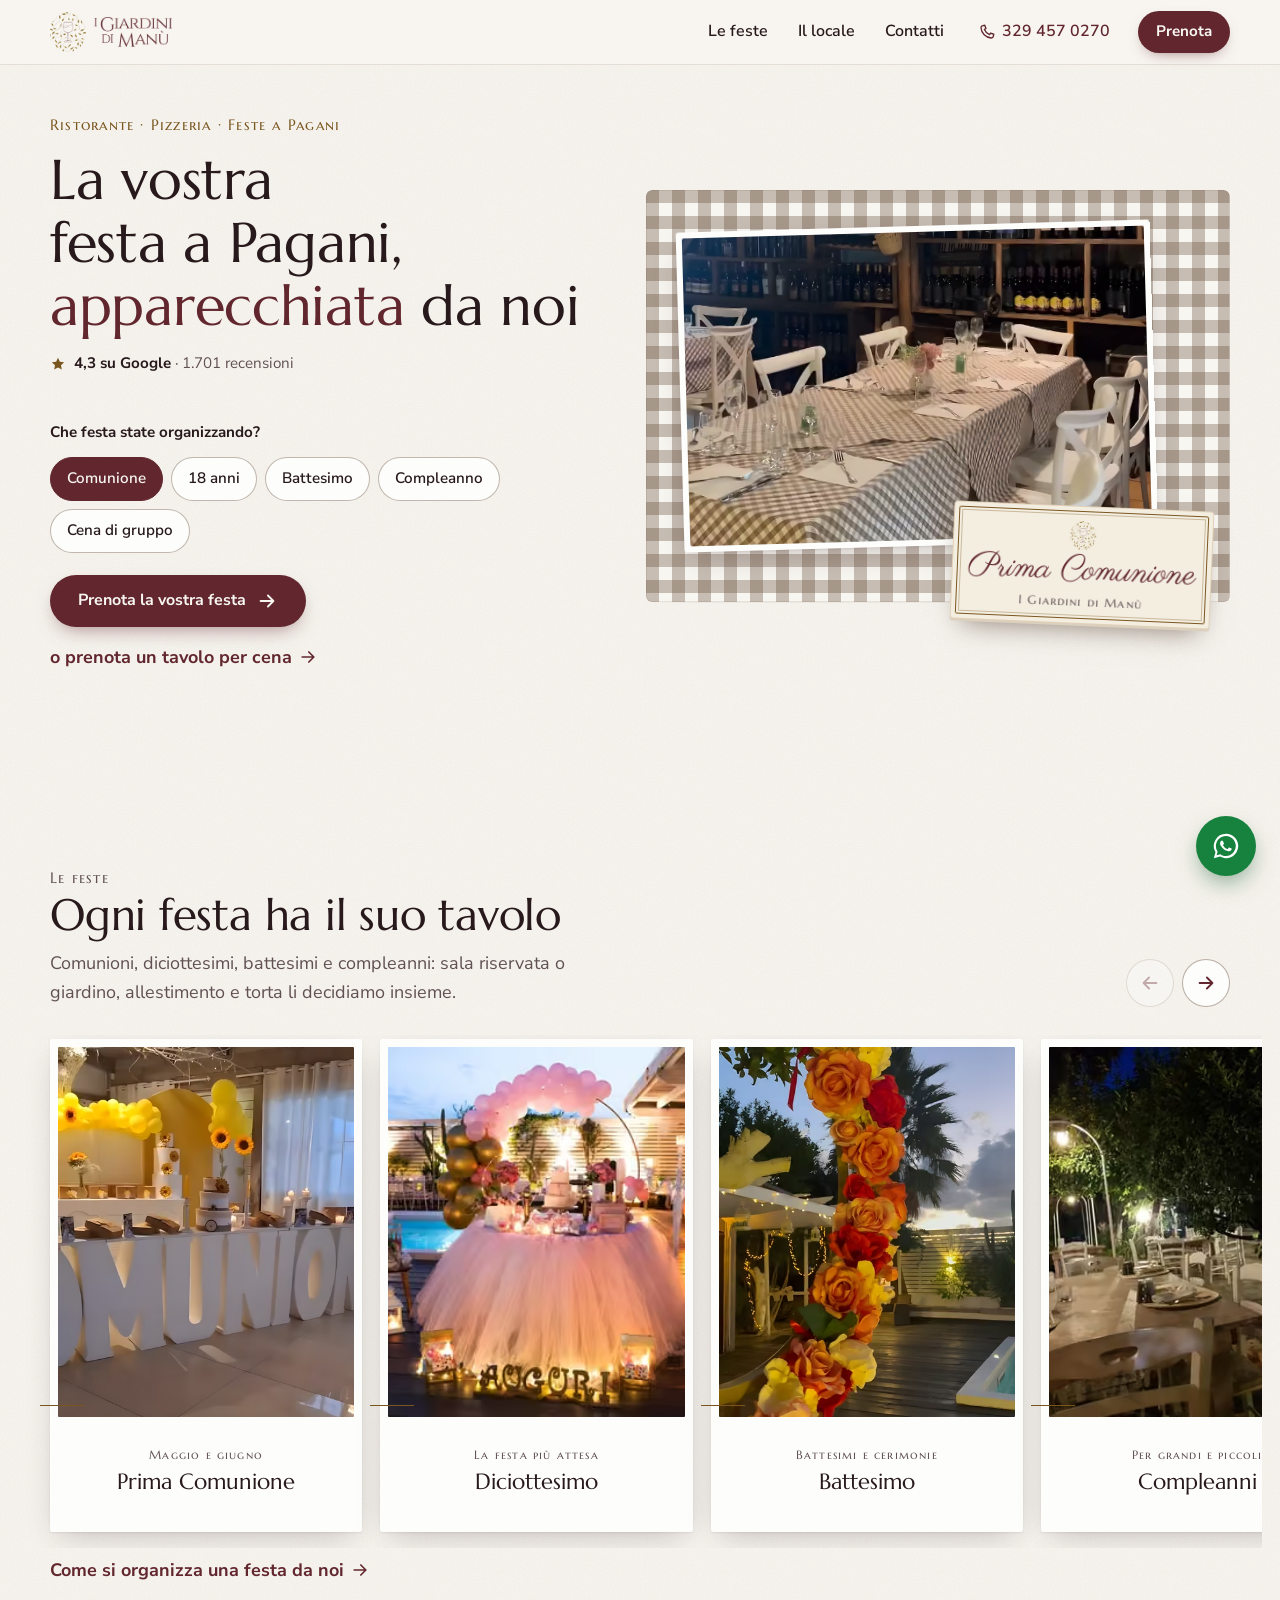
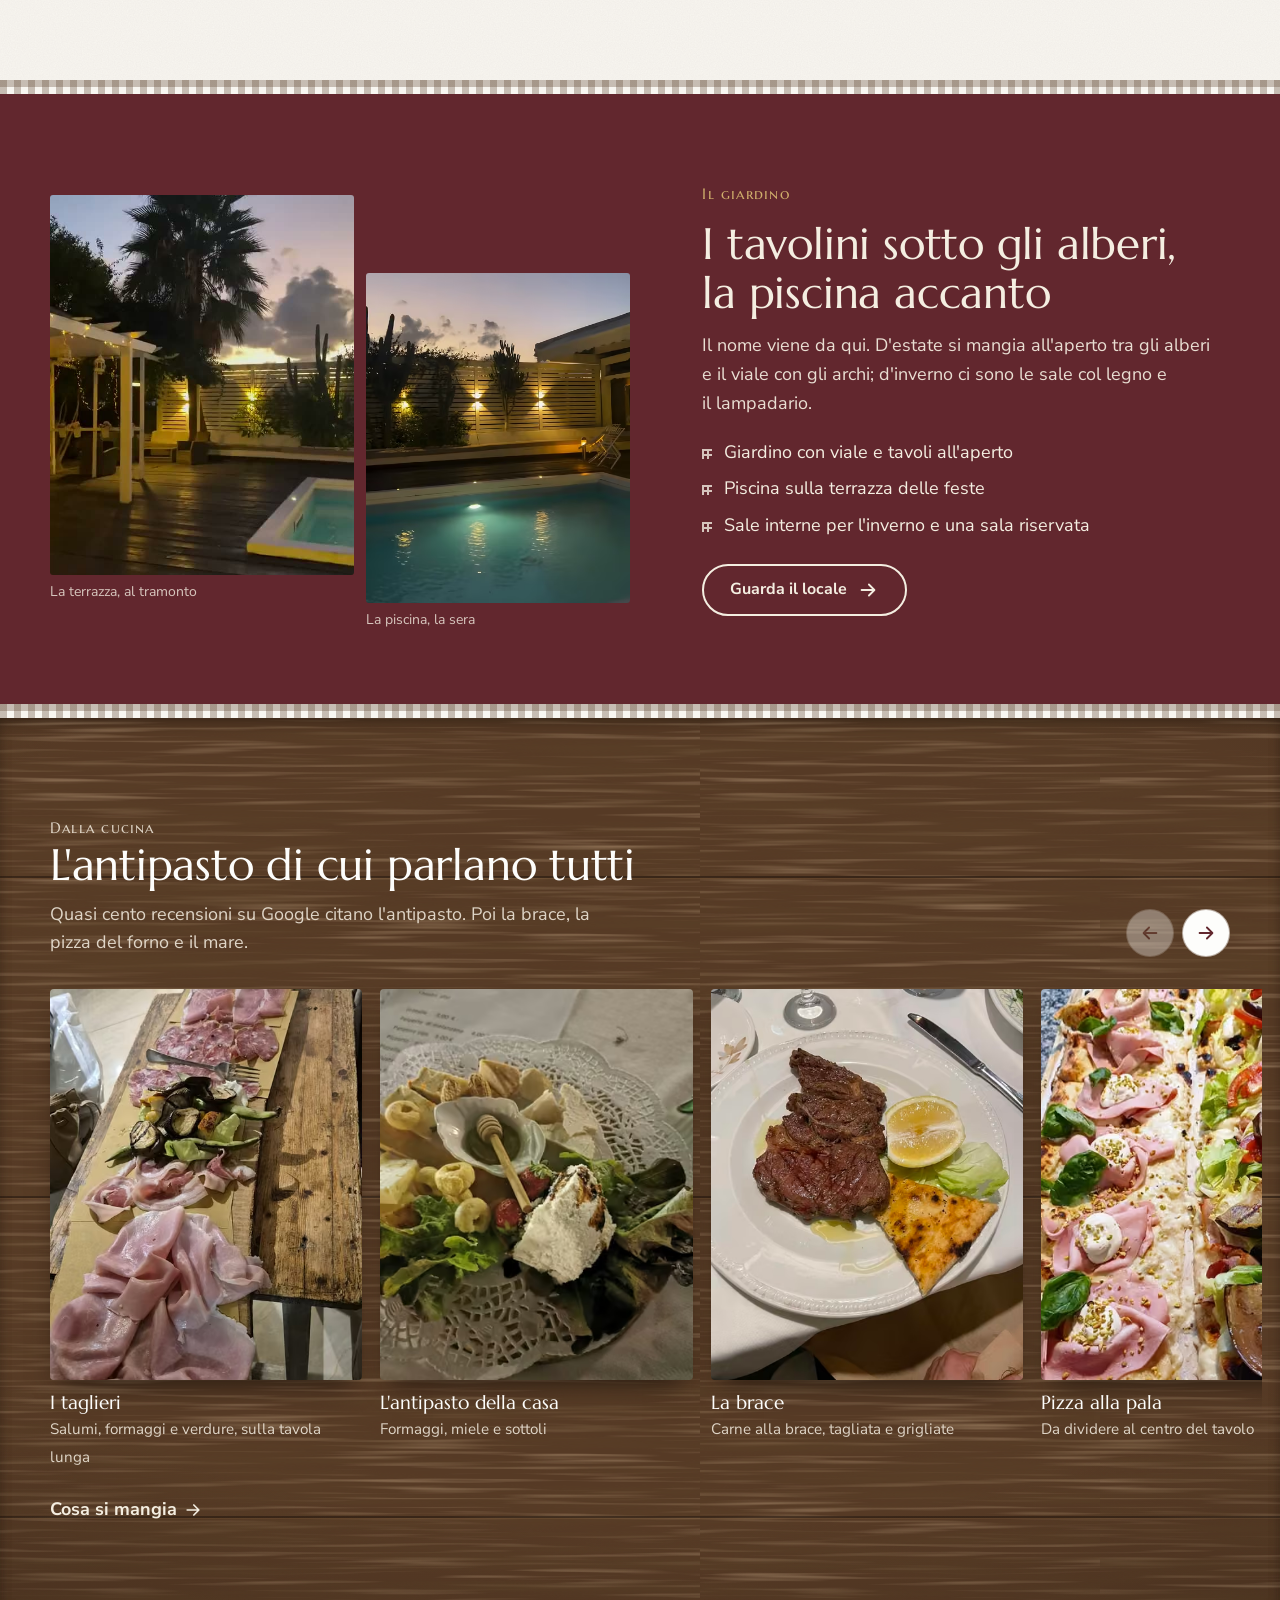
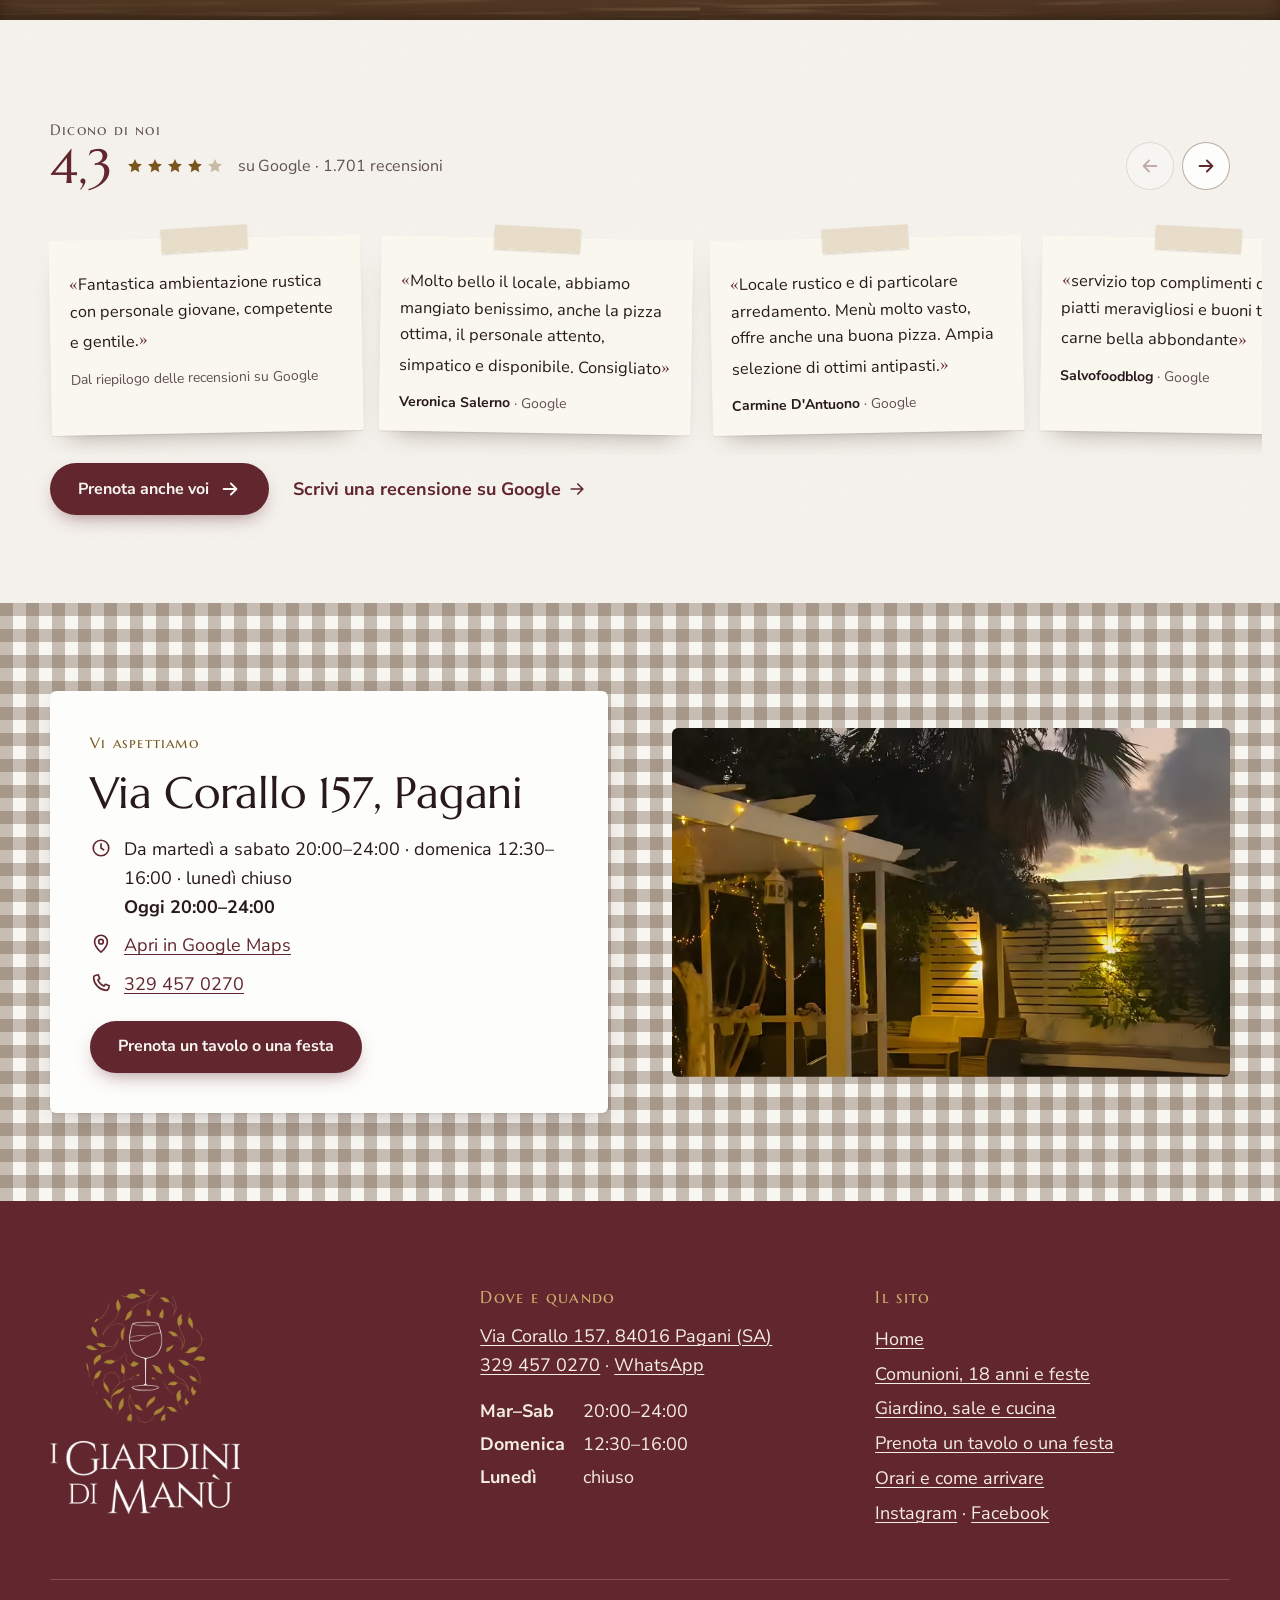
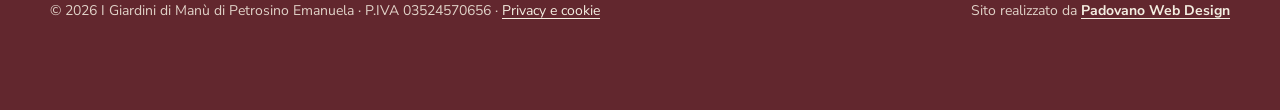
<file: index.html>
<!doctype html>
<html lang="it">
<head>
<meta charset="utf-8">
<meta name="viewport" content="width=device-width, initial-scale=1, viewport-fit=cover">
<title>I Giardini di Manù | Ristorante e feste con giardino a Pagani</title>
<meta name="description" content="Ristorante, pizzeria e braceria con giardino a Pagani. Comunioni, 18 anni, battesimi e feste private: chiedi il preventivo su WhatsApp.">
<meta name="robots" content="noindex, nofollow">
<link rel="canonical" href="https://chripav09-del.github.io/GiardiniDiManu/">
<meta name="theme-color" content="#f7f3ec">
<meta property="og:type" content="website">
<meta property="og:locale" content="it_IT">
<meta property="og:site_name" content="I Giardini di Manù">
<meta property="og:title" content="I Giardini di Manù | Ristorante e feste con giardino a Pagani">
<meta property="og:description" content="Ristorante, pizzeria e braceria con giardino a Pagani. Comunioni, 18 anni, battesimi e feste private: chiedi il preventivo su WhatsApp.">
<meta property="og:url" content="https://chripav09-del.github.io/GiardiniDiManu/">
<meta property="og:image" content="https://chripav09-del.github.io/GiardiniDiManu/og-image.jpg">
<meta property="og:image:width" content="1200">
<meta property="og:image:height" content="630">
<meta name="twitter:card" content="summary_large_image">
<link rel="icon" href="favicon.ico" sizes="any">
<link rel="icon" type="image/png" sizes="32x32" href="favicon-32.png">
<link rel="apple-touch-icon" href="apple-touch-icon.png">
<link rel="manifest" href="site.webmanifest">
<link rel="preload" href="fonts/marcellus.woff2" as="font" type="font/woff2" crossorigin>
<link rel="preload" href="fonts/nunito-sans.woff2" as="font" type="font/woff2" crossorigin>
<link rel="stylesheet" href="css/base.css">
<link rel="stylesheet" href="css/pagine.css">
<script>document.documentElement.classList.add("js")</script>
<script type="application/ld+json">{"@context":"https://schema.org","@type":"Restaurant","@id":"https://chripav09-del.github.io/GiardiniDiManu/#ristorante","name":"I Giardini di Manù","url":"https://chripav09-del.github.io/GiardiniDiManu/","image":["https://chripav09-del.github.io/GiardiniDiManu/img/sala-vini-tavoli-1200.jpg","https://chripav09-del.github.io/GiardiniDiManu/img/terrazza-tramonto-1200.jpg"],"logo":"https://chripav09-del.github.io/GiardiniDiManu/icon-512.png","telephone":"+39 329 457 0270","address":{"@type":"PostalAddress","streetAddress":"Via Corallo 157","postalCode":"84016","addressLocality":"Pagani","addressRegion":"SA","addressCountry":"IT"},"geo":{"@type":"GeoCoordinates","latitude":40.75588,"longitude":14.61530},"servesCuisine":["Cucina tipica campana","Pizza napoletana","Carne alla brace"],"acceptsReservations":"True","hasMap":"https://www.google.com/maps/place/I+Giardini+Di+Man%C3%B9/@40.755879,14.6153001,17z","openingHoursSpecification":[{"@type":"OpeningHoursSpecification","dayOfWeek":["Tuesday","Wednesday","Thursday","Friday","Saturday"],"opens":"20:00","closes":"23:59"},{"@type":"OpeningHoursSpecification","dayOfWeek":"Sunday","opens":"12:30","closes":"16:00"}],"sameAs":["https://www.instagram.com/igiardinidimanu/","https://www.facebook.com/igiardinidimanu/"]}</script>
</head>
<body>
<svg width="0" height="0" style="position:absolute" aria-hidden="true" focusable="false">
<symbol id="i-freccia" viewBox="0 0 24 24"><path d="M5 12h13m-5-6 6 6-6 6" fill="none" stroke="currentColor" stroke-width="2" stroke-linecap="round" stroke-linejoin="round"/></symbol>
<symbol id="i-freccia-sx" viewBox="0 0 24 24"><path d="M19 12H6m5-6-6 6 6 6" fill="none" stroke="currentColor" stroke-width="2" stroke-linecap="round" stroke-linejoin="round"/></symbol>
<symbol id="i-stella" viewBox="0 0 24 24"><path d="m12 2.8 2.8 5.9 6.4.8-4.7 4.4 1.2 6.4L12 17.1l-5.7 3.2 1.2-6.4-4.7-4.4 6.4-.8z" fill="currentColor"/></symbol>
<symbol id="i-tel" viewBox="0 0 24 24"><path d="M6.6 3.5 9 3l1.6 4.2-2 1.4a12 12 0 0 0 6.8 6.8l1.4-2L21 15l-.5 2.4A3 3 0 0 1 17.6 20 14.6 14.6 0 0 1 4 6.4a3 3 0 0 1 2.6-2.9Z" fill="none" stroke="currentColor" stroke-width="1.8" stroke-linejoin="round"/></symbol>
<symbol id="i-pin" viewBox="0 0 24 24"><path d="M12 21s7-6.2 7-11.5a7 7 0 1 0-14 0C5 14.8 12 21 12 21Z" fill="none" stroke="currentColor" stroke-width="1.8"/><circle cx="12" cy="9.5" r="2.5" fill="none" stroke="currentColor" stroke-width="1.8"/></symbol>
<symbol id="i-orologio" viewBox="0 0 24 24"><circle cx="12" cy="12" r="8.5" fill="none" stroke="currentColor" stroke-width="1.8"/><path d="M12 7.5V12l3 2" fill="none" stroke="currentColor" stroke-width="1.8" stroke-linecap="round"/></symbol>
<symbol id="i-wa" viewBox="0 0 32 32"><path fill="currentColor" d="M16 3a13 13 0 0 0-11.2 19.6L3 29l6.6-1.7A13 13 0 1 0 16 3Zm0 23.6c-2 0-4-.5-5.7-1.6l-.4-.2-3.9 1 1-3.8-.2-.4A10.6 10.6 0 1 1 16 26.6Zm5.8-7.9c-.3-.2-1.9-.9-2.2-1-.3-.1-.5-.2-.7.2l-1 1.2c-.2.2-.4.2-.7.1a8.7 8.7 0 0 1-4.3-3.8c-.3-.6.3-.5.9-1.7.1-.2 0-.4 0-.5l-1-2.4c-.3-.6-.5-.5-.7-.5h-.6c-.2 0-.5.1-.8.4-.3.3-1 1-1 2.5s1.1 2.9 1.2 3.1c.2.2 2.1 3.3 5.2 4.6 1.9.8 2.7.9 3.6.7.6-.1 1.9-.8 2.1-1.5.3-.7.3-1.4.2-1.5 0-.1-.3-.2-.5-.3Z"/></symbol>
<symbol id="i-ig" viewBox="0 0 24 24"><rect x="3.5" y="3.5" width="17" height="17" rx="5" fill="none" stroke="currentColor" stroke-width="1.8"/><circle cx="12" cy="12" r="4" fill="none" stroke="currentColor" stroke-width="1.8"/><circle cx="17.3" cy="6.7" r="1.1" fill="currentColor"/></symbol>
<symbol id="i-fb" viewBox="0 0 24 24"><path d="M14 8.5V6.8c0-.8.2-1.3 1.4-1.3H17V2.6A21 21 0 0 0 14.6 2.5C12.2 2.5 10.6 4 10.6 6.6v1.9H8v3.2h2.6V21.5H14v-9.8h2.6l.4-3.2Z" fill="currentColor"/></symbol>
</svg>
<a class="salta" href="#contenuto">Vai al contenuto</a>
<header class="testata">
 <div class="cont">
  <a class="marchio" href="./" aria-label="I Giardini di Manù, torna alla home">
   <img src="img/emblema-chiaro-96.png" width="96" height="108" alt="">
   <img class="wm" src="img/wordmark-chiaro-360.png" width="360" height="138" alt="">
  </a>
  <nav class="nav" aria-label="Principale"><ul><li><a href="feste.html">Le feste</a></li><li><a href="locale.html">Il locale</a></li><li><a href="contatti.html">Contatti</a></li><li><a class="tel" href="tel:+393294570270"><svg aria-hidden="true"><use href="#i-tel"/></svg>329 457 0270</a></li></ul></nav>
  <div class="testata-az">
   <a class="btn-prenota" href="prenota.html">Prenota</a>
   <button class="btn-menu" type="button" aria-expanded="false" aria-controls="menu-carta" data-menu><span class="bm-ico" aria-hidden="true"><i></i><i></i></span>Menù</button>
  </div>
 </div>
 <div class="menu-carta" id="menu-carta" hidden>
  <div class="mc-in cont">
   <p class="mc-titolo" aria-hidden="true">Menù</p>
   <nav aria-label="Menù del sito"><ul class="mc-lista"><li><a href="./" aria-current="page"><span class="mc-t">Home</span><span class="mc-p" aria-hidden="true"></span><span class="mc-d">La tavola apparecchiata</span></a></li><li><a href="feste.html"><span class="mc-t">Le feste</span><span class="mc-p" aria-hidden="true"></span><span class="mc-d">Comunioni, 18 anni, battesimi</span></a></li><li><a href="locale.html"><span class="mc-t">Il locale</span><span class="mc-p" aria-hidden="true"></span><span class="mc-d">Giardino, sale e cucina</span></a></li><li><a href="prenota.html"><span class="mc-t">Prenota</span><span class="mc-p" aria-hidden="true"></span><span class="mc-d">Un tavolo o la vostra festa</span></a></li><li><a href="contatti.html"><span class="mc-t">Contatti</span><span class="mc-p" aria-hidden="true"></span><span class="mc-d">Orari e come arrivare</span></a></li></ul></nav>
   <p class="mc-piede"><a href="tel:+393294570270"><svg aria-hidden="true"><use href="#i-tel"/></svg>329 457 0270</a><a href="https://wa.me/393294570270?text=Buongiorno%21%20Vi%20scrivo%20dal%20sito." target="_blank" rel="noopener"><svg aria-hidden="true"><use href="#i-wa"/></svg>WhatsApp</a></p>
  </div>
 </div>
</header>
<main id="contenuto">

<section class="tavola" aria-labelledby="h1">
 <div class="cont tavola-g">
  <div class="tavola-testo">
   <p class="sopra">Ristorante · Pizzeria · Feste a Pagani</p>
   <h1 id="h1">La vostra festa a Pagani, <em>apparecchiata</em> da noi</h1>
   <a class="fiducia" href="https://www.google.com/maps/place/I+Giardini+Di+Man%C3%B9/@40.755879,14.6153001,17z" target="_blank" rel="noopener"><svg aria-hidden="true"><use href="#i-stella"/></svg><span><strong>4,3 su Google</strong> · 1.701 recensioni</span></a>
  </div>

  <div class="piano" data-tavolo>
   <div class="tovaglia vichy" aria-hidden="true"></div>
   <div class="foto-appoggiata"><picture><source type="image/avif" srcset="img/sala-vini-tavoli-480.avif 480w, img/sala-vini-tavoli-800.avif 800w, img/sala-vini-tavoli-1200.avif 1200w" sizes="(min-width: 960px) 560px, 88vw"><source type="image/webp" srcset="img/sala-vini-tavoli-480.webp 480w, img/sala-vini-tavoli-800.webp 800w, img/sala-vini-tavoli-1200.webp 1200w" sizes="(min-width: 960px) 560px, 88vw"><img src="img/sala-vini-tavoli-800.jpg" srcset="img/sala-vini-tavoli-480.jpg 480w, img/sala-vini-tavoli-800.jpg 800w, img/sala-vini-tavoli-1200.jpg 1200w" sizes="(min-width: 960px) 560px, 88vw" width="1200" height="800" alt="La sala dei vini dei Giardini di Manù con i tavoli apparecchiati, le tovaglie a quadretti e le sedie bianche" fetchpriority="high" decoding="async"></picture></div>
   <div class="segnaposto" aria-hidden="true">
    <div class="sp-carta">
     <div class="sp-faccia sp-fronte"><img class="sp-emblema" src="img/emblema-chiaro-96.png" width="96" height="108" alt=""><span class="sp-nome">Prima Comunione</span><span class="sp-sotto">I Giardini di Manù</span></div>
     <div class="sp-faccia sp-retro"><img class="sp-emblema" src="img/emblema-chiaro-96.png" width="96" height="108" alt=""><span class="sp-nome">I miei 18 anni</span><span class="sp-sotto">I Giardini di Manù</span></div>
    </div>
   </div>
   <p class="vis-nascosto" aria-live="polite" data-annuncio></p>
  </div>

  <div class="tavola-scelta">
   <div class="scegli">
    <p class="scegli-t" id="scegli-t">Che festa state organizzando?</p>
    <ul class="feste-chip" aria-labelledby="scegli-t">
     <li><button class="chip" type="button" aria-pressed="true" data-festa="comunione" data-nome="Prima Comunione">Comunione</button></li>
     <li><button class="chip" type="button" aria-pressed="false" data-festa="diciottesimo" data-nome="I miei 18 anni">18 anni</button></li>
     <li><button class="chip" type="button" aria-pressed="false" data-festa="battesimo" data-nome="Battesimo">Battesimo</button></li>
     <li><button class="chip" type="button" aria-pressed="false" data-festa="compleanno" data-nome="Buon compleanno">Compleanno</button></li>
     <li><button class="chip" type="button" aria-pressed="false" data-festa="cena" data-nome="Cena tra amici">Cena di gruppo</button></li>
    </ul>
   </div>
   <div class="tavola-azioni">
    <a class="btn btn-p" data-cta-festa href="prenota.html?tipo=festa&amp;festa=comunione">Prenota la vostra festa<svg aria-hidden="true"><use href="#i-freccia"/></svg></a>
    <a class="link-f" href="prenota.html?tipo=tavolo">o prenota un tavolo per cena <svg aria-hidden="true"><use href="#i-freccia"/></svg></a>
   </div>
  </div>
 </div>
</section>

<section class="sez" aria-labelledby="h-feste">
 <div class="cont caro" data-caro>
  <div class="sez-testa">
   <div><p class="sopra">Le feste</p><h2 id="h-feste">Ogni festa ha il suo tavolo</h2>
   <p>Comunioni, diciottesimi, battesimi e compleanni: sala riservata o giardino, allestimento e torta li decidiamo insieme.</p></div>
   <div class="caro-frecce"><button class="freccia" type="button" aria-label="Feste precedenti"><svg aria-hidden="true"><use href="#i-freccia-sx"/></svg></button><button class="freccia" type="button" aria-label="Feste successive"><svg aria-hidden="true"><use href="#i-freccia"/></svg></button></div>
  </div>
  <div class="caro-pista">
   <a class="invito" href="feste.html#comunione" data-entra><picture><source type="image/avif" srcset="img/festa-comunione-480.avif 480w, img/festa-comunione-800.avif 800w" sizes="(min-width: 1024px) 320px, 78vw"><source type="image/webp" srcset="img/festa-comunione-480.webp 480w, img/festa-comunione-800.webp 800w" sizes="(min-width: 1024px) 320px, 78vw"><img src="img/festa-comunione-800.jpg" srcset="img/festa-comunione-480.jpg 480w, img/festa-comunione-800.jpg 800w" sizes="(min-width: 1024px) 320px, 78vw" width="800" height="1422" alt="Sala allestita per una Prima Comunione con la grande scritta luminosa COMUNIONE e i palloncini" loading="lazy" decoding="async"></picture><span class="invito-t"><span>Maggio e giugno</span><strong>Prima Comunione</strong></span></a>
   <a class="invito" href="feste.html#diciottesimo" data-entra><picture><source type="image/avif" srcset="img/festa-diciottesimo-480.avif 480w, img/festa-diciottesimo-800.avif 800w, img/festa-diciottesimo-1200.avif 1200w" sizes="(min-width: 1024px) 320px, 78vw"><source type="image/webp" srcset="img/festa-diciottesimo-480.webp 480w, img/festa-diciottesimo-800.webp 800w, img/festa-diciottesimo-1200.webp 1200w" sizes="(min-width: 1024px) 320px, 78vw"><img src="img/festa-diciottesimo-800.jpg" srcset="img/festa-diciottesimo-480.jpg 480w, img/festa-diciottesimo-800.jpg 800w, img/festa-diciottesimo-1200.jpg 1200w" sizes="(min-width: 1024px) 320px, 78vw" width="1200" height="799" alt="Tavolo della torta per una festa a bordo piscina con arco di palloncini e lanterne" loading="lazy" decoding="async"></picture><span class="invito-t"><span>La festa più attesa</span><strong>Diciottesimo</strong></span></a>
   <a class="invito" href="feste.html#battesimo" data-entra><picture><source type="image/avif" srcset="img/festa-arco-fiori-480.avif 480w, img/festa-arco-fiori-800.avif 800w" sizes="(min-width: 1024px) 320px, 78vw"><source type="image/webp" srcset="img/festa-arco-fiori-480.webp 480w, img/festa-arco-fiori-800.webp 800w" sizes="(min-width: 1024px) 320px, 78vw"><img src="img/festa-arco-fiori-800.jpg" srcset="img/festa-arco-fiori-480.jpg 480w, img/festa-arco-fiori-800.jpg 800w" sizes="(min-width: 1024px) 320px, 78vw" width="800" height="1422" alt="Arco di fiori arancioni e gialli sulla terrazza vicino alla piscina" loading="lazy" decoding="async"></picture><span class="invito-t"><span>Battesimi e cerimonie</span><strong>Battesimo</strong></span></a>
   <a class="invito" href="feste.html#compleanni" data-entra><picture><source type="image/avif" srcset="img/giardino-sera-480.avif 480w, img/giardino-sera-800.avif 800w, img/giardino-sera-1200.avif 1200w" sizes="(min-width: 1024px) 320px, 78vw"><source type="image/webp" srcset="img/giardino-sera-480.webp 480w, img/giardino-sera-800.webp 800w, img/giardino-sera-1200.webp 1200w" sizes="(min-width: 1024px) 320px, 78vw"><img src="img/giardino-sera-800.jpg" srcset="img/giardino-sera-480.jpg 480w, img/giardino-sera-800.jpg 800w, img/giardino-sera-1200.jpg 1200w" sizes="(min-width: 1024px) 320px, 78vw" width="1200" height="900" alt="Tavoli apparecchiati sotto gli alberi del giardino, la sera" loading="lazy" decoding="async"></picture><span class="invito-t"><span>Per grandi e piccoli</span><strong>Compleanni</strong></span></a>
   <a class="invito" href="feste.html#cene" data-entra><picture><source type="image/avif" srcset="img/sala-lampadario-480.avif 480w, img/sala-lampadario-800.avif 800w, img/sala-lampadario-1200.avif 1200w" sizes="(min-width: 1024px) 320px, 78vw"><source type="image/webp" srcset="img/sala-lampadario-480.webp 480w, img/sala-lampadario-800.webp 800w, img/sala-lampadario-1200.webp 1200w" sizes="(min-width: 1024px) 320px, 78vw"><img src="img/sala-lampadario-800.jpg" srcset="img/sala-lampadario-480.jpg 480w, img/sala-lampadario-800.jpg 800w, img/sala-lampadario-1200.jpg 1200w" sizes="(min-width: 1024px) 320px, 78vw" width="1200" height="900" alt="Sala interna rustica con travi in legno, lampadario in ferro battuto e tovaglie a quadri" loading="lazy" decoding="async"></picture><span class="invito-t"><span>Gruppi e aziende</span><strong>Cene di gruppo</strong></span></a>
  </div>
  <a class="link-f" href="feste.html">Come si organizza una festa da noi <svg aria-hidden="true"><use href="#i-freccia"/></svg></a>
 </div>
</section>

<div class="orlo" aria-hidden="true"></div>
<section class="sez su-vino" aria-labelledby="h-giardino">
 <div class="cont giardino-g">
  <div class="giardino-foto">
   <figure class="f1" data-scopri><div class="vid"><video data-auto muted loop playsinline preload="none" poster="img/giardino-tramonto-poster.jpg" width="540" height="676" aria-label="La terrazza della piscina al tramonto: il gazebo con le lucine, la palma e il deck di legno"><source src="video/giardino-tramonto.mp4" type="video/mp4"></video></div><figcaption>La terrazza, al tramonto</figcaption></figure>
   <figure class="f2" data-scopri><picture><source type="image/avif" srcset="img/piscina-sera-480.avif 480w, img/piscina-sera-800.avif 800w, img/piscina-sera-1200.avif 1200w" sizes="(min-width: 960px) 300px, 44vw"><source type="image/webp" srcset="img/piscina-sera-480.webp 480w, img/piscina-sera-800.webp 800w, img/piscina-sera-1200.webp 1200w" sizes="(min-width: 960px) 300px, 44vw"><img src="img/piscina-sera-800.jpg" srcset="img/piscina-sera-480.jpg 480w, img/piscina-sera-800.jpg 800w, img/piscina-sera-1200.jpg 1200w" sizes="(min-width: 960px) 300px, 44vw" width="1200" height="1500" alt="La piscina illuminata la sera, con le luci sul muro bianco e le piante grasse" loading="lazy" decoding="async"></picture><figcaption>La piscina, la sera</figcaption></figure>
  </div>
  <div class="giardino-testo">
   <p class="sopra">Il giardino</p>
   <h2 id="h-giardino">I tavolini sotto gli alberi, la piscina accanto</h2>
   <p>Il nome viene da qui. D'estate si mangia all'aperto tra gli alberi e il viale con gli archi; d'inverno ci sono le sale col legno e il lampadario.</p>
   <ul class="punti">
    <li>Giardino con viale e tavoli all'aperto</li>
    <li>Piscina sulla terrazza delle feste</li>
    <li>Sale interne per l'inverno e una sala riservata</li>
   </ul>
   <a class="btn btn-c" href="locale.html">Guarda il locale <svg aria-hidden="true"><use href="#i-freccia"/></svg></a>
  </div>
 </div>
</section>
<div class="orlo" aria-hidden="true"></div>

<section class="sez legno" aria-labelledby="h-cucina">
 <div class="cont caro" data-caro>
  <div class="sez-testa">
   <div><p class="sopra">Dalla cucina</p><h2 id="h-cucina">L'antipasto di cui parlano tutti</h2>
   <p>Quasi cento recensioni su Google citano l'antipasto. Poi la brace, la pizza del forno e il mare.</p></div>
   <div class="caro-frecce"><button class="freccia" type="button" aria-label="Piatti precedenti"><svg aria-hidden="true"><use href="#i-freccia-sx"/></svg></button><button class="freccia" type="button" aria-label="Piatti successivi"><svg aria-hidden="true"><use href="#i-freccia"/></svg></button></div>
  </div>
  <div class="caro-pista">
   <figure class="piatto" data-entra><picture><source type="image/avif" srcset="img/tagliere-lungo-480.avif 480w, img/tagliere-lungo-800.avif 800w" sizes="(min-width: 1024px) 320px, 78vw"><source type="image/webp" srcset="img/tagliere-lungo-480.webp 480w, img/tagliere-lungo-800.webp 800w" sizes="(min-width: 1024px) 320px, 78vw"><img src="img/tagliere-lungo-800.jpg" srcset="img/tagliere-lungo-480.jpg 480w, img/tagliere-lungo-800.jpg 800w" sizes="(min-width: 1024px) 320px, 78vw" width="800" height="1732" alt="Tagliere lungo di legno con salumi, prosciutto e verdure grigliate" loading="lazy" decoding="async"></picture><figcaption><strong>I taglieri</strong><span>Salumi, formaggi e verdure, sulla tavola lunga</span></figcaption></figure>
   <figure class="piatto" data-entra><picture><source type="image/avif" srcset="img/antipasto-480.avif 480w, img/antipasto-800.avif 800w, img/antipasto-1200.avif 1200w" sizes="(min-width: 1024px) 320px, 78vw"><source type="image/webp" srcset="img/antipasto-480.webp 480w, img/antipasto-800.webp 800w, img/antipasto-1200.webp 1200w" sizes="(min-width: 1024px) 320px, 78vw"><img src="img/antipasto-800.jpg" srcset="img/antipasto-480.jpg 480w, img/antipasto-800.jpg 800w, img/antipasto-1200.jpg 1200w" sizes="(min-width: 1024px) 320px, 78vw" width="1200" height="1200" alt="Antipasto con formaggi, ricotta, miele, salumi e insalata su centrino" loading="lazy" decoding="async"></picture><figcaption><strong>L'antipasto della casa</strong><span>Formaggi, miele e sottoli</span></figcaption></figure>
   <figure class="piatto" data-entra><picture><source type="image/avif" srcset="img/tagliata-480.avif 480w, img/tagliata-800.avif 800w, img/tagliata-1200.avif 1200w" sizes="(min-width: 1024px) 320px, 78vw"><source type="image/webp" srcset="img/tagliata-480.webp 480w, img/tagliata-800.webp 800w, img/tagliata-1200.webp 1200w" sizes="(min-width: 1024px) 320px, 78vw"><img src="img/tagliata-800.jpg" srcset="img/tagliata-480.jpg 480w, img/tagliata-800.jpg 800w, img/tagliata-1200.jpg 1200w" sizes="(min-width: 1024px) 320px, 78vw" width="1200" height="1600" alt="Tagliata di carne alla brace con limone e un triangolo di pizza" loading="lazy" decoding="async"></picture><figcaption><strong>La brace</strong><span>Carne alla brace, tagliata e grigliate</span></figcaption></figure>
   <figure class="piatto" data-entra><picture><source type="image/avif" srcset="img/pala-pizza-480.avif 480w, img/pala-pizza-800.avif 800w, img/pala-pizza-1200.avif 1200w" sizes="(min-width: 1024px) 320px, 78vw"><source type="image/webp" srcset="img/pala-pizza-480.webp 480w, img/pala-pizza-800.webp 800w, img/pala-pizza-1200.webp 1200w" sizes="(min-width: 1024px) 320px, 78vw"><img src="img/pala-pizza-800.jpg" srcset="img/pala-pizza-480.jpg 480w, img/pala-pizza-800.jpg 800w, img/pala-pizza-1200.jpg 1200w" sizes="(min-width: 1024px) 320px, 78vw" width="1200" height="1200" alt="Pizza alla pala con mortadella, burrata, melanzane e pistacchio" loading="lazy" decoding="async"></picture><figcaption><strong>Pizza alla pala</strong><span>Da dividere al centro del tavolo</span></figcaption></figure>
   <figure class="piatto" data-entra><picture><source type="image/avif" srcset="img/margherita-vichy-480.avif 480w, img/margherita-vichy-800.avif 800w" sizes="(min-width: 1024px) 320px, 78vw"><source type="image/webp" srcset="img/margherita-vichy-480.webp 480w, img/margherita-vichy-800.webp 800w" sizes="(min-width: 1024px) 320px, 78vw"><img src="img/margherita-vichy-800.jpg" srcset="img/margherita-vichy-480.jpg 480w, img/margherita-vichy-800.jpg 800w" sizes="(min-width: 1024px) 320px, 78vw" width="800" height="1422" alt="Pizza margherita con mozzarella e basilico sulla tovaglia a quadretti" loading="lazy" decoding="async"></picture><figcaption><strong>La margherita</strong><span>Pizza napoletana dal forno</span></figcaption></figure>
   <figure class="piatto" data-entra><picture><source type="image/avif" srcset="img/cozze-480.avif 480w, img/cozze-800.avif 800w, img/cozze-1200.avif 1200w" sizes="(min-width: 1024px) 320px, 78vw"><source type="image/webp" srcset="img/cozze-480.webp 480w, img/cozze-800.webp 800w, img/cozze-1200.webp 1200w" sizes="(min-width: 1024px) 320px, 78vw"><img src="img/cozze-800.jpg" srcset="img/cozze-480.jpg 480w, img/cozze-800.jpg 800w, img/cozze-1200.jpg 1200w" sizes="(min-width: 1024px) 320px, 78vw" width="1200" height="1200" alt="Spaghetti con cozze, vongole e gamberi" loading="lazy" decoding="async"></picture><figcaption><strong>Il mare</strong><span>Cozze, vongole e gamberi</span></figcaption></figure>
  </div>
  <a class="link-f" href="locale.html#cucina">Cosa si mangia <svg aria-hidden="true"><use href="#i-freccia"/></svg></a>
 </div>
</section>

<section class="sez rec-sez" aria-labelledby="h-rec">
 <div class="cont caro" data-caro>
  <div class="sez-testa">
   <div><p class="sopra">Dicono di noi</p>
   <h2 id="h-rec" class="voti"><span class="num">4,3</span><span class="stelle" aria-hidden="true"><svg><use href="#i-stella"/></svg><svg><use href="#i-stella"/></svg><svg><use href="#i-stella"/></svg><svg><use href="#i-stella"/></svg><svg style="opacity:.35"><use href="#i-stella"/></svg></span><span class="voti-s">su Google · 1.701 recensioni</span></h2></div>
   <div class="caro-frecce"><button class="freccia" type="button" aria-label="Recensioni precedenti"><svg aria-hidden="true"><use href="#i-freccia-sx"/></svg></button><button class="freccia" type="button" aria-label="Recensioni successive"><svg aria-hidden="true"><use href="#i-freccia"/></svg></button></div>
  </div>
  <ul class="caro-pista bigliettini">
   <li class="bigliettino" data-entra><figure class="rec"><blockquote><p>Fantastica ambientazione rustica con personale giovane, competente e gentile.</p></blockquote><figcaption>Dal riepilogo delle recensioni su Google</figcaption></figure></li>
   <li class="bigliettino" data-entra><figure class="rec"><blockquote><p>Molto bello il locale, abbiamo mangiato benissimo, anche la pizza ottima, il personale attento, simpatico e disponibile. Consigliato</p></blockquote><figcaption><b>Veronica Salerno</b> · Google</figcaption></figure></li>
   <li class="bigliettino" data-entra><figure class="rec"><blockquote><p>Locale rustico e di particolare arredamento. Menù molto vasto, offre anche una buona pizza. Ampia selezione di ottimi antipasti.</p></blockquote><figcaption><b>Carmine D'Antuono</b> · Google</figcaption></figure></li>
   <li class="bigliettino" data-entra><figure class="rec"><blockquote><p>servizio top complimenti davvero piatti meravigliosi e buoni tagliata di carne bella abbondante</p></blockquote><figcaption><b>Salvofoodblog</b> · Google</figcaption></figure></li>
  </ul>
  <div class="rec-azioni">
   <a class="btn btn-p" href="prenota.html">Prenota anche voi<svg aria-hidden="true"><use href="#i-freccia"/></svg></a>
   <a class="link-f" href="https://www.google.com/maps/place//data=!4m3!3m2!1s0x133bb8d70531a0bd:0x79409ad8cdff25ac!12e1" target="_blank" rel="noopener">Scrivi una recensione su Google <svg aria-hidden="true"><use href="#i-freccia"/></svg></a>
  </div>
 </div>
</section>

<section class="chiusura vichy" aria-labelledby="h-chiudi">
 <div class="cont chiusura-g">
  <div class="chiusura-card" data-entra>
   <p class="sopra">Vi aspettiamo</p>
   <h2 id="h-chiudi">Via Corallo 157, Pagani</h2>
   <ul class="info-r">
    <li><svg aria-hidden="true"><use href="#i-orologio"/></svg><span>Da martedì a sabato 20:00–24:00 · domenica 12:30–16:00 · lunedì chiuso<br><strong data-oggi></strong></span></li>
    <li><svg aria-hidden="true"><use href="#i-pin"/></svg><a href="https://www.google.com/maps/search/?api=1&query=I+Giardini+Di+Man%C3%B9+Via+Corallo+157+Pagani" target="_blank" rel="noopener">Apri in Google Maps</a></li>
    <li><svg aria-hidden="true"><use href="#i-tel"/></svg><a href="tel:+393294570270">329 457 0270</a></li>
   </ul>
   <a class="btn btn-p" href="prenota.html">Prenota un tavolo o una festa</a>
  </div>
  <div class="chiusura-foto" data-scopri><picture><source type="image/avif" srcset="img/terrazza-tramonto-480.avif 480w, img/terrazza-tramonto-800.avif 800w, img/terrazza-tramonto-1200.avif 1200w" sizes="(min-width: 960px) 520px, 92vw"><source type="image/webp" srcset="img/terrazza-tramonto-480.webp 480w, img/terrazza-tramonto-800.webp 800w, img/terrazza-tramonto-1200.webp 1200w" sizes="(min-width: 960px) 520px, 92vw"><img src="img/terrazza-tramonto-800.jpg" srcset="img/terrazza-tramonto-480.jpg 480w, img/terrazza-tramonto-800.jpg 800w, img/terrazza-tramonto-1200.jpg 1200w" sizes="(min-width: 960px) 520px, 92vw" width="1200" height="1500" alt="La terrazza della piscina al tramonto, con il gazebo e le lucine" loading="lazy" decoding="async"></picture></div>
 </div>
</section>
</main>
<footer class="piede su-vino">
 <div class="cont">
  <div class="piede-g">
   <div>
    <img class="logo-p" src="img/logo-per-fondo-scuro-480.png" width="480" height="568" alt="I Giardini di Manù" loading="lazy">
   </div>
   <div>
    <h2>Dove e quando</h2>
    <p><a href="https://www.google.com/maps/search/?api=1&query=I+Giardini+Di+Man%C3%B9+Via+Corallo+157+Pagani" target="_blank" rel="noopener">Via Corallo 157, 84016 Pagani (SA)</a><br>
    <a href="tel:+393294570270">329 457 0270</a> · <a href="https://wa.me/393294570270?text=Buongiorno%21%20Vi%20scrivo%20dal%20sito." target="_blank" rel="noopener">WhatsApp</a></p>
    <dl class="orari-p"><dt>Mar–Sab</dt><dd>20:00–24:00</dd><dt>Domenica</dt><dd>12:30–16:00</dd><dt>Lunedì</dt><dd>chiuso</dd></dl>
   </div>
   <div>
    <h2>Il sito</h2>
    <ul>
     <li><a href="./">Home</a></li>
     <li><a href="feste.html">Comunioni, 18 anni e feste</a></li>
     <li><a href="locale.html">Giardino, sale e cucina</a></li>
     <li><a href="prenota.html">Prenota un tavolo o una festa</a></li>
     <li><a href="contatti.html">Orari e come arrivare</a></li>
     <li><a href="https://www.instagram.com/igiardinidimanu/" target="_blank" rel="noopener">Instagram</a> · <a href="https://www.facebook.com/igiardinidimanu/" target="_blank" rel="noopener">Facebook</a></li>
    </ul>
   </div>
  </div>
  <div class="piede-legale">
   <span>© 2026 I Giardini di Manù di Petrosino Emanuela · P.IVA 03524570656 · <a href="privacy.html">Privacy e cookie</a></span>
   <span class="firma">Sito realizzato da <a href="https://padovanowebdesign.it" rel="noopener" target="_blank">Padovano Web Design</a></span>
  </div>
 </div>
</footer>
<a class="wa-flu" href="https://wa.me/393294570270?text=Buongiorno%21%20Vorrei%20informazioni%20per%20una%20festa%20ai%20Giardini%20di%20Man%C3%B9." target="_blank" rel="noopener" aria-label="Scrivici su WhatsApp"><svg aria-hidden="true"><use href="#i-wa"/></svg></a>
<script type="module" src="js/main.js"></script>
</body>
</html>
</file>
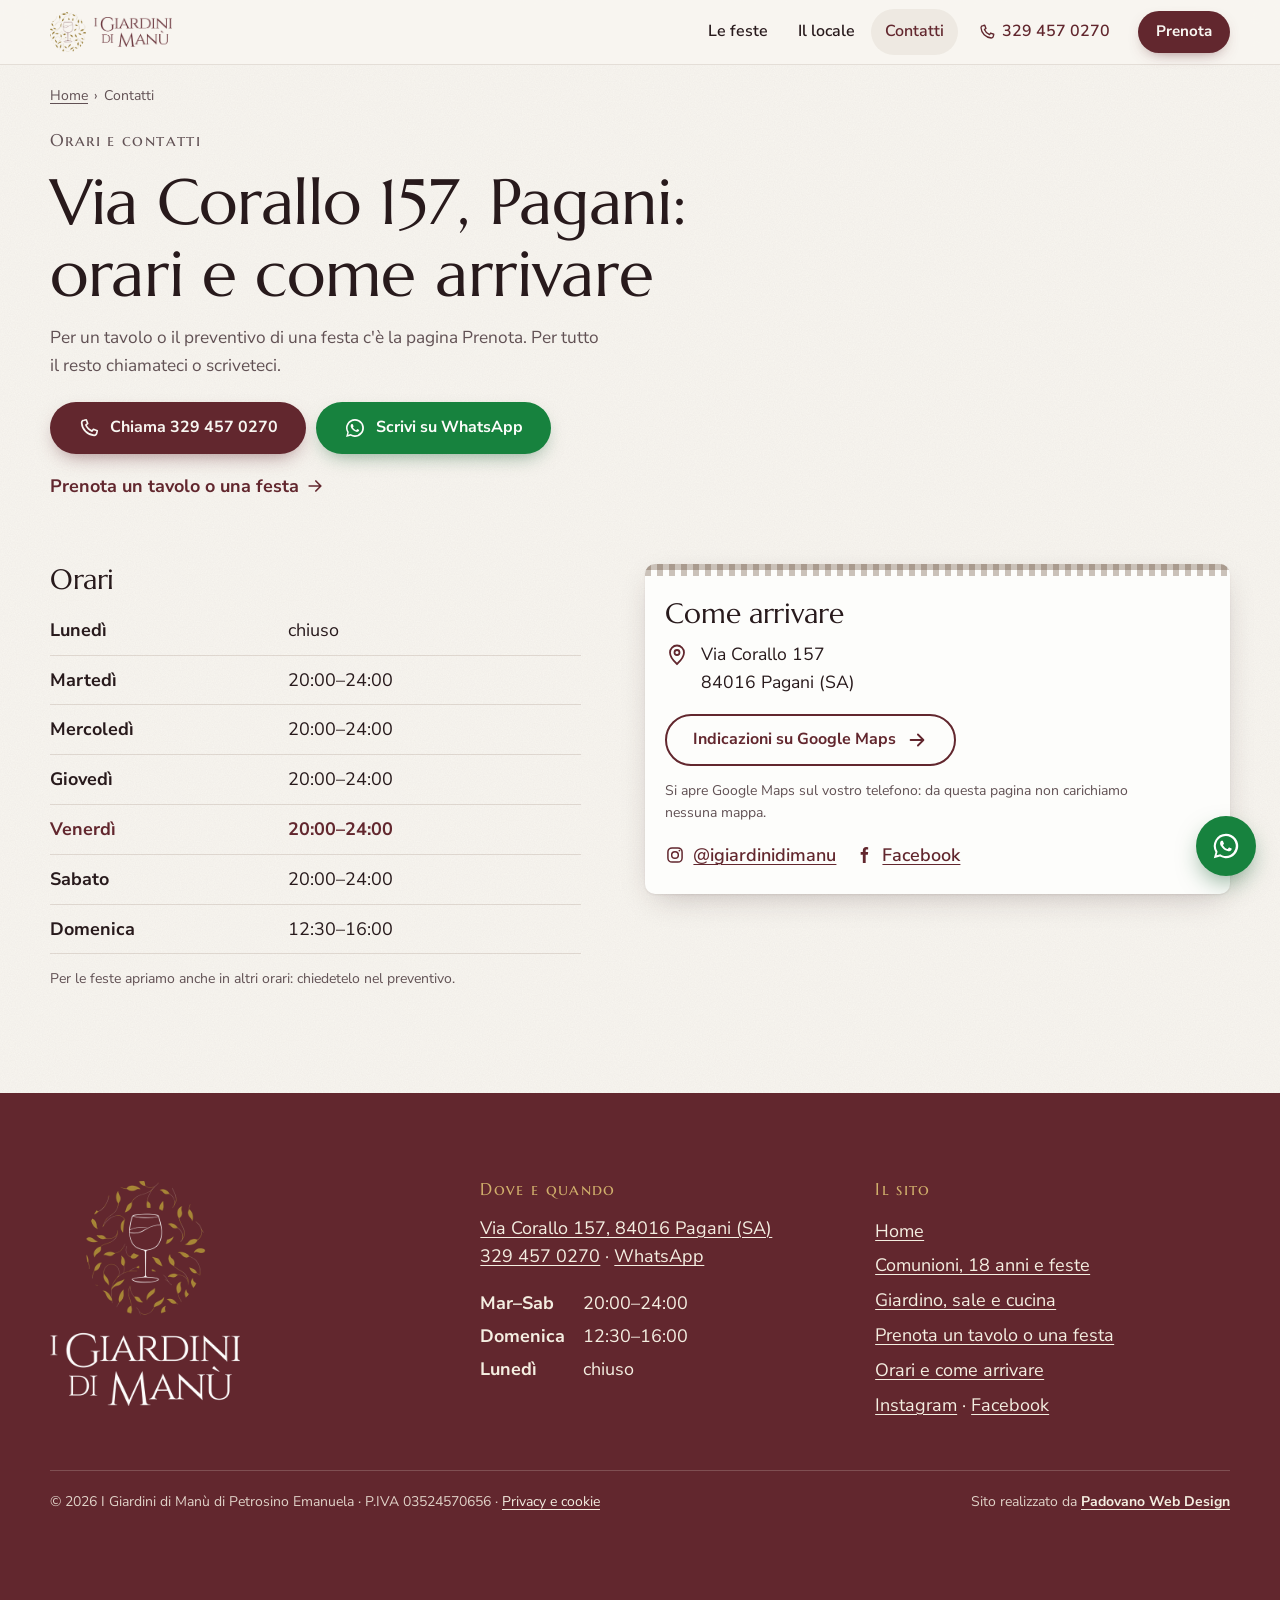
<file: contatti.html>
<!doctype html>
<html lang="it">
<head>
<meta charset="utf-8">
<meta name="viewport" content="width=device-width, initial-scale=1, viewport-fit=cover">
<title>Orari e contatti | I Giardini di Manù, Pagani</title>
<meta name="description" content="I Giardini di Manù, Via Corallo 157, Pagani: orari di apertura, telefono e WhatsApp 329 457 0270, indicazioni per arrivare.">
<meta name="robots" content="noindex, nofollow">
<link rel="canonical" href="https://chripav09-del.github.io/GiardiniDiManu/contatti.html">
<meta name="theme-color" content="#f7f3ec">
<meta property="og:type" content="website">
<meta property="og:locale" content="it_IT">
<meta property="og:site_name" content="I Giardini di Manù">
<meta property="og:title" content="Orari e contatti | I Giardini di Manù, Pagani">
<meta property="og:description" content="I Giardini di Manù, Via Corallo 157, Pagani: orari di apertura, telefono e WhatsApp 329 457 0270, indicazioni per arrivare.">
<meta property="og:url" content="https://chripav09-del.github.io/GiardiniDiManu/contatti.html">
<meta property="og:image" content="https://chripav09-del.github.io/GiardiniDiManu/og-image.jpg">
<meta property="og:image:width" content="1200">
<meta property="og:image:height" content="630">
<meta name="twitter:card" content="summary_large_image">
<link rel="icon" href="favicon.ico" sizes="any">
<link rel="icon" type="image/png" sizes="32x32" href="favicon-32.png">
<link rel="apple-touch-icon" href="apple-touch-icon.png">
<link rel="manifest" href="site.webmanifest">
<link rel="preload" href="fonts/marcellus.woff2" as="font" type="font/woff2" crossorigin>
<link rel="preload" href="fonts/nunito-sans.woff2" as="font" type="font/woff2" crossorigin>
<link rel="stylesheet" href="css/base.css">
<link rel="stylesheet" href="css/pagine.css">
<script>document.documentElement.classList.add("js")</script>
</head>
<body>
<svg width="0" height="0" style="position:absolute" aria-hidden="true" focusable="false">
<symbol id="i-freccia" viewBox="0 0 24 24"><path d="M5 12h13m-5-6 6 6-6 6" fill="none" stroke="currentColor" stroke-width="2" stroke-linecap="round" stroke-linejoin="round"/></symbol>
<symbol id="i-freccia-sx" viewBox="0 0 24 24"><path d="M19 12H6m5-6-6 6 6 6" fill="none" stroke="currentColor" stroke-width="2" stroke-linecap="round" stroke-linejoin="round"/></symbol>
<symbol id="i-stella" viewBox="0 0 24 24"><path d="m12 2.8 2.8 5.9 6.4.8-4.7 4.4 1.2 6.4L12 17.1l-5.7 3.2 1.2-6.4-4.7-4.4 6.4-.8z" fill="currentColor"/></symbol>
<symbol id="i-tel" viewBox="0 0 24 24"><path d="M6.6 3.5 9 3l1.6 4.2-2 1.4a12 12 0 0 0 6.8 6.8l1.4-2L21 15l-.5 2.4A3 3 0 0 1 17.6 20 14.6 14.6 0 0 1 4 6.4a3 3 0 0 1 2.6-2.9Z" fill="none" stroke="currentColor" stroke-width="1.8" stroke-linejoin="round"/></symbol>
<symbol id="i-pin" viewBox="0 0 24 24"><path d="M12 21s7-6.2 7-11.5a7 7 0 1 0-14 0C5 14.8 12 21 12 21Z" fill="none" stroke="currentColor" stroke-width="1.8"/><circle cx="12" cy="9.5" r="2.5" fill="none" stroke="currentColor" stroke-width="1.8"/></symbol>
<symbol id="i-orologio" viewBox="0 0 24 24"><circle cx="12" cy="12" r="8.5" fill="none" stroke="currentColor" stroke-width="1.8"/><path d="M12 7.5V12l3 2" fill="none" stroke="currentColor" stroke-width="1.8" stroke-linecap="round"/></symbol>
<symbol id="i-wa" viewBox="0 0 32 32"><path fill="currentColor" d="M16 3a13 13 0 0 0-11.2 19.6L3 29l6.6-1.7A13 13 0 1 0 16 3Zm0 23.6c-2 0-4-.5-5.7-1.6l-.4-.2-3.9 1 1-3.8-.2-.4A10.6 10.6 0 1 1 16 26.6Zm5.8-7.9c-.3-.2-1.9-.9-2.2-1-.3-.1-.5-.2-.7.2l-1 1.2c-.2.2-.4.2-.7.1a8.7 8.7 0 0 1-4.3-3.8c-.3-.6.3-.5.9-1.7.1-.2 0-.4 0-.5l-1-2.4c-.3-.6-.5-.5-.7-.5h-.6c-.2 0-.5.1-.8.4-.3.3-1 1-1 2.5s1.1 2.9 1.2 3.1c.2.2 2.1 3.3 5.2 4.6 1.9.8 2.7.9 3.6.7.6-.1 1.9-.8 2.1-1.5.3-.7.3-1.4.2-1.5 0-.1-.3-.2-.5-.3Z"/></symbol>
<symbol id="i-ig" viewBox="0 0 24 24"><rect x="3.5" y="3.5" width="17" height="17" rx="5" fill="none" stroke="currentColor" stroke-width="1.8"/><circle cx="12" cy="12" r="4" fill="none" stroke="currentColor" stroke-width="1.8"/><circle cx="17.3" cy="6.7" r="1.1" fill="currentColor"/></symbol>
<symbol id="i-fb" viewBox="0 0 24 24"><path d="M14 8.5V6.8c0-.8.2-1.3 1.4-1.3H17V2.6A21 21 0 0 0 14.6 2.5C12.2 2.5 10.6 4 10.6 6.6v1.9H8v3.2h2.6V21.5H14v-9.8h2.6l.4-3.2Z" fill="currentColor"/></symbol>
</svg>
<a class="salta" href="#contenuto">Vai al contenuto</a>
<header class="testata">
 <div class="cont">
  <a class="marchio" href="./" aria-label="I Giardini di Manù, torna alla home">
   <img src="img/emblema-chiaro-96.png" width="96" height="108" alt="">
   <img class="wm" src="img/wordmark-chiaro-360.png" width="360" height="138" alt="">
  </a>
  <nav class="nav" aria-label="Principale"><ul><li><a href="feste.html">Le feste</a></li><li><a href="locale.html">Il locale</a></li><li><a href="contatti.html" aria-current="page">Contatti</a></li><li><a class="tel" href="tel:+393294570270"><svg aria-hidden="true"><use href="#i-tel"/></svg>329 457 0270</a></li></ul></nav>
  <div class="testata-az">
   <a class="btn-prenota" href="prenota.html">Prenota</a>
   <button class="btn-menu" type="button" aria-expanded="false" aria-controls="menu-carta" data-menu><span class="bm-ico" aria-hidden="true"><i></i><i></i></span>Menù</button>
  </div>
 </div>
 <div class="menu-carta" id="menu-carta" hidden>
  <div class="mc-in cont">
   <p class="mc-titolo" aria-hidden="true">Menù</p>
   <nav aria-label="Menù del sito"><ul class="mc-lista"><li><a href="./"><span class="mc-t">Home</span><span class="mc-p" aria-hidden="true"></span><span class="mc-d">La tavola apparecchiata</span></a></li><li><a href="feste.html"><span class="mc-t">Le feste</span><span class="mc-p" aria-hidden="true"></span><span class="mc-d">Comunioni, 18 anni, battesimi</span></a></li><li><a href="locale.html"><span class="mc-t">Il locale</span><span class="mc-p" aria-hidden="true"></span><span class="mc-d">Giardino, sale e cucina</span></a></li><li><a href="prenota.html"><span class="mc-t">Prenota</span><span class="mc-p" aria-hidden="true"></span><span class="mc-d">Un tavolo o la vostra festa</span></a></li><li><a href="contatti.html" aria-current="page"><span class="mc-t">Contatti</span><span class="mc-p" aria-hidden="true"></span><span class="mc-d">Orari e come arrivare</span></a></li></ul></nav>
   <p class="mc-piede"><a href="tel:+393294570270"><svg aria-hidden="true"><use href="#i-tel"/></svg>329 457 0270</a><a href="https://wa.me/393294570270?text=Buongiorno%21%20Vi%20scrivo%20dal%20sito." target="_blank" rel="noopener"><svg aria-hidden="true"><use href="#i-wa"/></svg>WhatsApp</a></p>
  </div>
 </div>
</header>
<main id="contenuto">
<nav class="briciole cont" aria-label="Sei qui"><ol><li><a href="./">Home</a></li><li aria-current="page">Contatti</li></ol></nav><script type="application/ld+json">{"@context": "https://schema.org", "@type": "BreadcrumbList", "itemListElement": [{"@type": "ListItem", "position": 1, "name": "Home", "item": "https://chripav09-del.github.io/GiardiniDiManu/"}, {"@type": "ListItem", "position": 2, "name": "Contatti", "item": "https://chripav09-del.github.io/GiardiniDiManu/contatti.html"}]}</script>
<header class="testa-p cont">
 <p class="sopra">Orari e contatti</p>
 <h1>Via Corallo 157, Pagani: orari e come arrivare</h1>
 <p>Per un tavolo o il preventivo di una festa c'è la pagina Prenota. Per tutto il resto chiamateci o scriveteci.</p>
 <div class="azioni-c">
  <a class="btn btn-p" href="tel:+393294570270"><svg aria-hidden="true"><use href="#i-tel"/></svg>Chiama 329 457 0270</a>
  <a class="btn btn-wa" href="https://wa.me/393294570270?text=Buongiorno%21%20Vi%20scrivo%20dal%20sito%20dei%20Giardini%20di%20Man%C3%B9." target="_blank" rel="noopener"><svg aria-hidden="true"><use href="#i-wa"/></svg>Scrivi su WhatsApp</a>
  <a class="link-f" href="prenota.html">Prenota un tavolo o una festa <svg aria-hidden="true"><use href="#i-freccia"/></svg></a>
 </div>
</header>

<div class="cont contatti-g">
 <section aria-labelledby="h-orari">
  <h2 id="h-orari">Orari</h2>
  <table class="orari-t">
   <caption class="vis-nascosto">Orari di apertura</caption>
   <tbody>
    <tr data-giorno="0"><th scope="row">Lunedì</th><td>chiuso</td></tr>
    <tr data-giorno="1"><th scope="row">Martedì</th><td>20:00–24:00</td></tr>
    <tr data-giorno="2"><th scope="row">Mercoledì</th><td>20:00–24:00</td></tr>
    <tr data-giorno="3"><th scope="row">Giovedì</th><td>20:00–24:00</td></tr>
    <tr data-giorno="4"><th scope="row">Venerdì</th><td>20:00–24:00</td></tr>
    <tr data-giorno="5"><th scope="row">Sabato</th><td>20:00–24:00</td></tr>
    <tr data-giorno="6"><th scope="row">Domenica</th><td>12:30–16:00</td></tr>
   </tbody>
  </table>
  <p class="nota">Per le feste apriamo anche in altri orari: chiedetelo nel preventivo.</p>
 </section>

 <section class="arrivare" aria-labelledby="h-arr">
  <div class="arrivare-t">
   <h2 id="h-arr">Come arrivare</h2>
   <p class="indirizzo"><svg aria-hidden="true"><use href="#i-pin"/></svg><span>Via Corallo 157<br>84016 Pagani (SA)</span></p>
   <a class="btn btn-c" href="https://www.google.com/maps/search/?api=1&query=I+Giardini+Di+Man%C3%B9+Via+Corallo+157+Pagani" target="_blank" rel="noopener">Indicazioni su Google Maps<svg aria-hidden="true"><use href="#i-freccia"/></svg></a>
   <p class="nota">Si apre Google Maps sul vostro telefono: da questa pagina non carichiamo nessuna mappa.</p>
   <p class="social"><a href="https://www.instagram.com/igiardinidimanu/" target="_blank" rel="noopener"><svg aria-hidden="true"><use href="#i-ig"/></svg>@igiardinidimanu</a><a href="https://www.facebook.com/igiardinidimanu/" target="_blank" rel="noopener"><svg aria-hidden="true"><use href="#i-fb"/></svg>Facebook</a></p>
  </div>
 </section>
</div>
</main>
<footer class="piede su-vino">
 <div class="cont">
  <div class="piede-g">
   <div>
    <img class="logo-p" src="img/logo-per-fondo-scuro-480.png" width="480" height="568" alt="I Giardini di Manù" loading="lazy">
   </div>
   <div>
    <h2>Dove e quando</h2>
    <p><a href="https://www.google.com/maps/search/?api=1&query=I+Giardini+Di+Man%C3%B9+Via+Corallo+157+Pagani" target="_blank" rel="noopener">Via Corallo 157, 84016 Pagani (SA)</a><br>
    <a href="tel:+393294570270">329 457 0270</a> · <a href="https://wa.me/393294570270?text=Buongiorno%21%20Vi%20scrivo%20dal%20sito." target="_blank" rel="noopener">WhatsApp</a></p>
    <dl class="orari-p"><dt>Mar–Sab</dt><dd>20:00–24:00</dd><dt>Domenica</dt><dd>12:30–16:00</dd><dt>Lunedì</dt><dd>chiuso</dd></dl>
   </div>
   <div>
    <h2>Il sito</h2>
    <ul>
     <li><a href="./">Home</a></li>
     <li><a href="feste.html">Comunioni, 18 anni e feste</a></li>
     <li><a href="locale.html">Giardino, sale e cucina</a></li>
     <li><a href="prenota.html">Prenota un tavolo o una festa</a></li>
     <li><a href="contatti.html">Orari e come arrivare</a></li>
     <li><a href="https://www.instagram.com/igiardinidimanu/" target="_blank" rel="noopener">Instagram</a> · <a href="https://www.facebook.com/igiardinidimanu/" target="_blank" rel="noopener">Facebook</a></li>
    </ul>
   </div>
  </div>
  <div class="piede-legale">
   <span>© 2026 I Giardini di Manù di Petrosino Emanuela · P.IVA 03524570656 · <a href="privacy.html">Privacy e cookie</a></span>
   <span class="firma">Sito realizzato da <a href="https://padovanowebdesign.it" rel="noopener" target="_blank">Padovano Web Design</a></span>
  </div>
 </div>
</footer>
<a class="wa-flu" href="https://wa.me/393294570270?text=Buongiorno%21%20Vorrei%20informazioni%20per%20una%20festa%20ai%20Giardini%20di%20Man%C3%B9." target="_blank" rel="noopener" aria-label="Scrivici su WhatsApp"><svg aria-hidden="true"><use href="#i-wa"/></svg></a>
<script type="module" src="js/main.js"></script>
</body>
</html>
</file>
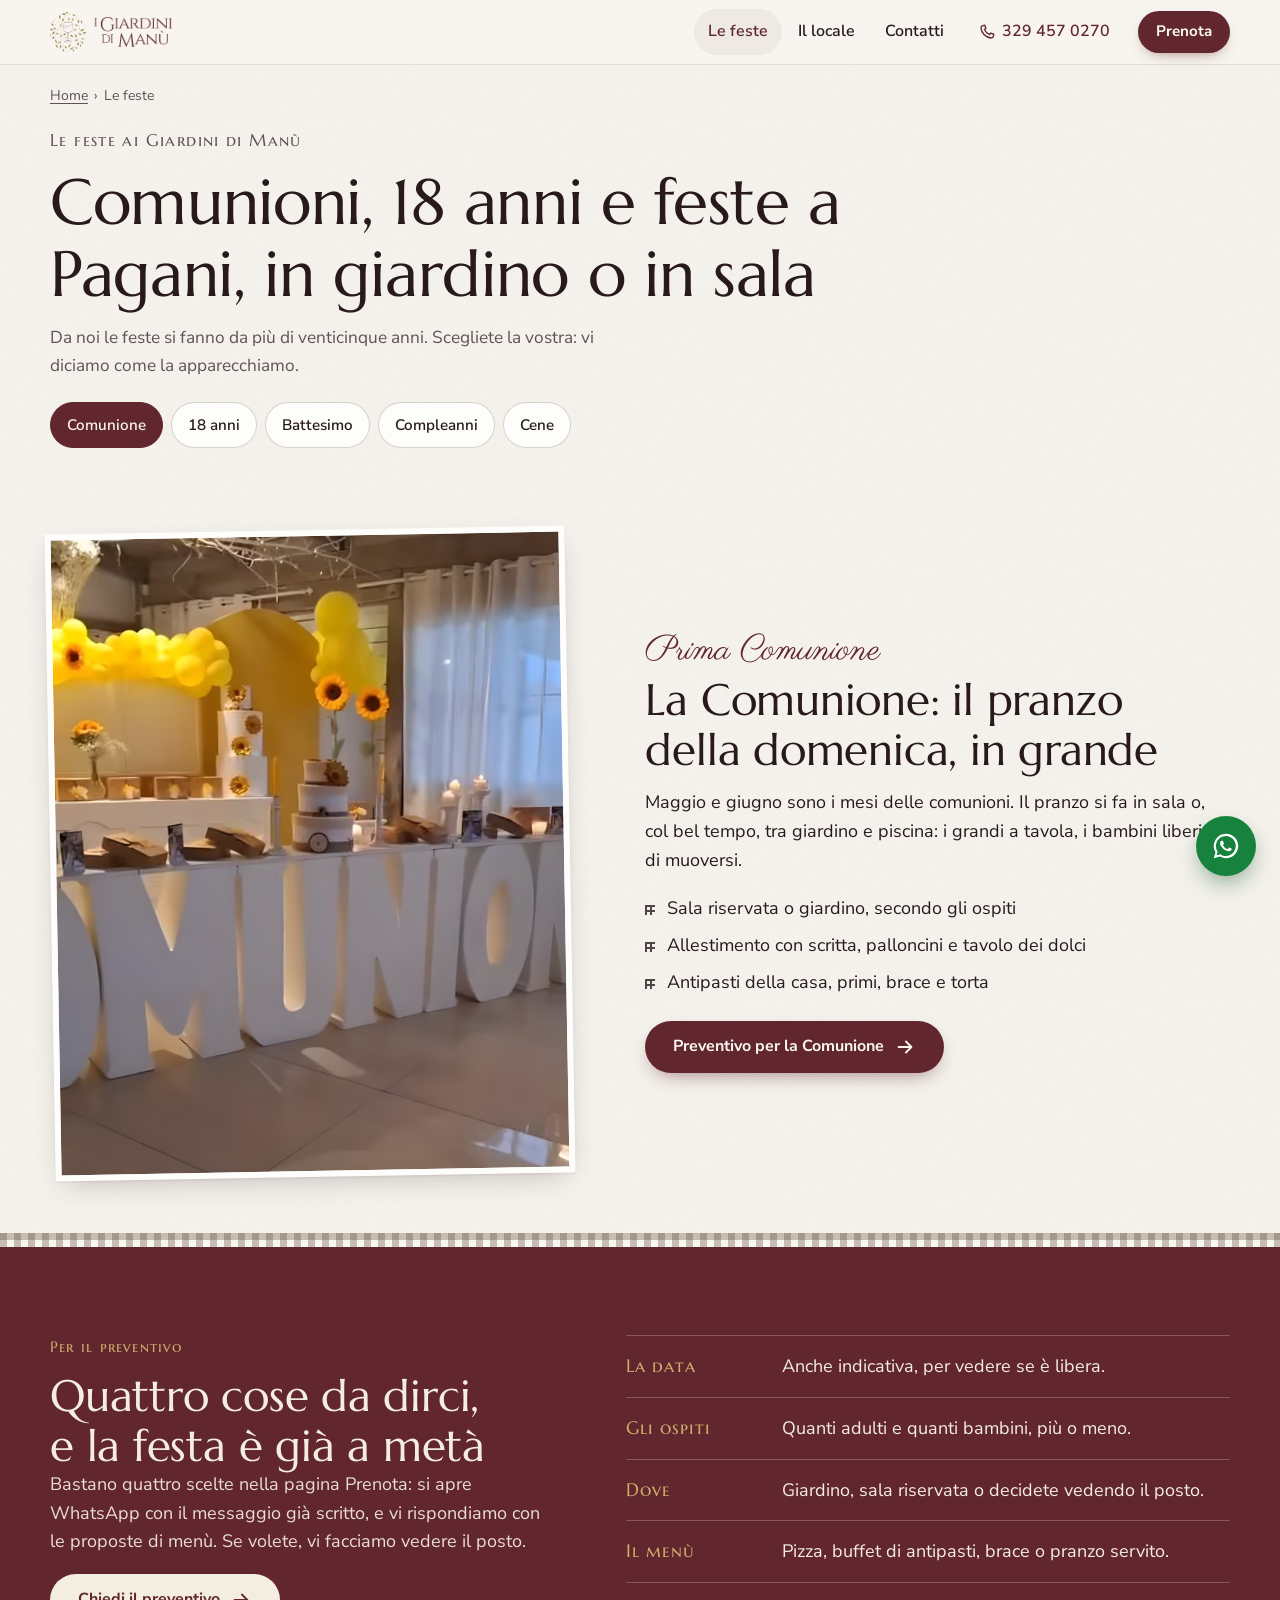
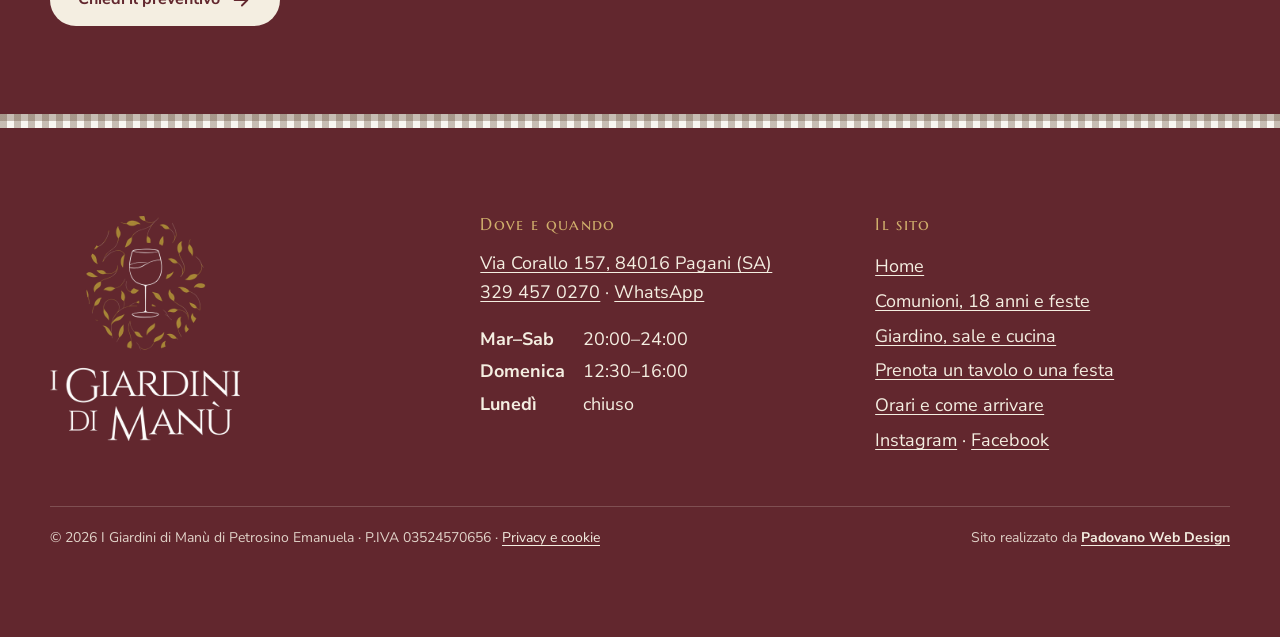
<file: feste.html>
<!doctype html>
<html lang="it">
<head>
<meta charset="utf-8">
<meta name="viewport" content="width=device-width, initial-scale=1, viewport-fit=cover">
<title>Comunioni, 18 anni e feste a Pagani | I Giardini di Manù</title>
<meta name="description" content="Location per Prima Comunione, diciottesimo, battesimo e compleanni a Pagani: giardino, piscina e sala riservata. Preventivo su WhatsApp.">
<meta name="robots" content="noindex, nofollow">
<link rel="canonical" href="https://chripav09-del.github.io/GiardiniDiManu/feste.html">
<meta name="theme-color" content="#f7f3ec">
<meta property="og:type" content="website">
<meta property="og:locale" content="it_IT">
<meta property="og:site_name" content="I Giardini di Manù">
<meta property="og:title" content="Comunioni, 18 anni e feste a Pagani | I Giardini di Manù">
<meta property="og:description" content="Location per Prima Comunione, diciottesimo, battesimo e compleanni a Pagani: giardino, piscina e sala riservata. Preventivo su WhatsApp.">
<meta property="og:url" content="https://chripav09-del.github.io/GiardiniDiManu/feste.html">
<meta property="og:image" content="https://chripav09-del.github.io/GiardiniDiManu/og-image.jpg">
<meta property="og:image:width" content="1200">
<meta property="og:image:height" content="630">
<meta name="twitter:card" content="summary_large_image">
<link rel="icon" href="favicon.ico" sizes="any">
<link rel="icon" type="image/png" sizes="32x32" href="favicon-32.png">
<link rel="apple-touch-icon" href="apple-touch-icon.png">
<link rel="manifest" href="site.webmanifest">
<link rel="preload" href="fonts/marcellus.woff2" as="font" type="font/woff2" crossorigin>
<link rel="preload" href="fonts/nunito-sans.woff2" as="font" type="font/woff2" crossorigin>
<link rel="stylesheet" href="css/base.css">
<link rel="stylesheet" href="css/pagine.css">
<script>document.documentElement.classList.add("js")</script>
<script type="application/ld+json">{"@context":"https://schema.org","@type":"EventVenue","name":"I Giardini di Manù: giardino e sale per feste","url":"https://chripav09-del.github.io/GiardiniDiManu/feste.html","telephone":"+39 329 457 0270","address":{"@type":"PostalAddress","streetAddress":"Via Corallo 157","postalCode":"84016","addressLocality":"Pagani","addressRegion":"SA","addressCountry":"IT"},"geo":{"@type":"GeoCoordinates","latitude":40.75588,"longitude":14.61530},"containedInPlace":{"@id":"https://chripav09-del.github.io/GiardiniDiManu/#ristorante"}}</script>
</head>
<body>
<svg width="0" height="0" style="position:absolute" aria-hidden="true" focusable="false">
<symbol id="i-freccia" viewBox="0 0 24 24"><path d="M5 12h13m-5-6 6 6-6 6" fill="none" stroke="currentColor" stroke-width="2" stroke-linecap="round" stroke-linejoin="round"/></symbol>
<symbol id="i-freccia-sx" viewBox="0 0 24 24"><path d="M19 12H6m5-6-6 6 6 6" fill="none" stroke="currentColor" stroke-width="2" stroke-linecap="round" stroke-linejoin="round"/></symbol>
<symbol id="i-stella" viewBox="0 0 24 24"><path d="m12 2.8 2.8 5.9 6.4.8-4.7 4.4 1.2 6.4L12 17.1l-5.7 3.2 1.2-6.4-4.7-4.4 6.4-.8z" fill="currentColor"/></symbol>
<symbol id="i-tel" viewBox="0 0 24 24"><path d="M6.6 3.5 9 3l1.6 4.2-2 1.4a12 12 0 0 0 6.8 6.8l1.4-2L21 15l-.5 2.4A3 3 0 0 1 17.6 20 14.6 14.6 0 0 1 4 6.4a3 3 0 0 1 2.6-2.9Z" fill="none" stroke="currentColor" stroke-width="1.8" stroke-linejoin="round"/></symbol>
<symbol id="i-pin" viewBox="0 0 24 24"><path d="M12 21s7-6.2 7-11.5a7 7 0 1 0-14 0C5 14.8 12 21 12 21Z" fill="none" stroke="currentColor" stroke-width="1.8"/><circle cx="12" cy="9.5" r="2.5" fill="none" stroke="currentColor" stroke-width="1.8"/></symbol>
<symbol id="i-orologio" viewBox="0 0 24 24"><circle cx="12" cy="12" r="8.5" fill="none" stroke="currentColor" stroke-width="1.8"/><path d="M12 7.5V12l3 2" fill="none" stroke="currentColor" stroke-width="1.8" stroke-linecap="round"/></symbol>
<symbol id="i-wa" viewBox="0 0 32 32"><path fill="currentColor" d="M16 3a13 13 0 0 0-11.2 19.6L3 29l6.6-1.7A13 13 0 1 0 16 3Zm0 23.6c-2 0-4-.5-5.7-1.6l-.4-.2-3.9 1 1-3.8-.2-.4A10.6 10.6 0 1 1 16 26.6Zm5.8-7.9c-.3-.2-1.9-.9-2.2-1-.3-.1-.5-.2-.7.2l-1 1.2c-.2.2-.4.2-.7.1a8.7 8.7 0 0 1-4.3-3.8c-.3-.6.3-.5.9-1.7.1-.2 0-.4 0-.5l-1-2.4c-.3-.6-.5-.5-.7-.5h-.6c-.2 0-.5.1-.8.4-.3.3-1 1-1 2.5s1.1 2.9 1.2 3.1c.2.2 2.1 3.3 5.2 4.6 1.9.8 2.7.9 3.6.7.6-.1 1.9-.8 2.1-1.5.3-.7.3-1.4.2-1.5 0-.1-.3-.2-.5-.3Z"/></symbol>
<symbol id="i-ig" viewBox="0 0 24 24"><rect x="3.5" y="3.5" width="17" height="17" rx="5" fill="none" stroke="currentColor" stroke-width="1.8"/><circle cx="12" cy="12" r="4" fill="none" stroke="currentColor" stroke-width="1.8"/><circle cx="17.3" cy="6.7" r="1.1" fill="currentColor"/></symbol>
<symbol id="i-fb" viewBox="0 0 24 24"><path d="M14 8.5V6.8c0-.8.2-1.3 1.4-1.3H17V2.6A21 21 0 0 0 14.6 2.5C12.2 2.5 10.6 4 10.6 6.6v1.9H8v3.2h2.6V21.5H14v-9.8h2.6l.4-3.2Z" fill="currentColor"/></symbol>
</svg>
<a class="salta" href="#contenuto">Vai al contenuto</a>
<header class="testata">
 <div class="cont">
  <a class="marchio" href="./" aria-label="I Giardini di Manù, torna alla home">
   <img src="img/emblema-chiaro-96.png" width="96" height="108" alt="">
   <img class="wm" src="img/wordmark-chiaro-360.png" width="360" height="138" alt="">
  </a>
  <nav class="nav" aria-label="Principale"><ul><li><a href="feste.html" aria-current="page">Le feste</a></li><li><a href="locale.html">Il locale</a></li><li><a href="contatti.html">Contatti</a></li><li><a class="tel" href="tel:+393294570270"><svg aria-hidden="true"><use href="#i-tel"/></svg>329 457 0270</a></li></ul></nav>
  <div class="testata-az">
   <a class="btn-prenota" href="prenota.html">Prenota</a>
   <button class="btn-menu" type="button" aria-expanded="false" aria-controls="menu-carta" data-menu><span class="bm-ico" aria-hidden="true"><i></i><i></i></span>Menù</button>
  </div>
 </div>
 <div class="menu-carta" id="menu-carta" hidden>
  <div class="mc-in cont">
   <p class="mc-titolo" aria-hidden="true">Menù</p>
   <nav aria-label="Menù del sito"><ul class="mc-lista"><li><a href="./"><span class="mc-t">Home</span><span class="mc-p" aria-hidden="true"></span><span class="mc-d">La tavola apparecchiata</span></a></li><li><a href="feste.html" aria-current="page"><span class="mc-t">Le feste</span><span class="mc-p" aria-hidden="true"></span><span class="mc-d">Comunioni, 18 anni, battesimi</span></a></li><li><a href="locale.html"><span class="mc-t">Il locale</span><span class="mc-p" aria-hidden="true"></span><span class="mc-d">Giardino, sale e cucina</span></a></li><li><a href="prenota.html"><span class="mc-t">Prenota</span><span class="mc-p" aria-hidden="true"></span><span class="mc-d">Un tavolo o la vostra festa</span></a></li><li><a href="contatti.html"><span class="mc-t">Contatti</span><span class="mc-p" aria-hidden="true"></span><span class="mc-d">Orari e come arrivare</span></a></li></ul></nav>
   <p class="mc-piede"><a href="tel:+393294570270"><svg aria-hidden="true"><use href="#i-tel"/></svg>329 457 0270</a><a href="https://wa.me/393294570270?text=Buongiorno%21%20Vi%20scrivo%20dal%20sito." target="_blank" rel="noopener"><svg aria-hidden="true"><use href="#i-wa"/></svg>WhatsApp</a></p>
  </div>
 </div>
</header>
<main id="contenuto">
<nav class="briciole cont" aria-label="Sei qui"><ol><li><a href="./">Home</a></li><li aria-current="page">Le feste</li></ol></nav><script type="application/ld+json">{"@context": "https://schema.org", "@type": "BreadcrumbList", "itemListElement": [{"@type": "ListItem", "position": 1, "name": "Home", "item": "https://chripav09-del.github.io/GiardiniDiManu/"}, {"@type": "ListItem", "position": 2, "name": "Le feste", "item": "https://chripav09-del.github.io/GiardiniDiManu/feste.html"}]}</script>
<header class="testa-p cont">
 <p class="sopra">Le feste ai Giardini di Manù</p>
 <h1>Comunioni, 18 anni e feste a Pagani, in giardino o in sala</h1>
 <p>Da noi le feste si fanno da più di venticinque anni. Scegliete la vostra: vi diciamo come la apparecchiamo.</p>
 <ul class="indice" aria-label="Le feste" data-schede>
  <li><a href="#comunione">Comunione</a></li>
  <li><a href="#diciottesimo">18 anni</a></li>
  <li><a href="#battesimo">Battesimo</a></li>
  <li><a href="#compleanni">Compleanni</a></li>
  <li><a href="#cene">Cene</a></li>
 </ul>
</header>

<div class="cont">
 <section class="festa" id="comunione" aria-labelledby="h-com">
  <div class="festa-g">
   <div class="festa-foto" data-scopri><picture><source type="image/avif" srcset="img/festa-comunione-480.avif 480w, img/festa-comunione-800.avif 800w" sizes="(min-width: 900px) 480px, 92vw"><source type="image/webp" srcset="img/festa-comunione-480.webp 480w, img/festa-comunione-800.webp 800w" sizes="(min-width: 900px) 480px, 92vw"><img src="img/festa-comunione-800.jpg" srcset="img/festa-comunione-480.jpg 480w, img/festa-comunione-800.jpg 800w" sizes="(min-width: 900px) 480px, 92vw" width="800" height="1422" alt="Sala allestita per una Prima Comunione con la scritta luminosa COMUNIONE, palloncini gialli e tavolo dei dolci" loading="lazy" decoding="async"></picture></div>
   <div data-entra>
    <span class="festa-n" aria-hidden="true">Prima Comunione</span>
    <h2 id="h-com">La Comunione: il pranzo della domenica, in grande</h2>
    <p>Maggio e giugno sono i mesi delle comunioni. Il pranzo si fa in sala o, col bel tempo, tra giardino e piscina: i grandi a tavola, i bambini liberi di muoversi.</p>
    <ul class="punti">
     <li>Sala riservata o giardino, secondo gli ospiti</li>
     <li>Allestimento con scritta, palloncini e tavolo dei dolci</li>
     <li>Antipasti della casa, primi, brace e torta</li>
    </ul>
    <a class="btn btn-p" href="prenota.html?tipo=festa&amp;festa=comunione">Preventivo per la Comunione<svg aria-hidden="true"><use href="#i-freccia"/></svg></a>
   </div>
  </div>
 </section>

 <section class="festa" id="diciottesimo" aria-labelledby="h-18">
  <div class="festa-g">
   <div class="festa-foto" data-scopri><picture><source type="image/avif" srcset="img/festa-diciottesimo-480.avif 480w, img/festa-diciottesimo-800.avif 800w, img/festa-diciottesimo-1200.avif 1200w" sizes="(min-width: 900px) 480px, 92vw"><source type="image/webp" srcset="img/festa-diciottesimo-480.webp 480w, img/festa-diciottesimo-800.webp 800w, img/festa-diciottesimo-1200.webp 1200w" sizes="(min-width: 900px) 480px, 92vw"><img src="img/festa-diciottesimo-800.jpg" srcset="img/festa-diciottesimo-480.jpg 480w, img/festa-diciottesimo-800.jpg 800w, img/festa-diciottesimo-1200.jpg 1200w" sizes="(min-width: 900px) 480px, 92vw" width="1200" height="799" alt="Tavolo della torta con gonna di tulle rosa, arco di palloncini e scritta AUGURI accanto alla piscina" loading="lazy" decoding="async"></picture></div>
   <div data-entra>
    <span class="festa-n" aria-hidden="true">I miei 18 anni</span>
    <h2 id="h-18">Il diciottesimo a bordo piscina</h2>
    <p>La festa che si aspetta da anni ha bisogno di spazio: la terrazza della piscina per il taglio della torta, il giardino per ballare, la sala se fa freddo.</p>
    <ul class="punti">
     <li>Terrazza della piscina per torta e foto</li>
     <li>Archi di palloncini, luci e scritte su misura</li>
     <li>Pizza, buffet o cena servita: si decide insieme</li>
    </ul>
    <a class="btn btn-p" href="prenota.html?tipo=festa&amp;festa=diciottesimo">Preventivo per i 18 anni<svg aria-hidden="true"><use href="#i-freccia"/></svg></a>
   </div>
  </div>
 </section>

 <section class="festa" id="battesimo" aria-labelledby="h-bat">
  <div class="festa-g">
   <div class="festa-foto" data-scopri><picture><source type="image/avif" srcset="img/festa-arco-fiori-480.avif 480w, img/festa-arco-fiori-800.avif 800w" sizes="(min-width: 900px) 480px, 92vw"><source type="image/webp" srcset="img/festa-arco-fiori-480.webp 480w, img/festa-arco-fiori-800.webp 800w" sizes="(min-width: 900px) 480px, 92vw"><img src="img/festa-arco-fiori-800.jpg" srcset="img/festa-arco-fiori-480.jpg 480w, img/festa-arco-fiori-800.jpg 800w" sizes="(min-width: 900px) 480px, 92vw" width="800" height="1422" alt="Arco di fiori arancioni e gialli sulla terrazza della piscina al tramonto" loading="lazy" decoding="async"></picture></div>
   <div data-entra>
    <span class="festa-n" aria-hidden="true">Battesimo</span>
    <h2 id="h-bat">Battesimi e cerimonie in famiglia</h2>
    <p>Dopo la chiesa, un pranzo tranquillo con i parenti: tavolata in sala o sotto gli alberi, con l'arco di fiori per le foto.</p>
    <ul class="punti">
     <li>Pranzo della domenica o cena in settimana</li>
     <li>Tavolata unica o tavoli separati</li>
     <li>La vostra torta o quella che ordiniamo noi</li>
    </ul>
    <a class="btn btn-p" href="prenota.html?tipo=festa&amp;festa=battesimo">Preventivo per il Battesimo<svg aria-hidden="true"><use href="#i-freccia"/></svg></a>
   </div>
  </div>
 </section>

 <section class="festa" id="compleanni" aria-labelledby="h-comp">
  <div class="festa-g">
   <div class="festa-foto" data-scopri><picture><source type="image/avif" srcset="img/giardino-sera-480.avif 480w, img/giardino-sera-800.avif 800w, img/giardino-sera-1200.avif 1200w" sizes="(min-width: 900px) 480px, 92vw"><source type="image/webp" srcset="img/giardino-sera-480.webp 480w, img/giardino-sera-800.webp 800w, img/giardino-sera-1200.webp 1200w" sizes="(min-width: 900px) 480px, 92vw"><img src="img/giardino-sera-800.jpg" srcset="img/giardino-sera-480.jpg 480w, img/giardino-sera-800.jpg 800w, img/giardino-sera-1200.jpg 1200w" sizes="(min-width: 900px) 480px, 92vw" width="1200" height="900" alt="Tavoli apparecchiati sotto gli alberi del giardino, la sera, con gli archi illuminati" loading="lazy" decoding="async"></picture></div>
   <div data-entra>
    <span class="festa-n" aria-hidden="true">Buon compleanno</span>
    <h2 id="h-comp">Compleanni, lauree e feste private</h2>
    <p>Dai cinquant'anni del papà alla laurea della figlia: un tavolo lungo in giardino o la sala tutta per voi, con la pizza alla pala al centro.</p>
    <ul class="punti">
     <li>Sala riservata per il vostro gruppo</li>
     <li>Menù pizza o menù con antipasti e brace</li>
     <li>Torta personalizzata per il brindisi</li>
    </ul>
    <a class="btn btn-p" href="prenota.html?tipo=festa&amp;festa=compleanno">Preventivo per il compleanno<svg aria-hidden="true"><use href="#i-freccia"/></svg></a>
   </div>
  </div>
 </section>

 <section class="festa" id="cene" aria-labelledby="h-cene">
  <div class="festa-g">
   <div class="festa-foto" data-scopri><picture><source type="image/avif" srcset="img/sala-lampadario-480.avif 480w, img/sala-lampadario-800.avif 800w, img/sala-lampadario-1200.avif 1200w" sizes="(min-width: 900px) 480px, 92vw"><source type="image/webp" srcset="img/sala-lampadario-480.webp 480w, img/sala-lampadario-800.webp 800w, img/sala-lampadario-1200.webp 1200w" sizes="(min-width: 900px) 480px, 92vw"><img src="img/sala-lampadario-800.jpg" srcset="img/sala-lampadario-480.jpg 480w, img/sala-lampadario-800.jpg 800w, img/sala-lampadario-1200.jpg 1200w" sizes="(min-width: 900px) 480px, 92vw" width="1200" height="900" alt="Sala interna con travi di legno, lampadario in ferro battuto e tovaglie a quadri" loading="lazy" decoding="async"></picture></div>
   <div data-entra>
    <span class="festa-n" aria-hidden="true">Cena tra amici</span>
    <h2 id="h-cene">Cene di gruppo e aziendali</h2>
    <p>Squadre, colleghi, classi, associazioni: la sala con le travi di legno e il lampadario, i taglieri lunghi e la brace.</p>
    <ul class="punti">
     <li>Menù fisso concordato prima</li>
     <li>Parcheggio per arrivare tutti insieme</li>
     <li>Da martedì a sabato, la sera</li>
    </ul>
    <a class="btn btn-p" href="prenota.html?tipo=festa&amp;festa=cena">Organizza la cena<svg aria-hidden="true"><use href="#i-freccia"/></svg></a>
   </div>
  </div>
 </section>
</div>

<div class="orlo" aria-hidden="true"></div>
<section class="serve su-vino" aria-labelledby="h-serve">
 <div class="cont serve-g">
  <div>
   <p class="sopra">Per il preventivo</p>
   <h2 id="h-serve">Quattro cose da dirci, e la festa è già a metà</h2>
   <p>Bastano quattro scelte nella pagina Prenota: si apre WhatsApp con il messaggio già scritto, e vi rispondiamo con le proposte di menù. Se volete, vi facciamo vedere il posto.</p>
   <a class="btn btn-p" href="prenota.html?tipo=festa">Chiedi il preventivo<svg aria-hidden="true"><use href="#i-freccia"/></svg></a>
  </div>
  <ol class="serve-lista">
   <li><b>La data</b><span>Anche indicativa, per vedere se è libera.</span></li>
   <li><b>Gli ospiti</b><span>Quanti adulti e quanti bambini, più o meno.</span></li>
   <li><b>Dove</b><span>Giardino, sala riservata o decidete vedendo il posto.</span></li>
   <li><b>Il menù</b><span>Pizza, buffet di antipasti, brace o pranzo servito.</span></li>
  </ol>
 </div>
</section>
<div class="orlo" aria-hidden="true"></div>
</main>
<footer class="piede su-vino">
 <div class="cont">
  <div class="piede-g">
   <div>
    <img class="logo-p" src="img/logo-per-fondo-scuro-480.png" width="480" height="568" alt="I Giardini di Manù" loading="lazy">
   </div>
   <div>
    <h2>Dove e quando</h2>
    <p><a href="https://www.google.com/maps/search/?api=1&query=I+Giardini+Di+Man%C3%B9+Via+Corallo+157+Pagani" target="_blank" rel="noopener">Via Corallo 157, 84016 Pagani (SA)</a><br>
    <a href="tel:+393294570270">329 457 0270</a> · <a href="https://wa.me/393294570270?text=Buongiorno%21%20Vi%20scrivo%20dal%20sito." target="_blank" rel="noopener">WhatsApp</a></p>
    <dl class="orari-p"><dt>Mar–Sab</dt><dd>20:00–24:00</dd><dt>Domenica</dt><dd>12:30–16:00</dd><dt>Lunedì</dt><dd>chiuso</dd></dl>
   </div>
   <div>
    <h2>Il sito</h2>
    <ul>
     <li><a href="./">Home</a></li>
     <li><a href="feste.html">Comunioni, 18 anni e feste</a></li>
     <li><a href="locale.html">Giardino, sale e cucina</a></li>
     <li><a href="prenota.html">Prenota un tavolo o una festa</a></li>
     <li><a href="contatti.html">Orari e come arrivare</a></li>
     <li><a href="https://www.instagram.com/igiardinidimanu/" target="_blank" rel="noopener">Instagram</a> · <a href="https://www.facebook.com/igiardinidimanu/" target="_blank" rel="noopener">Facebook</a></li>
    </ul>
   </div>
  </div>
  <div class="piede-legale">
   <span>© 2026 I Giardini di Manù di Petrosino Emanuela · P.IVA 03524570656 · <a href="privacy.html">Privacy e cookie</a></span>
   <span class="firma">Sito realizzato da <a href="https://padovanowebdesign.it" rel="noopener" target="_blank">Padovano Web Design</a></span>
  </div>
 </div>
</footer>
<a class="wa-flu" href="https://wa.me/393294570270?text=Buongiorno%21%20Vorrei%20informazioni%20per%20una%20festa%20ai%20Giardini%20di%20Man%C3%B9." target="_blank" rel="noopener" aria-label="Scrivici su WhatsApp"><svg aria-hidden="true"><use href="#i-wa"/></svg></a>
<script type="module" src="js/main.js"></script>
</body>
</html>
</file>
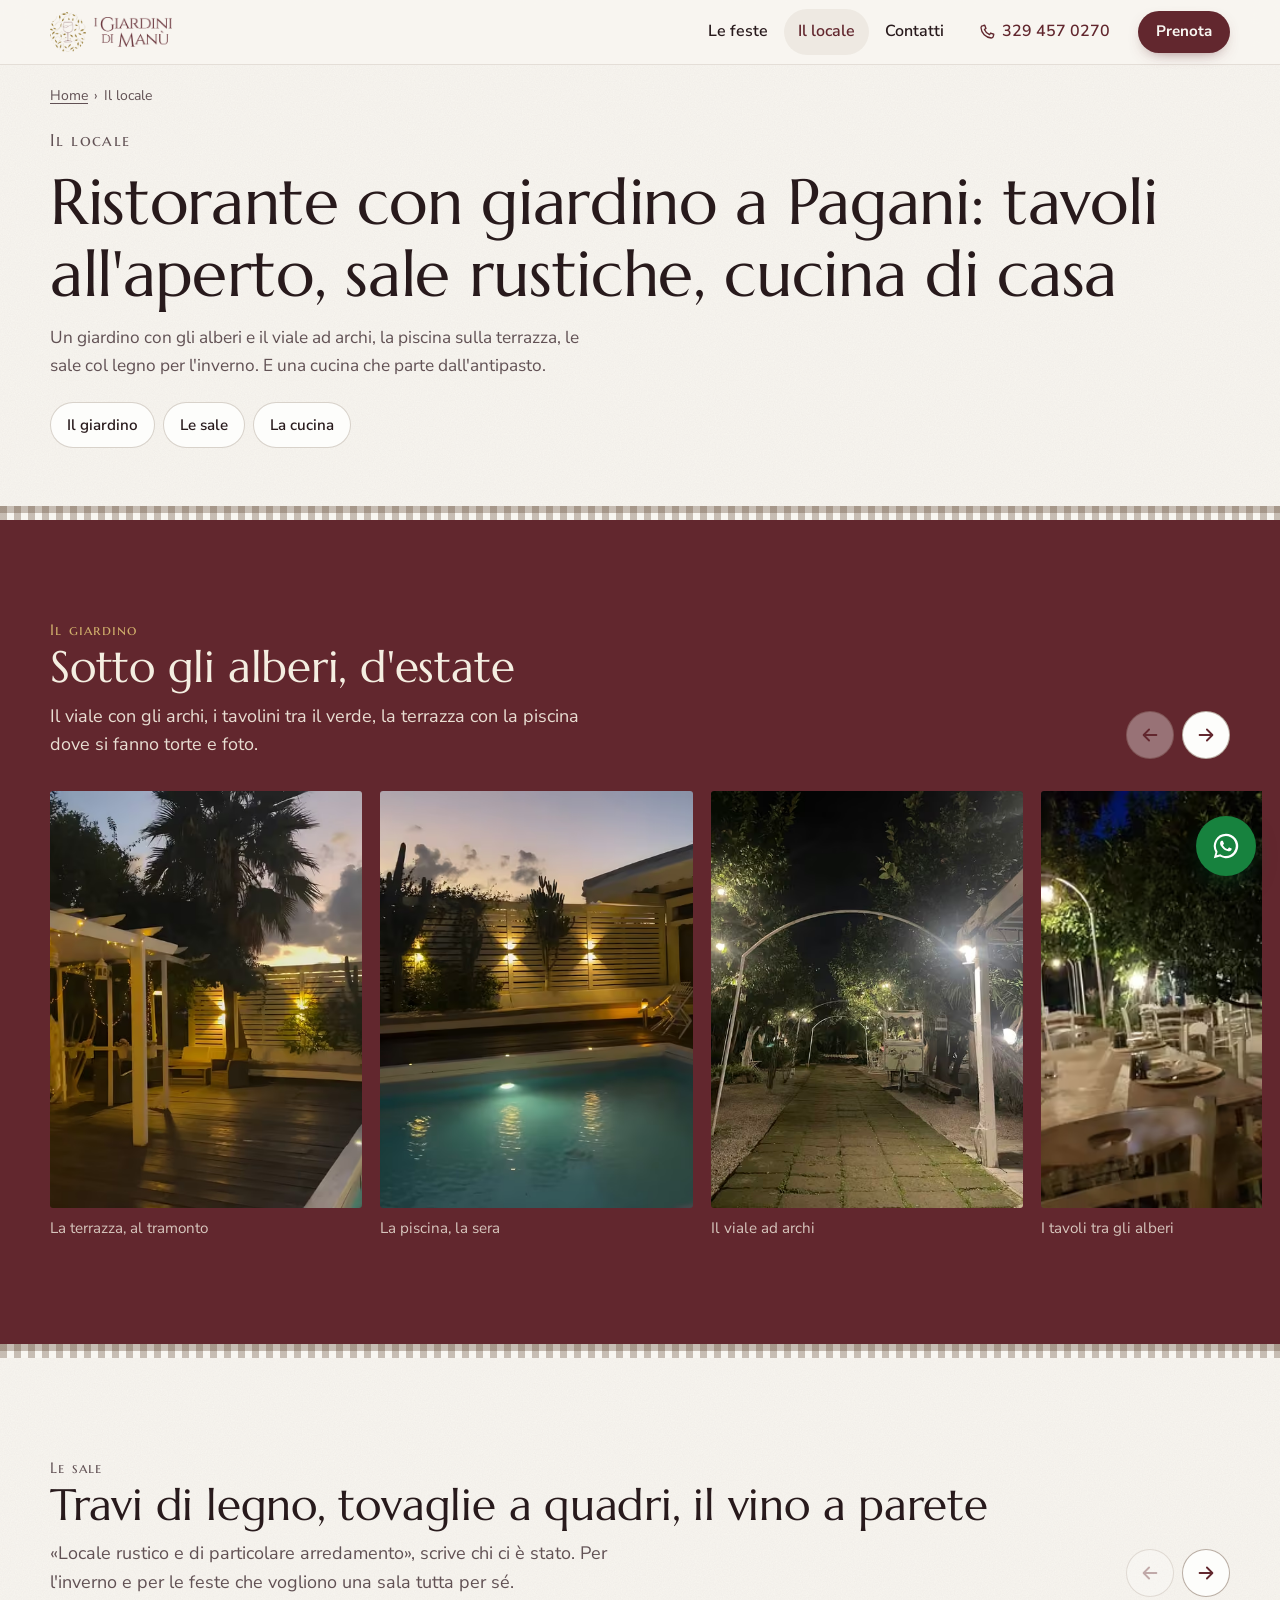
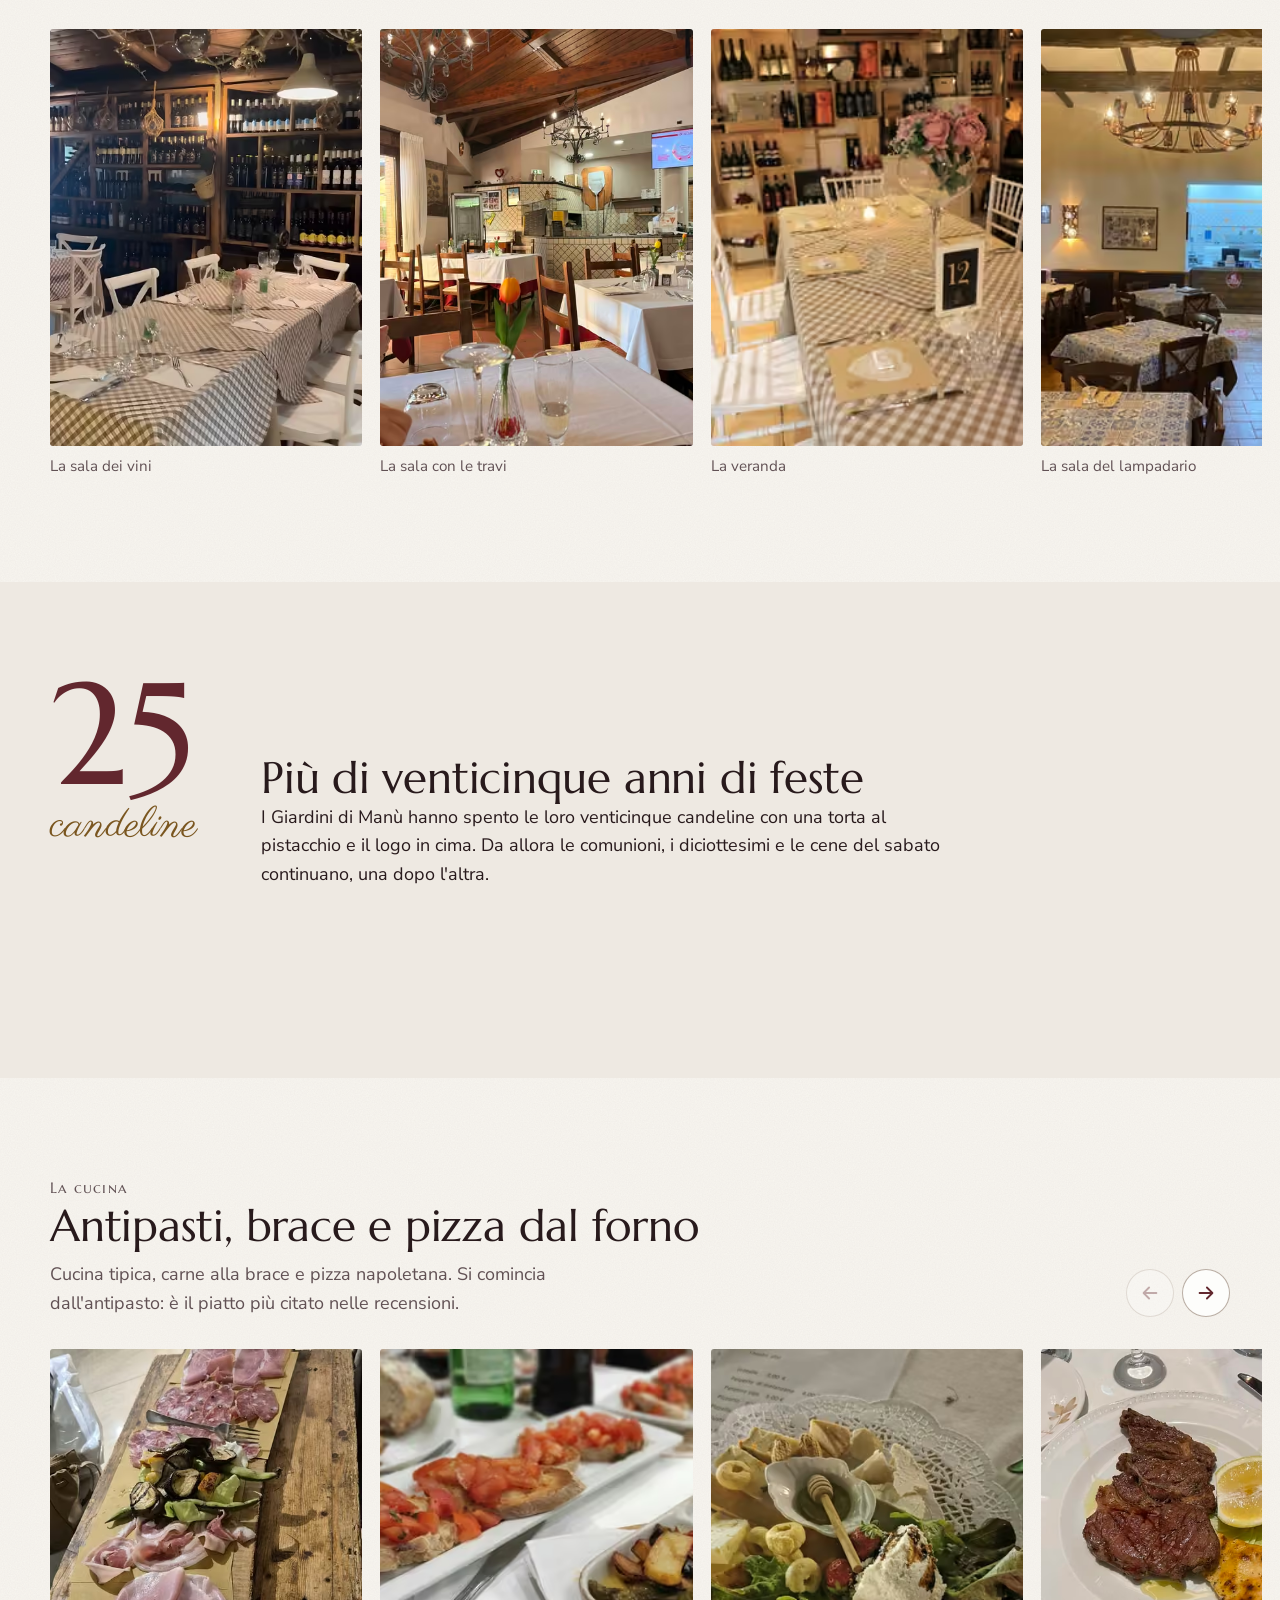
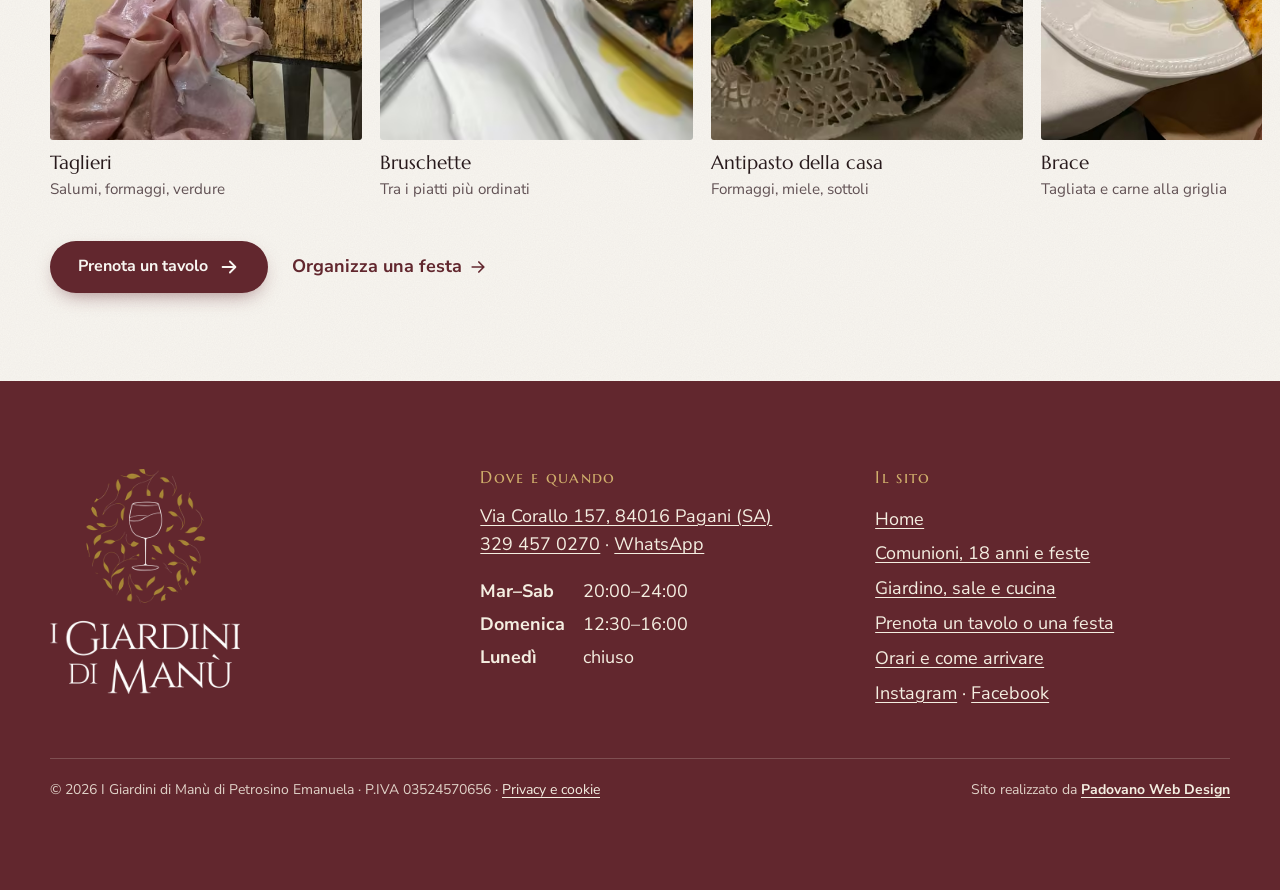
<file: locale.html>
<!doctype html>
<html lang="it">
<head>
<meta charset="utf-8">
<meta name="viewport" content="width=device-width, initial-scale=1, viewport-fit=cover">
<title>Il locale: giardino, sale e cucina | I Giardini di Manù</title>
<meta name="description" content="Ristorante con giardino e piscina a Pagani: sale rustiche, antipasti della casa, carne alla brace e pizza napoletana. Via Corallo 157.">
<meta name="robots" content="noindex, nofollow">
<link rel="canonical" href="https://chripav09-del.github.io/GiardiniDiManu/locale.html">
<meta name="theme-color" content="#f7f3ec">
<meta property="og:type" content="website">
<meta property="og:locale" content="it_IT">
<meta property="og:site_name" content="I Giardini di Manù">
<meta property="og:title" content="Il locale: giardino, sale e cucina | I Giardini di Manù">
<meta property="og:description" content="Ristorante con giardino e piscina a Pagani: sale rustiche, antipasti della casa, carne alla brace e pizza napoletana. Via Corallo 157.">
<meta property="og:url" content="https://chripav09-del.github.io/GiardiniDiManu/locale.html">
<meta property="og:image" content="https://chripav09-del.github.io/GiardiniDiManu/og-image.jpg">
<meta property="og:image:width" content="1200">
<meta property="og:image:height" content="630">
<meta name="twitter:card" content="summary_large_image">
<link rel="icon" href="favicon.ico" sizes="any">
<link rel="icon" type="image/png" sizes="32x32" href="favicon-32.png">
<link rel="apple-touch-icon" href="apple-touch-icon.png">
<link rel="manifest" href="site.webmanifest">
<link rel="preload" href="fonts/marcellus.woff2" as="font" type="font/woff2" crossorigin>
<link rel="preload" href="fonts/nunito-sans.woff2" as="font" type="font/woff2" crossorigin>
<link rel="stylesheet" href="css/base.css">
<link rel="stylesheet" href="css/pagine.css">
<script>document.documentElement.classList.add("js")</script>
</head>
<body>
<svg width="0" height="0" style="position:absolute" aria-hidden="true" focusable="false">
<symbol id="i-freccia" viewBox="0 0 24 24"><path d="M5 12h13m-5-6 6 6-6 6" fill="none" stroke="currentColor" stroke-width="2" stroke-linecap="round" stroke-linejoin="round"/></symbol>
<symbol id="i-freccia-sx" viewBox="0 0 24 24"><path d="M19 12H6m5-6-6 6 6 6" fill="none" stroke="currentColor" stroke-width="2" stroke-linecap="round" stroke-linejoin="round"/></symbol>
<symbol id="i-stella" viewBox="0 0 24 24"><path d="m12 2.8 2.8 5.9 6.4.8-4.7 4.4 1.2 6.4L12 17.1l-5.7 3.2 1.2-6.4-4.7-4.4 6.4-.8z" fill="currentColor"/></symbol>
<symbol id="i-tel" viewBox="0 0 24 24"><path d="M6.6 3.5 9 3l1.6 4.2-2 1.4a12 12 0 0 0 6.8 6.8l1.4-2L21 15l-.5 2.4A3 3 0 0 1 17.6 20 14.6 14.6 0 0 1 4 6.4a3 3 0 0 1 2.6-2.9Z" fill="none" stroke="currentColor" stroke-width="1.8" stroke-linejoin="round"/></symbol>
<symbol id="i-pin" viewBox="0 0 24 24"><path d="M12 21s7-6.2 7-11.5a7 7 0 1 0-14 0C5 14.8 12 21 12 21Z" fill="none" stroke="currentColor" stroke-width="1.8"/><circle cx="12" cy="9.5" r="2.5" fill="none" stroke="currentColor" stroke-width="1.8"/></symbol>
<symbol id="i-orologio" viewBox="0 0 24 24"><circle cx="12" cy="12" r="8.5" fill="none" stroke="currentColor" stroke-width="1.8"/><path d="M12 7.5V12l3 2" fill="none" stroke="currentColor" stroke-width="1.8" stroke-linecap="round"/></symbol>
<symbol id="i-wa" viewBox="0 0 32 32"><path fill="currentColor" d="M16 3a13 13 0 0 0-11.2 19.6L3 29l6.6-1.7A13 13 0 1 0 16 3Zm0 23.6c-2 0-4-.5-5.7-1.6l-.4-.2-3.9 1 1-3.8-.2-.4A10.6 10.6 0 1 1 16 26.6Zm5.8-7.9c-.3-.2-1.9-.9-2.2-1-.3-.1-.5-.2-.7.2l-1 1.2c-.2.2-.4.2-.7.1a8.7 8.7 0 0 1-4.3-3.8c-.3-.6.3-.5.9-1.7.1-.2 0-.4 0-.5l-1-2.4c-.3-.6-.5-.5-.7-.5h-.6c-.2 0-.5.1-.8.4-.3.3-1 1-1 2.5s1.1 2.9 1.2 3.1c.2.2 2.1 3.3 5.2 4.6 1.9.8 2.7.9 3.6.7.6-.1 1.9-.8 2.1-1.5.3-.7.3-1.4.2-1.5 0-.1-.3-.2-.5-.3Z"/></symbol>
<symbol id="i-ig" viewBox="0 0 24 24"><rect x="3.5" y="3.5" width="17" height="17" rx="5" fill="none" stroke="currentColor" stroke-width="1.8"/><circle cx="12" cy="12" r="4" fill="none" stroke="currentColor" stroke-width="1.8"/><circle cx="17.3" cy="6.7" r="1.1" fill="currentColor"/></symbol>
<symbol id="i-fb" viewBox="0 0 24 24"><path d="M14 8.5V6.8c0-.8.2-1.3 1.4-1.3H17V2.6A21 21 0 0 0 14.6 2.5C12.2 2.5 10.6 4 10.6 6.6v1.9H8v3.2h2.6V21.5H14v-9.8h2.6l.4-3.2Z" fill="currentColor"/></symbol>
</svg>
<a class="salta" href="#contenuto">Vai al contenuto</a>
<header class="testata">
 <div class="cont">
  <a class="marchio" href="./" aria-label="I Giardini di Manù, torna alla home">
   <img src="img/emblema-chiaro-96.png" width="96" height="108" alt="">
   <img class="wm" src="img/wordmark-chiaro-360.png" width="360" height="138" alt="">
  </a>
  <nav class="nav" aria-label="Principale"><ul><li><a href="feste.html">Le feste</a></li><li><a href="locale.html" aria-current="page">Il locale</a></li><li><a href="contatti.html">Contatti</a></li><li><a class="tel" href="tel:+393294570270"><svg aria-hidden="true"><use href="#i-tel"/></svg>329 457 0270</a></li></ul></nav>
  <div class="testata-az">
   <a class="btn-prenota" href="prenota.html">Prenota</a>
   <button class="btn-menu" type="button" aria-expanded="false" aria-controls="menu-carta" data-menu><span class="bm-ico" aria-hidden="true"><i></i><i></i></span>Menù</button>
  </div>
 </div>
 <div class="menu-carta" id="menu-carta" hidden>
  <div class="mc-in cont">
   <p class="mc-titolo" aria-hidden="true">Menù</p>
   <nav aria-label="Menù del sito"><ul class="mc-lista"><li><a href="./"><span class="mc-t">Home</span><span class="mc-p" aria-hidden="true"></span><span class="mc-d">La tavola apparecchiata</span></a></li><li><a href="feste.html"><span class="mc-t">Le feste</span><span class="mc-p" aria-hidden="true"></span><span class="mc-d">Comunioni, 18 anni, battesimi</span></a></li><li><a href="locale.html" aria-current="page"><span class="mc-t">Il locale</span><span class="mc-p" aria-hidden="true"></span><span class="mc-d">Giardino, sale e cucina</span></a></li><li><a href="prenota.html"><span class="mc-t">Prenota</span><span class="mc-p" aria-hidden="true"></span><span class="mc-d">Un tavolo o la vostra festa</span></a></li><li><a href="contatti.html"><span class="mc-t">Contatti</span><span class="mc-p" aria-hidden="true"></span><span class="mc-d">Orari e come arrivare</span></a></li></ul></nav>
   <p class="mc-piede"><a href="tel:+393294570270"><svg aria-hidden="true"><use href="#i-tel"/></svg>329 457 0270</a><a href="https://wa.me/393294570270?text=Buongiorno%21%20Vi%20scrivo%20dal%20sito." target="_blank" rel="noopener"><svg aria-hidden="true"><use href="#i-wa"/></svg>WhatsApp</a></p>
  </div>
 </div>
</header>
<main id="contenuto">
<nav class="briciole cont" aria-label="Sei qui"><ol><li><a href="./">Home</a></li><li aria-current="page">Il locale</li></ol></nav><script type="application/ld+json">{"@context": "https://schema.org", "@type": "BreadcrumbList", "itemListElement": [{"@type": "ListItem", "position": 1, "name": "Home", "item": "https://chripav09-del.github.io/GiardiniDiManu/"}, {"@type": "ListItem", "position": 2, "name": "Il locale", "item": "https://chripav09-del.github.io/GiardiniDiManu/locale.html"}]}</script>
<header class="testa-p cont">
 <p class="sopra">Il locale</p>
 <h1>Ristorante con giardino a Pagani: tavoli all'aperto, sale rustiche, cucina di casa</h1>
 <p>Un giardino con gli alberi e il viale ad archi, la piscina sulla terrazza, le sale col legno per l'inverno. E una cucina che parte dall'antipasto.</p>
 <ul class="indice" aria-label="In questa pagina">
  <li><a href="#giardino">Il giardino</a></li>
  <li><a href="#sale">Le sale</a></li>
  <li><a href="#cucina">La cucina</a></li>
 </ul>
</header>

<div class="orlo" aria-hidden="true"></div>
<section class="sez su-vino" id="giardino" aria-labelledby="h-g">
 <div class="cont caro" data-caro>
  <div class="sez-testa">
   <div><p class="sopra">Il giardino</p><h2 id="h-g">Sotto gli alberi, d'estate</h2>
   <p>Il viale con gli archi, i tavolini tra il verde, la terrazza con la piscina dove si fanno torte e foto.</p></div>
   <div class="caro-frecce"><button class="freccia" type="button" aria-label="Foto precedenti"><svg aria-hidden="true"><use href="#i-freccia-sx"/></svg></button><button class="freccia" type="button" aria-label="Foto successive"><svg aria-hidden="true"><use href="#i-freccia"/></svg></button></div>
  </div>
  <div class="caro-pista">
   <figure class="foto-c" data-entra><picture><source type="image/avif" srcset="img/terrazza-tramonto-480.avif 480w, img/terrazza-tramonto-800.avif 800w, img/terrazza-tramonto-1200.avif 1200w" sizes="(min-width: 1024px) 320px, 78vw"><source type="image/webp" srcset="img/terrazza-tramonto-480.webp 480w, img/terrazza-tramonto-800.webp 800w, img/terrazza-tramonto-1200.webp 1200w" sizes="(min-width: 1024px) 320px, 78vw"><img src="img/terrazza-tramonto-800.jpg" srcset="img/terrazza-tramonto-480.jpg 480w, img/terrazza-tramonto-800.jpg 800w, img/terrazza-tramonto-1200.jpg 1200w" sizes="(min-width: 1024px) 320px, 78vw" width="1200" height="1500" alt="La terrazza della piscina al tramonto, con il gazebo e le lucine, la palma e il deck di legno" loading="lazy" decoding="async"></picture><figcaption>La terrazza, al tramonto</figcaption></figure>
   <figure class="foto-c" data-entra><picture><source type="image/avif" srcset="img/piscina-sera-480.avif 480w, img/piscina-sera-800.avif 800w, img/piscina-sera-1200.avif 1200w" sizes="(min-width: 1024px) 320px, 78vw"><source type="image/webp" srcset="img/piscina-sera-480.webp 480w, img/piscina-sera-800.webp 800w, img/piscina-sera-1200.webp 1200w" sizes="(min-width: 1024px) 320px, 78vw"><img src="img/piscina-sera-800.jpg" srcset="img/piscina-sera-480.jpg 480w, img/piscina-sera-800.jpg 800w, img/piscina-sera-1200.jpg 1200w" sizes="(min-width: 1024px) 320px, 78vw" width="1200" height="1500" alt="La piscina illuminata la sera, con le luci sul muro bianco" loading="lazy" decoding="async"></picture><figcaption>La piscina, la sera</figcaption></figure>
   <figure class="foto-c" data-entra><picture><source type="image/avif" srcset="img/viale-archi-480.avif 480w, img/viale-archi-800.avif 800w, img/viale-archi-1200.avif 1200w" sizes="(min-width: 1024px) 320px, 78vw"><source type="image/webp" srcset="img/viale-archi-480.webp 480w, img/viale-archi-800.webp 800w, img/viale-archi-1200.webp 1200w" sizes="(min-width: 1024px) 320px, 78vw"><img src="img/viale-archi-800.jpg" srcset="img/viale-archi-480.jpg 480w, img/viale-archi-800.jpg 800w, img/viale-archi-1200.jpg 1200w" sizes="(min-width: 1024px) 320px, 78vw" width="1200" height="1600" alt="Il viale del giardino con gli archi bianchi illuminati tra gli alberi" loading="lazy" decoding="async"></picture><figcaption>Il viale ad archi</figcaption></figure>
   <figure class="foto-c" data-entra><picture><source type="image/avif" srcset="img/giardino-sera-480.avif 480w, img/giardino-sera-800.avif 800w, img/giardino-sera-1200.avif 1200w" sizes="(min-width: 1024px) 320px, 78vw"><source type="image/webp" srcset="img/giardino-sera-480.webp 480w, img/giardino-sera-800.webp 800w, img/giardino-sera-1200.webp 1200w" sizes="(min-width: 1024px) 320px, 78vw"><img src="img/giardino-sera-800.jpg" srcset="img/giardino-sera-480.jpg 480w, img/giardino-sera-800.jpg 800w, img/giardino-sera-1200.jpg 1200w" sizes="(min-width: 1024px) 320px, 78vw" width="1200" height="900" alt="Tavoli apparecchiati sotto gli alberi del giardino la sera" loading="lazy" decoding="async"></picture><figcaption>I tavoli tra gli alberi</figcaption></figure>
   <figure class="foto-c" data-entra><picture><source type="image/avif" srcset="img/festa-arco-fiori-480.avif 480w, img/festa-arco-fiori-800.avif 800w" sizes="(min-width: 1024px) 320px, 78vw"><source type="image/webp" srcset="img/festa-arco-fiori-480.webp 480w, img/festa-arco-fiori-800.webp 800w" sizes="(min-width: 1024px) 320px, 78vw"><img src="img/festa-arco-fiori-800.jpg" srcset="img/festa-arco-fiori-480.jpg 480w, img/festa-arco-fiori-800.jpg 800w" sizes="(min-width: 1024px) 320px, 78vw" width="800" height="1422" alt="Arco di fiori arancioni sulla terrazza della piscina" loading="lazy" decoding="async"></picture><figcaption>La terrazza delle feste</figcaption></figure>
  </div>
 </div>
</section>
<div class="orlo" aria-hidden="true"></div>

<section class="sez" id="sale" aria-labelledby="h-s">
 <div class="cont caro" data-caro>
  <div class="sez-testa">
   <div><p class="sopra">Le sale</p><h2 id="h-s">Travi di legno, tovaglie a quadri, il vino a parete</h2>
   <p>«Locale rustico e di particolare arredamento», scrive chi ci è stato. Per l'inverno e per le feste che vogliono una sala tutta per sé.</p></div>
   <div class="caro-frecce"><button class="freccia" type="button" aria-label="Foto precedenti"><svg aria-hidden="true"><use href="#i-freccia-sx"/></svg></button><button class="freccia" type="button" aria-label="Foto successive"><svg aria-hidden="true"><use href="#i-freccia"/></svg></button></div>
  </div>
  <div class="caro-pista">
   <figure class="foto-c" data-entra><picture><source type="image/avif" srcset="img/sala-vini-verticale-480.avif 480w, img/sala-vini-verticale-800.avif 800w, img/sala-vini-verticale-1200.avif 1200w" sizes="(min-width: 1024px) 320px, 78vw"><source type="image/webp" srcset="img/sala-vini-verticale-480.webp 480w, img/sala-vini-verticale-800.webp 800w, img/sala-vini-verticale-1200.webp 1200w" sizes="(min-width: 1024px) 320px, 78vw"><img src="img/sala-vini-verticale-800.jpg" srcset="img/sala-vini-verticale-480.jpg 480w, img/sala-vini-verticale-800.jpg 800w, img/sala-vini-verticale-1200.jpg 1200w" sizes="(min-width: 1024px) 320px, 78vw" width="1200" height="1500" alt="La sala dei vini con le bottiglie a parete e i tavoli apparecchiati a quadretti" loading="lazy" decoding="async"></picture><figcaption>La sala dei vini</figcaption></figure>
   <figure class="foto-c" data-entra><picture><source type="image/avif" srcset="img/sala-travi-480.avif 480w, img/sala-travi-800.avif 800w, img/sala-travi-1200.avif 1200w" sizes="(min-width: 1024px) 320px, 78vw"><source type="image/webp" srcset="img/sala-travi-480.webp 480w, img/sala-travi-800.webp 800w, img/sala-travi-1200.webp 1200w" sizes="(min-width: 1024px) 320px, 78vw"><img src="img/sala-travi-800.jpg" srcset="img/sala-travi-480.jpg 480w, img/sala-travi-800.jpg 800w, img/sala-travi-1200.jpg 1200w" sizes="(min-width: 1024px) 320px, 78vw" width="1200" height="1600" alt="Sala con soffitto a travi di legno, lampadario e tavoli apparecchiati con fiori" loading="lazy" decoding="async"></picture><figcaption>La sala con le travi</figcaption></figure>
   <figure class="foto-c" data-entra><picture><source type="image/avif" srcset="img/veranda-tavoli-480.avif 480w, img/veranda-tavoli-800.avif 800w, img/veranda-tavoli-1200.avif 1200w" sizes="(min-width: 1024px) 320px, 78vw"><source type="image/webp" srcset="img/veranda-tavoli-480.webp 480w, img/veranda-tavoli-800.webp 800w, img/veranda-tavoli-1200.webp 1200w" sizes="(min-width: 1024px) 320px, 78vw"><img src="img/veranda-tavoli-800.jpg" srcset="img/veranda-tavoli-480.jpg 480w, img/veranda-tavoli-800.jpg 800w, img/veranda-tavoli-1200.jpg 1200w" sizes="(min-width: 1024px) 320px, 78vw" width="1200" height="800" alt="Veranda con tavoli a quadretti, sedie bianche e scaffali di vino" loading="lazy" decoding="async"></picture><figcaption>La veranda</figcaption></figure>
   <figure class="foto-c" data-entra><picture><source type="image/avif" srcset="img/sala-lampadario-480.avif 480w, img/sala-lampadario-800.avif 800w, img/sala-lampadario-1200.avif 1200w" sizes="(min-width: 1024px) 320px, 78vw"><source type="image/webp" srcset="img/sala-lampadario-480.webp 480w, img/sala-lampadario-800.webp 800w, img/sala-lampadario-1200.webp 1200w" sizes="(min-width: 1024px) 320px, 78vw"><img src="img/sala-lampadario-800.jpg" srcset="img/sala-lampadario-480.jpg 480w, img/sala-lampadario-800.jpg 800w, img/sala-lampadario-1200.jpg 1200w" sizes="(min-width: 1024px) 320px, 78vw" width="1200" height="900" alt="Sala con lampadario in ferro battuto e tovaglie a quadri" loading="lazy" decoding="async"></picture><figcaption>La sala del lampadario</figcaption></figure>
  </div>
 </div>
</section>

<section class="sez vichy-lieve" aria-labelledby="h-anni">
 <div class="cont anni">
  <p class="anni-n" aria-hidden="true">25<small>candeline</small></p>
  <div class="stretta" data-entra>
   <h2 id="h-anni">Più di venticinque anni di feste</h2>
   <p>I Giardini di Manù hanno spento le loro venticinque candeline con una torta al pistacchio e il logo in cima. Da allora le comunioni, i diciottesimi e le cene del sabato continuano, una dopo l'altra.</p>
  </div>
 </div>
</section>

<section class="sez" id="cucina" aria-labelledby="h-c">
 <div class="cont caro" data-caro>
  <div class="sez-testa">
   <div><p class="sopra">La cucina</p><h2 id="h-c">Antipasti, brace e pizza dal forno</h2>
   <p>Cucina tipica, carne alla brace e pizza napoletana. Si comincia dall'antipasto: è il piatto più citato nelle recensioni.</p></div>
   <div class="caro-frecce"><button class="freccia" type="button" aria-label="Piatti precedenti"><svg aria-hidden="true"><use href="#i-freccia-sx"/></svg></button><button class="freccia" type="button" aria-label="Piatti successivi"><svg aria-hidden="true"><use href="#i-freccia"/></svg></button></div>
  </div>
  <div class="caro-pista">
   <figure class="piatto" data-entra><picture><source type="image/avif" srcset="img/tagliere-lungo-480.avif 480w, img/tagliere-lungo-800.avif 800w" sizes="(min-width: 1024px) 320px, 78vw"><source type="image/webp" srcset="img/tagliere-lungo-480.webp 480w, img/tagliere-lungo-800.webp 800w" sizes="(min-width: 1024px) 320px, 78vw"><img src="img/tagliere-lungo-800.jpg" srcset="img/tagliere-lungo-480.jpg 480w, img/tagliere-lungo-800.jpg 800w" sizes="(min-width: 1024px) 320px, 78vw" width="800" height="1732" alt="Tagliere lungo di legno con salumi e verdure grigliate" loading="lazy" decoding="async"></picture><figcaption><strong>Taglieri</strong><span>Salumi, formaggi, verdure</span></figcaption></figure>
   <figure class="piatto" data-entra><picture><source type="image/avif" srcset="img/bruschette-480.avif 480w, img/bruschette-800.avif 800w, img/bruschette-1200.avif 1200w" sizes="(min-width: 1024px) 320px, 78vw"><source type="image/webp" srcset="img/bruschette-480.webp 480w, img/bruschette-800.webp 800w, img/bruschette-1200.webp 1200w" sizes="(min-width: 1024px) 320px, 78vw"><img src="img/bruschette-800.jpg" srcset="img/bruschette-480.jpg 480w, img/bruschette-800.jpg 800w, img/bruschette-1200.jpg 1200w" sizes="(min-width: 1024px) 320px, 78vw" width="1200" height="900" alt="Bruschette al pomodoro e verdure grigliate" loading="lazy" decoding="async"></picture><figcaption><strong>Bruschette</strong><span>Tra i piatti più ordinati</span></figcaption></figure>
   <figure class="piatto" data-entra><picture><source type="image/avif" srcset="img/antipasto-480.avif 480w, img/antipasto-800.avif 800w, img/antipasto-1200.avif 1200w" sizes="(min-width: 1024px) 320px, 78vw"><source type="image/webp" srcset="img/antipasto-480.webp 480w, img/antipasto-800.webp 800w, img/antipasto-1200.webp 1200w" sizes="(min-width: 1024px) 320px, 78vw"><img src="img/antipasto-800.jpg" srcset="img/antipasto-480.jpg 480w, img/antipasto-800.jpg 800w, img/antipasto-1200.jpg 1200w" sizes="(min-width: 1024px) 320px, 78vw" width="1200" height="1200" alt="Antipasto con formaggi, ricotta, miele e salumi" loading="lazy" decoding="async"></picture><figcaption><strong>Antipasto della casa</strong><span>Formaggi, miele, sottoli</span></figcaption></figure>
   <figure class="piatto" data-entra><picture><source type="image/avif" srcset="img/tagliata-480.avif 480w, img/tagliata-800.avif 800w, img/tagliata-1200.avif 1200w" sizes="(min-width: 1024px) 320px, 78vw"><source type="image/webp" srcset="img/tagliata-480.webp 480w, img/tagliata-800.webp 800w, img/tagliata-1200.webp 1200w" sizes="(min-width: 1024px) 320px, 78vw"><img src="img/tagliata-800.jpg" srcset="img/tagliata-480.jpg 480w, img/tagliata-800.jpg 800w, img/tagliata-1200.jpg 1200w" sizes="(min-width: 1024px) 320px, 78vw" width="1200" height="1600" alt="Tagliata di carne alla brace con limone" loading="lazy" decoding="async"></picture><figcaption><strong>Brace</strong><span>Tagliata e carne alla griglia</span></figcaption></figure>
   <figure class="piatto" data-entra><picture><source type="image/avif" srcset="img/arancino-480.avif 480w, img/arancino-800.avif 800w, img/arancino-1200.avif 1200w" sizes="(min-width: 1024px) 320px, 78vw"><source type="image/webp" srcset="img/arancino-480.webp 480w, img/arancino-800.webp 800w, img/arancino-1200.webp 1200w" sizes="(min-width: 1024px) 320px, 78vw"><img src="img/arancino-800.jpg" srcset="img/arancino-480.jpg 480w, img/arancino-800.jpg 800w, img/arancino-1200.jpg 1200w" sizes="(min-width: 1024px) 320px, 78vw" width="1200" height="1200" alt="Arancino servito con basilico, accanto al menù dei Giardini di Manù" loading="lazy" decoding="async"></picture><figcaption><strong>Fritti</strong><span>Arancini e fritture</span></figcaption></figure>
   <figure class="piatto" data-entra><picture><source type="image/avif" srcset="img/fritto-480.avif 480w, img/fritto-800.avif 800w, img/fritto-1200.avif 1200w" sizes="(min-width: 1024px) 320px, 78vw"><source type="image/webp" srcset="img/fritto-480.webp 480w, img/fritto-800.webp 800w, img/fritto-1200.webp 1200w" sizes="(min-width: 1024px) 320px, 78vw"><img src="img/fritto-800.jpg" srcset="img/fritto-480.jpg 480w, img/fritto-800.jpg 800w, img/fritto-1200.jpg 1200w" sizes="(min-width: 1024px) 320px, 78vw" width="1200" height="1600" alt="Cestino di pasta fritta con gamberi e calamari" loading="lazy" decoding="async"></picture><figcaption><strong>Il cestino di mare</strong><span>Gamberi e calamari fritti</span></figcaption></figure>
   <figure class="piatto" data-entra><picture><source type="image/avif" srcset="img/margherita-vichy-480.avif 480w, img/margherita-vichy-800.avif 800w" sizes="(min-width: 1024px) 320px, 78vw"><source type="image/webp" srcset="img/margherita-vichy-480.webp 480w, img/margherita-vichy-800.webp 800w" sizes="(min-width: 1024px) 320px, 78vw"><img src="img/margherita-vichy-800.jpg" srcset="img/margherita-vichy-480.jpg 480w, img/margherita-vichy-800.jpg 800w" sizes="(min-width: 1024px) 320px, 78vw" width="800" height="1422" alt="Pizza margherita con mozzarella e basilico" loading="lazy" decoding="async"></picture><figcaption><strong>Pizza</strong><span>Napoletana, dal forno</span></figcaption></figure>
   <figure class="piatto" data-entra><picture><source type="image/avif" srcset="img/pala-pizza-480.avif 480w, img/pala-pizza-800.avif 800w, img/pala-pizza-1200.avif 1200w" sizes="(min-width: 1024px) 320px, 78vw"><source type="image/webp" srcset="img/pala-pizza-480.webp 480w, img/pala-pizza-800.webp 800w, img/pala-pizza-1200.webp 1200w" sizes="(min-width: 1024px) 320px, 78vw"><img src="img/pala-pizza-800.jpg" srcset="img/pala-pizza-480.jpg 480w, img/pala-pizza-800.jpg 800w, img/pala-pizza-1200.jpg 1200w" sizes="(min-width: 1024px) 320px, 78vw" width="1200" height="1200" alt="Pizza alla pala con mortadella, burrata e pistacchio" loading="lazy" decoding="async"></picture><figcaption><strong>Pizza alla pala</strong><span>Per tutta la tavola</span></figcaption></figure>
  </div>
  <div class="rec-azioni">
   <a class="btn btn-p" href="prenota.html?tipo=tavolo">Prenota un tavolo<svg aria-hidden="true"><use href="#i-freccia"/></svg></a>
   <a class="link-f" href="prenota.html?tipo=festa">Organizza una festa <svg aria-hidden="true"><use href="#i-freccia"/></svg></a>
  </div>
 </div>
</section>
</main>
<footer class="piede su-vino">
 <div class="cont">
  <div class="piede-g">
   <div>
    <img class="logo-p" src="img/logo-per-fondo-scuro-480.png" width="480" height="568" alt="I Giardini di Manù" loading="lazy">
   </div>
   <div>
    <h2>Dove e quando</h2>
    <p><a href="https://www.google.com/maps/search/?api=1&query=I+Giardini+Di+Man%C3%B9+Via+Corallo+157+Pagani" target="_blank" rel="noopener">Via Corallo 157, 84016 Pagani (SA)</a><br>
    <a href="tel:+393294570270">329 457 0270</a> · <a href="https://wa.me/393294570270?text=Buongiorno%21%20Vi%20scrivo%20dal%20sito." target="_blank" rel="noopener">WhatsApp</a></p>
    <dl class="orari-p"><dt>Mar–Sab</dt><dd>20:00–24:00</dd><dt>Domenica</dt><dd>12:30–16:00</dd><dt>Lunedì</dt><dd>chiuso</dd></dl>
   </div>
   <div>
    <h2>Il sito</h2>
    <ul>
     <li><a href="./">Home</a></li>
     <li><a href="feste.html">Comunioni, 18 anni e feste</a></li>
     <li><a href="locale.html">Giardino, sale e cucina</a></li>
     <li><a href="prenota.html">Prenota un tavolo o una festa</a></li>
     <li><a href="contatti.html">Orari e come arrivare</a></li>
     <li><a href="https://www.instagram.com/igiardinidimanu/" target="_blank" rel="noopener">Instagram</a> · <a href="https://www.facebook.com/igiardinidimanu/" target="_blank" rel="noopener">Facebook</a></li>
    </ul>
   </div>
  </div>
  <div class="piede-legale">
   <span>© 2026 I Giardini di Manù di Petrosino Emanuela · P.IVA 03524570656 · <a href="privacy.html">Privacy e cookie</a></span>
   <span class="firma">Sito realizzato da <a href="https://padovanowebdesign.it" rel="noopener" target="_blank">Padovano Web Design</a></span>
  </div>
 </div>
</footer>
<a class="wa-flu" href="https://wa.me/393294570270?text=Buongiorno%21%20Vorrei%20informazioni%20per%20una%20festa%20ai%20Giardini%20di%20Man%C3%B9." target="_blank" rel="noopener" aria-label="Scrivici su WhatsApp"><svg aria-hidden="true"><use href="#i-wa"/></svg></a>
<script type="module" src="js/main.js"></script>
</body>
</html>
</file>
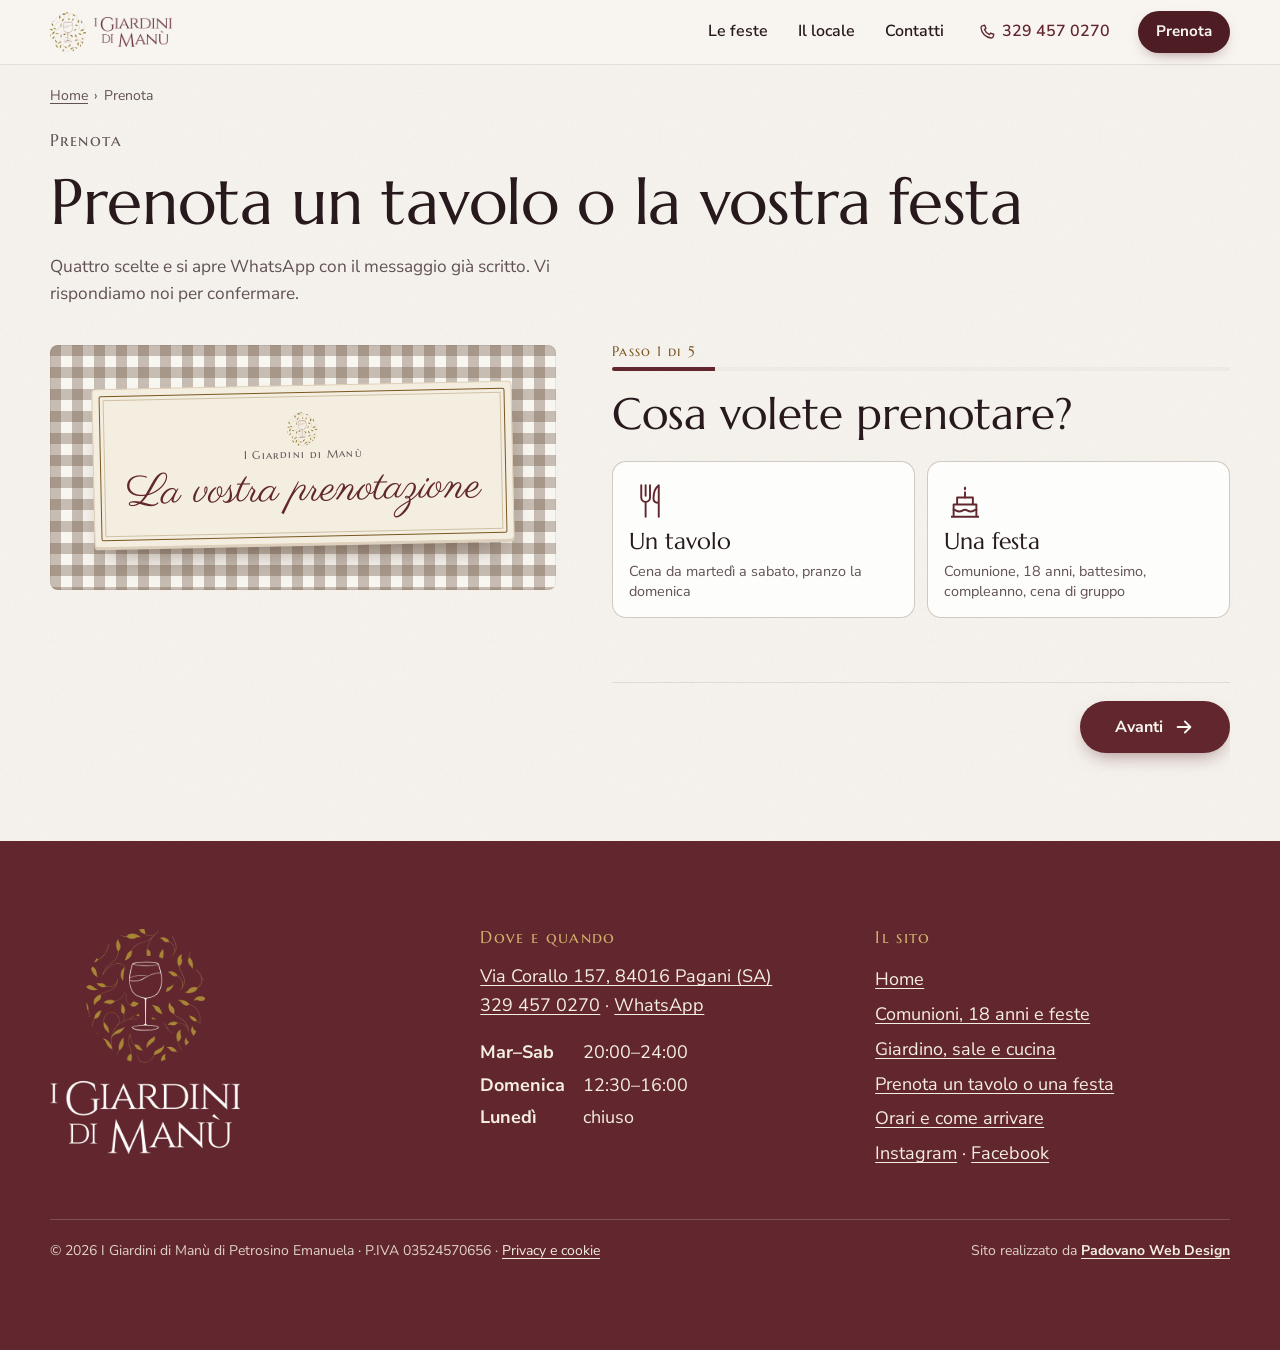
<file: prenota.html>
<!doctype html>
<html lang="it">
<head>
<meta charset="utf-8">
<meta name="viewport" content="width=device-width, initial-scale=1, viewport-fit=cover">
<title>Prenota un tavolo o la tua festa | I Giardini di Manù, Pagani</title>
<meta name="description" content="Prenota un tavolo o chiedi il preventivo per Prima Comunione, 18 anni, battesimo e feste ai Giardini di Manù di Pagani: pochi passi e il messaggio WhatsApp è già scritto.">
<meta name="robots" content="noindex, nofollow">
<link rel="canonical" href="https://chripav09-del.github.io/GiardiniDiManu/prenota.html">
<meta name="theme-color" content="#f7f3ec">
<meta property="og:type" content="website">
<meta property="og:locale" content="it_IT">
<meta property="og:site_name" content="I Giardini di Manù">
<meta property="og:title" content="Prenota un tavolo o la tua festa | I Giardini di Manù, Pagani">
<meta property="og:description" content="Prenota un tavolo o chiedi il preventivo per Prima Comunione, 18 anni, battesimo e feste ai Giardini di Manù di Pagani: pochi passi e il messaggio WhatsApp è già scritto.">
<meta property="og:url" content="https://chripav09-del.github.io/GiardiniDiManu/prenota.html">
<meta property="og:image" content="https://chripav09-del.github.io/GiardiniDiManu/og-image.jpg">
<meta property="og:image:width" content="1200">
<meta property="og:image:height" content="630">
<meta name="twitter:card" content="summary_large_image">
<link rel="icon" href="favicon.ico" sizes="any">
<link rel="icon" type="image/png" sizes="32x32" href="favicon-32.png">
<link rel="apple-touch-icon" href="apple-touch-icon.png">
<link rel="manifest" href="site.webmanifest">
<link rel="preload" href="fonts/marcellus.woff2" as="font" type="font/woff2" crossorigin>
<link rel="preload" href="fonts/nunito-sans.woff2" as="font" type="font/woff2" crossorigin>
<link rel="stylesheet" href="css/base.css">
<link rel="stylesheet" href="css/pagine.css">
<script>document.documentElement.classList.add("js")</script>
</head>
<body>
<svg width="0" height="0" style="position:absolute" aria-hidden="true" focusable="false">
<symbol id="i-freccia" viewBox="0 0 24 24"><path d="M5 12h13m-5-6 6 6-6 6" fill="none" stroke="currentColor" stroke-width="2" stroke-linecap="round" stroke-linejoin="round"/></symbol>
<symbol id="i-freccia-sx" viewBox="0 0 24 24"><path d="M19 12H6m5-6-6 6 6 6" fill="none" stroke="currentColor" stroke-width="2" stroke-linecap="round" stroke-linejoin="round"/></symbol>
<symbol id="i-stella" viewBox="0 0 24 24"><path d="m12 2.8 2.8 5.9 6.4.8-4.7 4.4 1.2 6.4L12 17.1l-5.7 3.2 1.2-6.4-4.7-4.4 6.4-.8z" fill="currentColor"/></symbol>
<symbol id="i-tel" viewBox="0 0 24 24"><path d="M6.6 3.5 9 3l1.6 4.2-2 1.4a12 12 0 0 0 6.8 6.8l1.4-2L21 15l-.5 2.4A3 3 0 0 1 17.6 20 14.6 14.6 0 0 1 4 6.4a3 3 0 0 1 2.6-2.9Z" fill="none" stroke="currentColor" stroke-width="1.8" stroke-linejoin="round"/></symbol>
<symbol id="i-pin" viewBox="0 0 24 24"><path d="M12 21s7-6.2 7-11.5a7 7 0 1 0-14 0C5 14.8 12 21 12 21Z" fill="none" stroke="currentColor" stroke-width="1.8"/><circle cx="12" cy="9.5" r="2.5" fill="none" stroke="currentColor" stroke-width="1.8"/></symbol>
<symbol id="i-orologio" viewBox="0 0 24 24"><circle cx="12" cy="12" r="8.5" fill="none" stroke="currentColor" stroke-width="1.8"/><path d="M12 7.5V12l3 2" fill="none" stroke="currentColor" stroke-width="1.8" stroke-linecap="round"/></symbol>
<symbol id="i-wa" viewBox="0 0 32 32"><path fill="currentColor" d="M16 3a13 13 0 0 0-11.2 19.6L3 29l6.6-1.7A13 13 0 1 0 16 3Zm0 23.6c-2 0-4-.5-5.7-1.6l-.4-.2-3.9 1 1-3.8-.2-.4A10.6 10.6 0 1 1 16 26.6Zm5.8-7.9c-.3-.2-1.9-.9-2.2-1-.3-.1-.5-.2-.7.2l-1 1.2c-.2.2-.4.2-.7.1a8.7 8.7 0 0 1-4.3-3.8c-.3-.6.3-.5.9-1.7.1-.2 0-.4 0-.5l-1-2.4c-.3-.6-.5-.5-.7-.5h-.6c-.2 0-.5.1-.8.4-.3.3-1 1-1 2.5s1.1 2.9 1.2 3.1c.2.2 2.1 3.3 5.2 4.6 1.9.8 2.7.9 3.6.7.6-.1 1.9-.8 2.1-1.5.3-.7.3-1.4.2-1.5 0-.1-.3-.2-.5-.3Z"/></symbol>
<symbol id="i-ig" viewBox="0 0 24 24"><rect x="3.5" y="3.5" width="17" height="17" rx="5" fill="none" stroke="currentColor" stroke-width="1.8"/><circle cx="12" cy="12" r="4" fill="none" stroke="currentColor" stroke-width="1.8"/><circle cx="17.3" cy="6.7" r="1.1" fill="currentColor"/></symbol>
<symbol id="i-fb" viewBox="0 0 24 24"><path d="M14 8.5V6.8c0-.8.2-1.3 1.4-1.3H17V2.6A21 21 0 0 0 14.6 2.5C12.2 2.5 10.6 4 10.6 6.6v1.9H8v3.2h2.6V21.5H14v-9.8h2.6l.4-3.2Z" fill="currentColor"/></symbol>
</svg>
<a class="salta" href="#contenuto">Vai al contenuto</a>
<header class="testata">
 <div class="cont">
  <a class="marchio" href="./" aria-label="I Giardini di Manù, torna alla home">
   <img src="img/emblema-chiaro-96.png" width="96" height="108" alt="">
   <img class="wm" src="img/wordmark-chiaro-360.png" width="360" height="138" alt="">
  </a>
  <nav class="nav" aria-label="Principale"><ul><li><a href="feste.html">Le feste</a></li><li><a href="locale.html">Il locale</a></li><li><a href="contatti.html">Contatti</a></li><li><a class="tel" href="tel:+393294570270"><svg aria-hidden="true"><use href="#i-tel"/></svg>329 457 0270</a></li></ul></nav>
  <div class="testata-az">
   <a class="btn-prenota" href="prenota.html" aria-current="page">Prenota</a>
   <button class="btn-menu" type="button" aria-expanded="false" aria-controls="menu-carta" data-menu><span class="bm-ico" aria-hidden="true"><i></i><i></i></span>Menù</button>
  </div>
 </div>
 <div class="menu-carta" id="menu-carta" hidden>
  <div class="mc-in cont">
   <p class="mc-titolo" aria-hidden="true">Menù</p>
   <nav aria-label="Menù del sito"><ul class="mc-lista"><li><a href="./"><span class="mc-t">Home</span><span class="mc-p" aria-hidden="true"></span><span class="mc-d">La tavola apparecchiata</span></a></li><li><a href="feste.html"><span class="mc-t">Le feste</span><span class="mc-p" aria-hidden="true"></span><span class="mc-d">Comunioni, 18 anni, battesimi</span></a></li><li><a href="locale.html"><span class="mc-t">Il locale</span><span class="mc-p" aria-hidden="true"></span><span class="mc-d">Giardino, sale e cucina</span></a></li><li><a href="prenota.html" aria-current="page"><span class="mc-t">Prenota</span><span class="mc-p" aria-hidden="true"></span><span class="mc-d">Un tavolo o la vostra festa</span></a></li><li><a href="contatti.html"><span class="mc-t">Contatti</span><span class="mc-p" aria-hidden="true"></span><span class="mc-d">Orari e come arrivare</span></a></li></ul></nav>
   <p class="mc-piede"><a href="tel:+393294570270"><svg aria-hidden="true"><use href="#i-tel"/></svg>329 457 0270</a><a href="https://wa.me/393294570270?text=Buongiorno%21%20Vi%20scrivo%20dal%20sito." target="_blank" rel="noopener"><svg aria-hidden="true"><use href="#i-wa"/></svg>WhatsApp</a></p>
  </div>
 </div>
</header>
<main id="contenuto">
<nav class="briciole cont" aria-label="Sei qui"><ol><li><a href="./">Home</a></li><li aria-current="page">Prenota</li></ol></nav><script type="application/ld+json">{"@context": "https://schema.org", "@type": "BreadcrumbList", "itemListElement": [{"@type": "ListItem", "position": 1, "name": "Home", "item": "https://chripav09-del.github.io/GiardiniDiManu/"}, {"@type": "ListItem", "position": 2, "name": "Prenota", "item": "https://chripav09-del.github.io/GiardiniDiManu/prenota.html"}]}</script>
<header class="testa-p cont pren-testa">
 <p class="sopra">Prenota</p>
 <h1>Prenota un tavolo o la vostra festa</h1>
 <p class="pren-intro">Quattro scelte e si apre WhatsApp con il messaggio già scritto. Vi rispondiamo noi per confermare.</p>
</header>

<div class="cont pren-g" data-pren-g>
 <div class="biglietto-w" aria-hidden="true">
  <div class="biglietto" data-biglietto>
   <img class="bg-emblema" src="img/emblema-chiaro-96.png" width="96" height="108" alt="">
   <p class="bg-sopra">I Giardini di Manù</p>
   <p class="bg-nome" data-b="titolo">La vostra prenotazione</p>
   <dl class="bg-righe">
    <div data-riga="quando" hidden><dt>Quando</dt><dd data-b="quando">da scegliere</dd></div>
    <div data-riga="ora" hidden><dt>Ora</dt><dd data-b="ora">da scegliere</dd></div>
    <div data-riga="dove" hidden><dt>Dove</dt><dd data-b="dove">da decidere</dd></div>
    <div data-riga="persone" hidden><dt>Persone</dt><dd data-b="persone">da scegliere</dd></div>
    <div data-riga="nome" hidden><dt>A nome di</dt><dd data-b="nome">…</dd></div>
   </dl>
  </div>
 </div>

 <form class="pren" data-pren novalidate aria-label="Prenotazione">
  <div class="pren-barra" data-barra-w hidden>
   <p class="pb-testo" data-passo-testo>Passo 1 di 5</p>
   <div class="pb-traccia" aria-hidden="true"><i data-barra></i></div>
  </div>

  <fieldset class="passo" data-passo="tipo">
   <legend class="passo-t" tabindex="-1">Cosa volete prenotare?</legend>
   <div class="scelta-grande">
    <label class="sg">
     <input type="radio" name="tipo" value="tavolo">
     <span class="sg-ico" aria-hidden="true"><svg viewBox="0 0 48 48"><path d="M14 6v14a5 5 0 0 0 5 5h0v17M19 6v12M24 6v14a5 5 0 0 1-5 5" fill="none" stroke="currentColor" stroke-width="2.2" stroke-linecap="round"/><path d="M34 42V6c-4 3-6 9-6 15 0 3 2 5 6 5" fill="none" stroke="currentColor" stroke-width="2.2" stroke-linecap="round" stroke-linejoin="round"/></svg></span>
     <span class="sg-t">Un tavolo</span>
     <span class="sg-d">Cena da martedì a sabato, pranzo la domenica</span>
    </label>
    <label class="sg">
     <input type="radio" name="tipo" value="festa">
     <span class="sg-ico" aria-hidden="true"><svg viewBox="0 0 48 48"><path d="M8 42h32M11 42V28h26v14M15 28v-8h18v8" fill="none" stroke="currentColor" stroke-width="2.2" stroke-linejoin="round"/><path d="M11 34c3 0 3 2 6.5 2s3.5-2 6.5-2 3 2 6.5 2 3.5-2 6.5-2M24 20v-6" fill="none" stroke="currentColor" stroke-width="2.2" stroke-linecap="round"/><path d="M24 7c1.6 1.6 2 3 0 5-2-2-1.6-3.4 0-5Z" fill="currentColor"/></svg></span>
     <span class="sg-t">Una festa</span>
     <span class="sg-d">Comunione, 18 anni, battesimo, compleanno, cena di gruppo</span>
    </label>
   </div>
   <p class="err" data-err aria-live="polite"></p>
  </fieldset>

  <fieldset class="passo" data-passo="giorno" hidden>
   <legend class="passo-t" tabindex="-1">Che giorno?</legend>
   <p class="passo-d">Siamo aperti la sera da martedì a sabato e la domenica a pranzo. Il lunedì siamo chiusi.</p>
   <div class="giorni" data-giorni role="radiogroup" aria-label="Giorni disponibili"></div>
   <details class="altra-data">
    <summary>Un altro giorno, più avanti</summary>
    <label for="g-altro" class="vis-nascosto">Scegli la data</label>
    <input type="date" id="g-altro" data-g-altro>
   </details>
   <p class="err" data-err aria-live="polite"></p>
  </fieldset>

  <fieldset class="passo" data-passo="ora" hidden>
   <legend class="passo-t" tabindex="-1">A che ora?</legend>
   <p class="passo-d" data-ora-d>L'orario esatto ve lo confermiamo noi nella risposta.</p>
   <div class="orari-s" data-orari role="radiogroup" aria-label="Orari"></div>
   <p class="err" data-err aria-live="polite"></p>
  </fieldset>

  <fieldset class="passo" data-passo="persone" hidden>
   <legend class="passo-t" tabindex="-1">Quanti siete?</legend>
   <div class="contatore" data-contatore="persone" data-min="1" data-max="20" data-passo-n="1" data-val="2">
    <button type="button" class="ct-b" data-meno aria-label="Una persona in meno">−</button>
    <output class="ct-n" data-n aria-live="polite">2</output>
    <button type="button" class="ct-b" data-piu aria-label="Una persona in più">+</button>
   </div>
   <p class="ct-l" data-ct-l>persone</p>
   <label class="spunta"><input type="checkbox" name="seggiolone"> <span>C'è un bambino piccolo: ci serve un seggiolone</span></label>
   <p class="passo-d piccolo">Più di 20 persone? È già una festa: <a href="prenota.html?tipo=festa" data-vai-festa>chiedete il preventivo</a>.</p>
  </fieldset>

  <fieldset class="passo" data-passo="festa" hidden>
   <legend class="passo-t" tabindex="-1">Che festa state organizzando?</legend>
   <div class="scelte-festa">
    <label><input type="radio" name="festa" value="comunione" data-titolo="Prima Comunione" data-testo="una Prima Comunione"><span>Prima Comunione</span></label>
    <label><input type="radio" name="festa" value="diciottesimo" data-titolo="I miei 18 anni" data-testo="un diciottesimo"><span>18 anni</span></label>
    <label><input type="radio" name="festa" value="battesimo" data-titolo="Battesimo" data-testo="un Battesimo"><span>Battesimo</span></label>
    <label><input type="radio" name="festa" value="compleanno" data-titolo="Buon compleanno" data-testo="un compleanno o una festa privata"><span>Compleanno o festa</span></label>
    <label><input type="radio" name="festa" value="cena" data-titolo="Cena tra amici" data-testo="una cena di gruppo o aziendale"><span>Cena di gruppo</span></label>
    <label><input type="radio" name="festa" value="altro" data-titolo="La vostra festa" data-testo="una festa"><span>Altro</span></label>
   </div>
   <p class="err" data-err aria-live="polite"></p>
  </fieldset>

  <fieldset class="passo" data-passo="data" hidden>
   <legend class="passo-t" tabindex="-1">Quando sarebbe?</legend>
   <p class="passo-d">Anche indicativa: ci serve per vedere se la sala o il giardino sono liberi.</p>
   <label for="f-data" class="vis-nascosto">Data della festa</label>
   <input type="date" id="f-data" class="campo-data" data-f-data>
   <label class="spunta"><input type="checkbox" data-f-nodata> <span>La data non è ancora decisa</span></label>
   <p class="err" data-err aria-live="polite"></p>
  </fieldset>

  <fieldset class="passo" data-passo="ospiti" hidden>
   <legend class="passo-t" tabindex="-1">Quanti ospiti, più o meno?</legend>
   <div class="contatore" data-contatore="ospiti" data-min="10" data-max="300" data-passo-n="5" data-val="40">
    <button type="button" class="ct-b" data-meno aria-label="Cinque ospiti in meno">−</button>
    <output class="ct-n" data-n aria-live="polite">40</output>
    <button type="button" class="ct-b" data-piu aria-label="Cinque ospiti in più">+</button>
   </div>
   <p class="ct-l">ospiti, bambini compresi</p>
   <p class="sotto-t" id="dove-t">Dove vi piacerebbe?</p>
   <div class="scelte-dove" role="radiogroup" aria-labelledby="dove-t">
    <label><input type="radio" name="dove" value="giardino"><span>In giardino</span></label>
    <label><input type="radio" name="dove" value="sala"><span>In sala</span></label>
    <label><input type="radio" name="dove" value="decidere" checked><span>Da decidere</span></label>
   </div>
  </fieldset>

  <fieldset class="passo" data-passo="nome" hidden>
   <legend class="passo-t" tabindex="-1">A che nome?</legend>
   <div class="campo"><label for="p-nome">Nome e cognome</label><input id="p-nome" name="nome" autocomplete="name" maxlength="60" data-p-nome></div>
   <div class="campo"><label for="p-note">Qualcosa da dirci <span class="facolt">(facoltativo)</span></label><textarea id="p-note" name="note" maxlength="400" data-p-note placeholder="Allergie, un tavolo in giardino, una sorpresa…"></textarea></div>
   <label class="spunta"><input type="checkbox" data-p-privacy> <span>Ho letto l'<a href="privacy.html" target="_blank" rel="noopener">informativa privacy</a></span></label>
   <p class="err" data-err aria-live="polite"></p>
  </fieldset>

  <fieldset class="passo passo-fine" data-passo="fine" hidden>
   <legend class="passo-t" tabindex="-1">Tutto pronto</legend>
   <p class="passo-d">Controllate il biglietto: premendo il pulsante si apre WhatsApp con questo messaggio. Lo inviate voi, e noi vi rispondiamo per confermare.</p>
   <pre class="anteprima-msg" data-msg></pre>
   <a class="btn btn-wa" data-invia href="https://wa.me/393294570270" target="_blank" rel="noopener"><svg aria-hidden="true"><use href="#i-wa"/></svg>Invia su WhatsApp</a>
   <p class="fatto" data-fatto hidden>WhatsApp si è aperto: premete invia lì. Se non si è aperto, chiamateci al <a href="tel:+393294570270">329 457 0270</a>.</p>
   <p class="passo-d piccolo">Preferite telefonare? <a href="tel:+393294570270">329 457 0270</a>. I dati non passano da questo sito: restano nel vostro telefono fino a quando inviate il messaggio.</p>
  </fieldset>

  <div class="pren-nav" data-pren-nav hidden>
   <button type="button" class="btn btn-c" data-indietro><svg aria-hidden="true"><use href="#i-freccia-sx"/></svg>Indietro</button>
   <button type="button" class="btn btn-p" data-avanti>Avanti<svg aria-hidden="true"><use href="#i-freccia"/></svg></button>
  </div>
  <noscript><p class="passo-d">Per prenotare chiamate o scrivete su WhatsApp al <a href="tel:+393294570270">329 457 0270</a>.</p></noscript>
 </form>
</div>
</main>
<footer class="piede su-vino">
 <div class="cont">
  <div class="piede-g">
   <div>
    <img class="logo-p" src="img/logo-per-fondo-scuro-480.png" width="480" height="568" alt="I Giardini di Manù" loading="lazy">
   </div>
   <div>
    <h2>Dove e quando</h2>
    <p><a href="https://www.google.com/maps/search/?api=1&query=I+Giardini+Di+Man%C3%B9+Via+Corallo+157+Pagani" target="_blank" rel="noopener">Via Corallo 157, 84016 Pagani (SA)</a><br>
    <a href="tel:+393294570270">329 457 0270</a> · <a href="https://wa.me/393294570270?text=Buongiorno%21%20Vi%20scrivo%20dal%20sito." target="_blank" rel="noopener">WhatsApp</a></p>
    <dl class="orari-p"><dt>Mar–Sab</dt><dd>20:00–24:00</dd><dt>Domenica</dt><dd>12:30–16:00</dd><dt>Lunedì</dt><dd>chiuso</dd></dl>
   </div>
   <div>
    <h2>Il sito</h2>
    <ul>
     <li><a href="./">Home</a></li>
     <li><a href="feste.html">Comunioni, 18 anni e feste</a></li>
     <li><a href="locale.html">Giardino, sale e cucina</a></li>
     <li><a href="prenota.html">Prenota un tavolo o una festa</a></li>
     <li><a href="contatti.html">Orari e come arrivare</a></li>
     <li><a href="https://www.instagram.com/igiardinidimanu/" target="_blank" rel="noopener">Instagram</a> · <a href="https://www.facebook.com/igiardinidimanu/" target="_blank" rel="noopener">Facebook</a></li>
    </ul>
   </div>
  </div>
  <div class="piede-legale">
   <span>© 2026 I Giardini di Manù di Petrosino Emanuela · P.IVA 03524570656 · <a href="privacy.html">Privacy e cookie</a></span>
   <span class="firma">Sito realizzato da <a href="https://padovanowebdesign.it" rel="noopener" target="_blank">Padovano Web Design</a></span>
  </div>
 </div>
</footer>
<a class="wa-flu" href="https://wa.me/393294570270?text=Buongiorno%21%20Vorrei%20informazioni%20per%20una%20festa%20ai%20Giardini%20di%20Man%C3%B9." target="_blank" rel="noopener" aria-label="Scrivici su WhatsApp"><svg aria-hidden="true"><use href="#i-wa"/></svg></a>
<script type="module" src="js/main.js"></script>
</body>
</html>
</file>
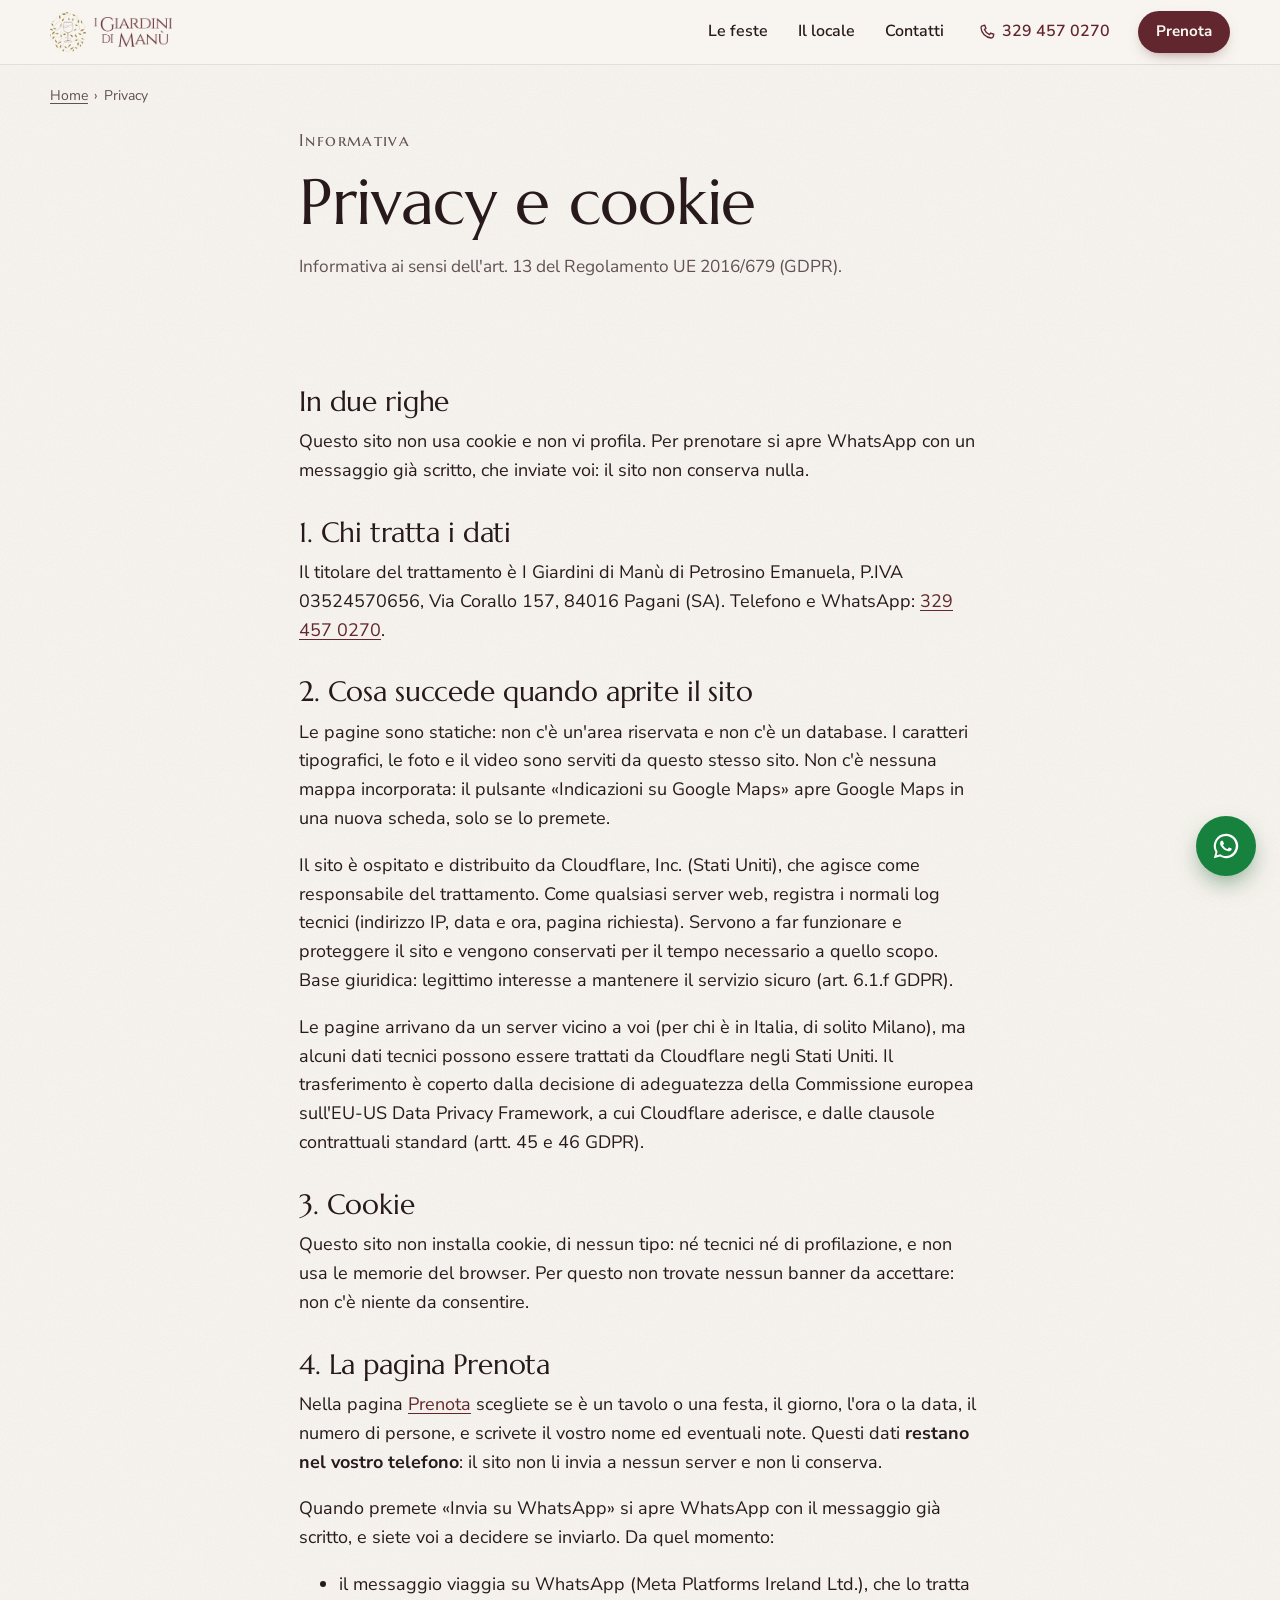
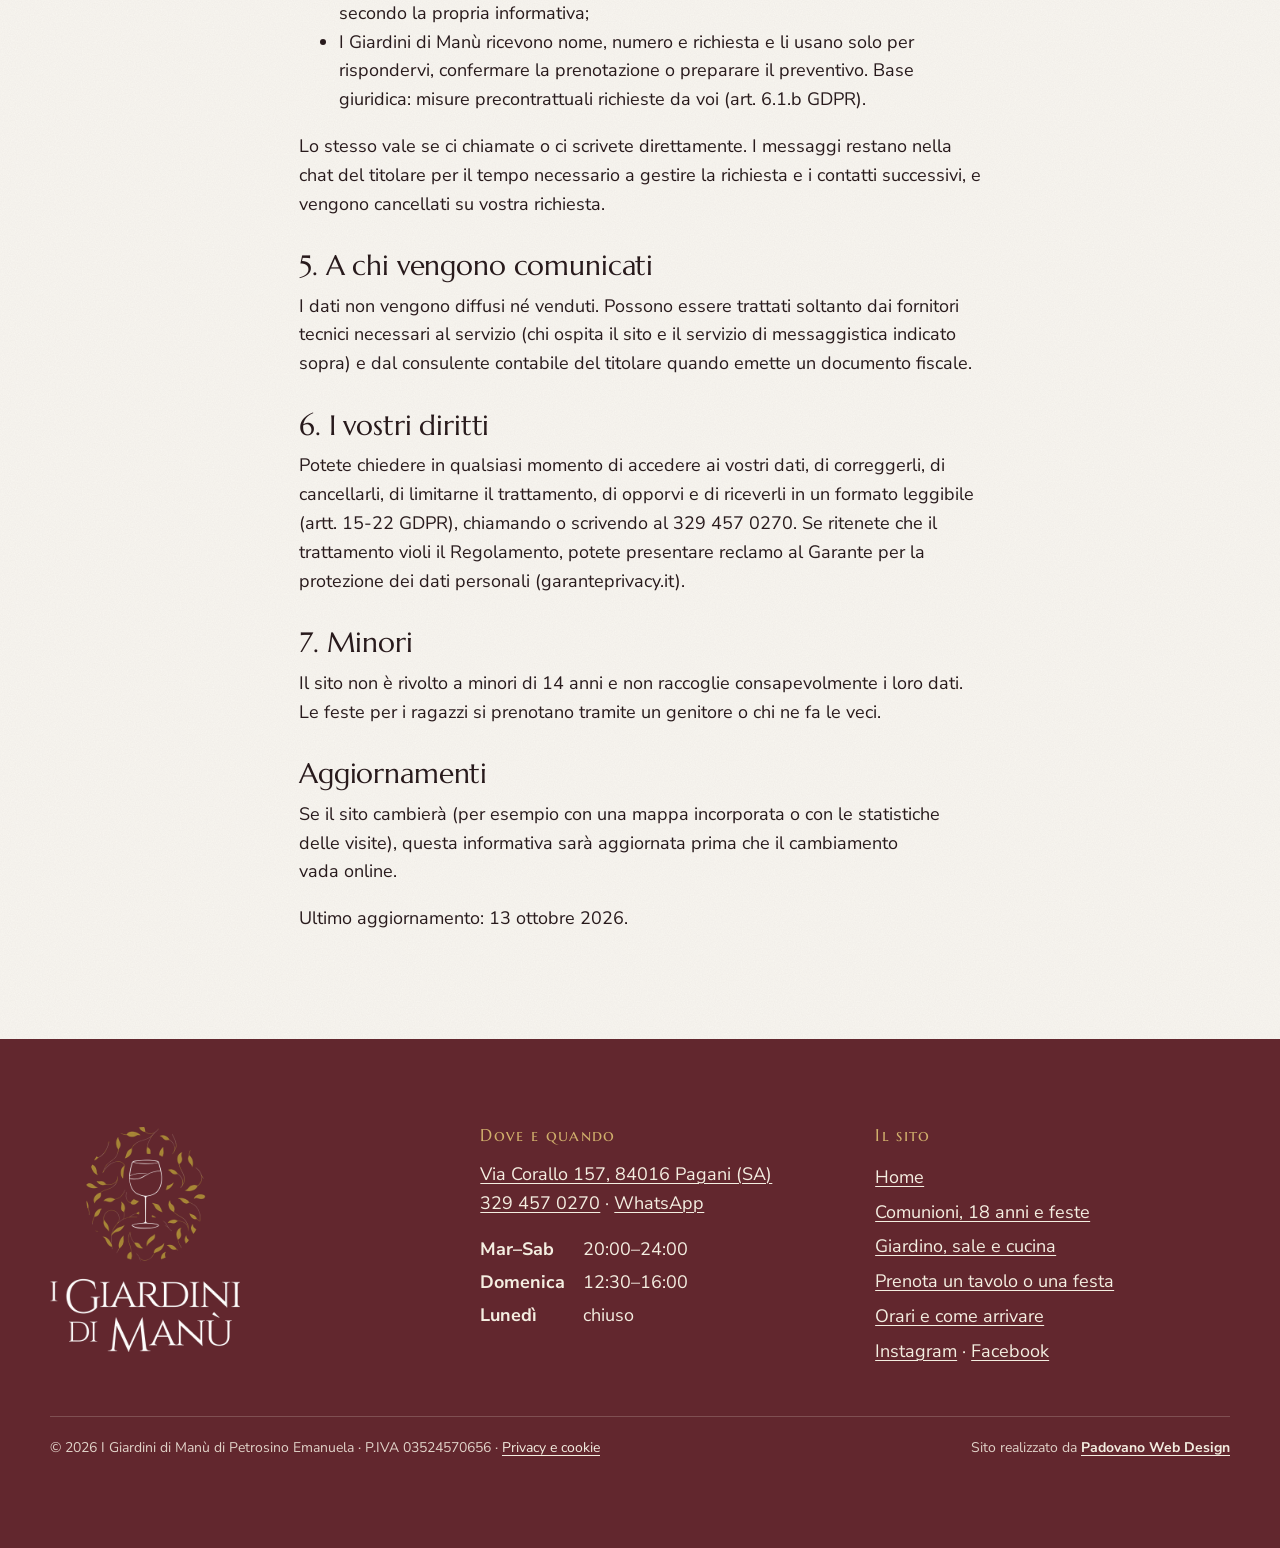
<file: privacy.html>
<!doctype html>
<html lang="it">
<head>
<meta charset="utf-8">
<meta name="viewport" content="width=device-width, initial-scale=1, viewport-fit=cover">
<title>Privacy e cookie | I Giardini di Manù</title>
<meta name="description" content="Informativa privacy e cookie del sito dei Giardini di Manù, Pagani.">
<meta name="robots" content="noindex, nofollow">
<link rel="canonical" href="https://chripav09-del.github.io/GiardiniDiManu/privacy.html">
<meta name="theme-color" content="#f7f3ec">
<meta property="og:type" content="website">
<meta property="og:locale" content="it_IT">
<meta property="og:site_name" content="I Giardini di Manù">
<meta property="og:title" content="Privacy e cookie | I Giardini di Manù">
<meta property="og:description" content="Informativa privacy e cookie del sito dei Giardini di Manù, Pagani.">
<meta property="og:url" content="https://chripav09-del.github.io/GiardiniDiManu/privacy.html">
<meta property="og:image" content="https://chripav09-del.github.io/GiardiniDiManu/og-image.jpg">
<meta property="og:image:width" content="1200">
<meta property="og:image:height" content="630">
<meta name="twitter:card" content="summary_large_image">
<link rel="icon" href="favicon.ico" sizes="any">
<link rel="icon" type="image/png" sizes="32x32" href="favicon-32.png">
<link rel="apple-touch-icon" href="apple-touch-icon.png">
<link rel="manifest" href="site.webmanifest">
<link rel="preload" href="fonts/marcellus.woff2" as="font" type="font/woff2" crossorigin>
<link rel="preload" href="fonts/nunito-sans.woff2" as="font" type="font/woff2" crossorigin>
<link rel="stylesheet" href="css/base.css">
<link rel="stylesheet" href="css/pagine.css">
<script>document.documentElement.classList.add("js")</script>
</head>
<body>
<svg width="0" height="0" style="position:absolute" aria-hidden="true" focusable="false">
<symbol id="i-freccia" viewBox="0 0 24 24"><path d="M5 12h13m-5-6 6 6-6 6" fill="none" stroke="currentColor" stroke-width="2" stroke-linecap="round" stroke-linejoin="round"/></symbol>
<symbol id="i-freccia-sx" viewBox="0 0 24 24"><path d="M19 12H6m5-6-6 6 6 6" fill="none" stroke="currentColor" stroke-width="2" stroke-linecap="round" stroke-linejoin="round"/></symbol>
<symbol id="i-stella" viewBox="0 0 24 24"><path d="m12 2.8 2.8 5.9 6.4.8-4.7 4.4 1.2 6.4L12 17.1l-5.7 3.2 1.2-6.4-4.7-4.4 6.4-.8z" fill="currentColor"/></symbol>
<symbol id="i-tel" viewBox="0 0 24 24"><path d="M6.6 3.5 9 3l1.6 4.2-2 1.4a12 12 0 0 0 6.8 6.8l1.4-2L21 15l-.5 2.4A3 3 0 0 1 17.6 20 14.6 14.6 0 0 1 4 6.4a3 3 0 0 1 2.6-2.9Z" fill="none" stroke="currentColor" stroke-width="1.8" stroke-linejoin="round"/></symbol>
<symbol id="i-pin" viewBox="0 0 24 24"><path d="M12 21s7-6.2 7-11.5a7 7 0 1 0-14 0C5 14.8 12 21 12 21Z" fill="none" stroke="currentColor" stroke-width="1.8"/><circle cx="12" cy="9.5" r="2.5" fill="none" stroke="currentColor" stroke-width="1.8"/></symbol>
<symbol id="i-orologio" viewBox="0 0 24 24"><circle cx="12" cy="12" r="8.5" fill="none" stroke="currentColor" stroke-width="1.8"/><path d="M12 7.5V12l3 2" fill="none" stroke="currentColor" stroke-width="1.8" stroke-linecap="round"/></symbol>
<symbol id="i-wa" viewBox="0 0 32 32"><path fill="currentColor" d="M16 3a13 13 0 0 0-11.2 19.6L3 29l6.6-1.7A13 13 0 1 0 16 3Zm0 23.6c-2 0-4-.5-5.7-1.6l-.4-.2-3.9 1 1-3.8-.2-.4A10.6 10.6 0 1 1 16 26.6Zm5.8-7.9c-.3-.2-1.9-.9-2.2-1-.3-.1-.5-.2-.7.2l-1 1.2c-.2.2-.4.2-.7.1a8.7 8.7 0 0 1-4.3-3.8c-.3-.6.3-.5.9-1.7.1-.2 0-.4 0-.5l-1-2.4c-.3-.6-.5-.5-.7-.5h-.6c-.2 0-.5.1-.8.4-.3.3-1 1-1 2.5s1.1 2.9 1.2 3.1c.2.2 2.1 3.3 5.2 4.6 1.9.8 2.7.9 3.6.7.6-.1 1.9-.8 2.1-1.5.3-.7.3-1.4.2-1.5 0-.1-.3-.2-.5-.3Z"/></symbol>
<symbol id="i-ig" viewBox="0 0 24 24"><rect x="3.5" y="3.5" width="17" height="17" rx="5" fill="none" stroke="currentColor" stroke-width="1.8"/><circle cx="12" cy="12" r="4" fill="none" stroke="currentColor" stroke-width="1.8"/><circle cx="17.3" cy="6.7" r="1.1" fill="currentColor"/></symbol>
<symbol id="i-fb" viewBox="0 0 24 24"><path d="M14 8.5V6.8c0-.8.2-1.3 1.4-1.3H17V2.6A21 21 0 0 0 14.6 2.5C12.2 2.5 10.6 4 10.6 6.6v1.9H8v3.2h2.6V21.5H14v-9.8h2.6l.4-3.2Z" fill="currentColor"/></symbol>
</svg>
<a class="salta" href="#contenuto">Vai al contenuto</a>
<header class="testata">
 <div class="cont">
  <a class="marchio" href="./" aria-label="I Giardini di Manù, torna alla home">
   <img src="img/emblema-chiaro-96.png" width="96" height="108" alt="">
   <img class="wm" src="img/wordmark-chiaro-360.png" width="360" height="138" alt="">
  </a>
  <nav class="nav" aria-label="Principale"><ul><li><a href="feste.html">Le feste</a></li><li><a href="locale.html">Il locale</a></li><li><a href="contatti.html">Contatti</a></li><li><a class="tel" href="tel:+393294570270"><svg aria-hidden="true"><use href="#i-tel"/></svg>329 457 0270</a></li></ul></nav>
  <div class="testata-az">
   <a class="btn-prenota" href="prenota.html">Prenota</a>
   <button class="btn-menu" type="button" aria-expanded="false" aria-controls="menu-carta" data-menu><span class="bm-ico" aria-hidden="true"><i></i><i></i></span>Menù</button>
  </div>
 </div>
 <div class="menu-carta" id="menu-carta" hidden>
  <div class="mc-in cont">
   <p class="mc-titolo" aria-hidden="true">Menù</p>
   <nav aria-label="Menù del sito"><ul class="mc-lista"><li><a href="./"><span class="mc-t">Home</span><span class="mc-p" aria-hidden="true"></span><span class="mc-d">La tavola apparecchiata</span></a></li><li><a href="feste.html"><span class="mc-t">Le feste</span><span class="mc-p" aria-hidden="true"></span><span class="mc-d">Comunioni, 18 anni, battesimi</span></a></li><li><a href="locale.html"><span class="mc-t">Il locale</span><span class="mc-p" aria-hidden="true"></span><span class="mc-d">Giardino, sale e cucina</span></a></li><li><a href="prenota.html"><span class="mc-t">Prenota</span><span class="mc-p" aria-hidden="true"></span><span class="mc-d">Un tavolo o la vostra festa</span></a></li><li><a href="contatti.html"><span class="mc-t">Contatti</span><span class="mc-p" aria-hidden="true"></span><span class="mc-d">Orari e come arrivare</span></a></li></ul></nav>
   <p class="mc-piede"><a href="tel:+393294570270"><svg aria-hidden="true"><use href="#i-tel"/></svg>329 457 0270</a><a href="https://wa.me/393294570270?text=Buongiorno%21%20Vi%20scrivo%20dal%20sito." target="_blank" rel="noopener"><svg aria-hidden="true"><use href="#i-wa"/></svg>WhatsApp</a></p>
  </div>
 </div>
</header>
<main id="contenuto">
<nav class="briciole cont" aria-label="Sei qui"><ol><li><a href="./">Home</a></li><li aria-current="page">Privacy</li></ol></nav><script type="application/ld+json">{"@context": "https://schema.org", "@type": "BreadcrumbList", "itemListElement": [{"@type": "ListItem", "position": 1, "name": "Home", "item": "https://chripav09-del.github.io/GiardiniDiManu/"}, {"@type": "ListItem", "position": 2, "name": "Privacy", "item": "https://chripav09-del.github.io/GiardiniDiManu/privacy.html"}]}</script>
<article class="cont testo-lungo stretta">
 <header class="testa-p" style="padding-inline:0">
  <p class="sopra">Informativa</p>
  <h1>Privacy e cookie</h1>
  <p>Informativa ai sensi dell'art. 13 del Regolamento UE 2016/679 (GDPR).</p>
 </header>

 <h2>In due righe</h2>
 <p>Questo sito non usa cookie e non vi profila. Per prenotare si apre WhatsApp con un messaggio già scritto, che inviate voi: il sito non conserva nulla.</p>

 <h2>1. Chi tratta i dati</h2>
 <p>Il titolare del trattamento è I Giardini di Manù di Petrosino Emanuela, P.IVA 03524570656, Via Corallo 157, 84016 Pagani (SA). Telefono e WhatsApp: <a href="tel:+393294570270">329 457 0270</a>.</p>

 <h2>2. Cosa succede quando aprite il sito</h2>
 <p>Le pagine sono statiche: non c'è un'area riservata e non c'è un database. I caratteri tipografici, le foto e il video sono serviti da questo stesso sito. Non c'è nessuna mappa incorporata: il pulsante «Indicazioni su Google Maps» apre Google Maps in una nuova scheda, solo se lo premete.</p>
 <p>Il sito è ospitato e distribuito da Cloudflare, Inc. (Stati Uniti), che agisce come responsabile del trattamento. Come qualsiasi server web, registra i normali log tecnici (indirizzo IP, data e ora, pagina richiesta). Servono a far funzionare e proteggere il sito e vengono conservati per il tempo necessario a quello scopo. Base giuridica: legittimo interesse a mantenere il servizio sicuro (art. 6.1.f GDPR).</p>
 <p>Le pagine arrivano da un server vicino a voi (per chi è in Italia, di solito Milano), ma alcuni dati tecnici possono essere trattati da Cloudflare negli Stati Uniti. Il trasferimento è coperto dalla decisione di adeguatezza della Commissione europea sull'EU-US Data Privacy Framework, a cui Cloudflare aderisce, e dalle clausole contrattuali standard (artt. 45 e 46 GDPR).</p>

 <h2>3. Cookie</h2>
 <p>Questo sito non installa cookie, di nessun tipo: né tecnici né di profilazione, e non usa le memorie del browser. Per questo non trovate nessun banner da accettare: non c'è niente da consentire.</p>

 <h2>4. La pagina Prenota</h2>
 <p>Nella pagina <a href="prenota.html">Prenota</a> scegliete se è un tavolo o una festa, il giorno, l'ora o la data, il numero di persone, e scrivete il vostro nome ed eventuali note. Questi dati <strong>restano nel vostro telefono</strong>: il sito non li invia a nessun server e non li conserva.</p>
 <p>Quando premete «Invia su WhatsApp» si apre WhatsApp con il messaggio già scritto, e siete voi a decidere se inviarlo. Da quel momento:</p>
 <ul>
  <li>il messaggio viaggia su WhatsApp (Meta Platforms Ireland Ltd.), che lo tratta secondo la propria informativa;</li>
  <li>I Giardini di Manù ricevono nome, numero e richiesta e li usano solo per rispondervi, confermare la prenotazione o preparare il preventivo. Base giuridica: misure precontrattuali richieste da voi (art. 6.1.b GDPR).</li>
 </ul>
 <p>Lo stesso vale se ci chiamate o ci scrivete direttamente. I messaggi restano nella chat del titolare per il tempo necessario a gestire la richiesta e i contatti successivi, e vengono cancellati su vostra richiesta.</p>

 <h2>5. A chi vengono comunicati</h2>
 <p>I dati non vengono diffusi né venduti. Possono essere trattati soltanto dai fornitori tecnici necessari al servizio (chi ospita il sito e il servizio di messaggistica indicato sopra) e dal consulente contabile del titolare quando emette un documento fiscale.</p>

 <h2>6. I vostri diritti</h2>
 <p>Potete chiedere in qualsiasi momento di accedere ai vostri dati, di correggerli, di cancellarli, di limitarne il trattamento, di opporvi e di riceverli in un formato leggibile (artt. 15-22 GDPR), chiamando o scrivendo al 329 457 0270. Se ritenete che il trattamento violi il Regolamento, potete presentare reclamo al Garante per la protezione dei dati personali (garanteprivacy.it).</p>

 <h2>7. Minori</h2>
 <p>Il sito non è rivolto a minori di 14 anni e non raccoglie consapevolmente i loro dati. Le feste per i ragazzi si prenotano tramite un genitore o chi ne fa le veci.</p>

 <h2>Aggiornamenti</h2>
 <p>Se il sito cambierà (per esempio con una mappa incorporata o con le statistiche delle visite), questa informativa sarà aggiornata prima che il cambiamento vada online.</p>
 <p>Ultimo aggiornamento: 13 ottobre 2026.</p>
</article>
</main>
<footer class="piede su-vino">
 <div class="cont">
  <div class="piede-g">
   <div>
    <img class="logo-p" src="img/logo-per-fondo-scuro-480.png" width="480" height="568" alt="I Giardini di Manù" loading="lazy">
   </div>
   <div>
    <h2>Dove e quando</h2>
    <p><a href="https://www.google.com/maps/search/?api=1&query=I+Giardini+Di+Man%C3%B9+Via+Corallo+157+Pagani" target="_blank" rel="noopener">Via Corallo 157, 84016 Pagani (SA)</a><br>
    <a href="tel:+393294570270">329 457 0270</a> · <a href="https://wa.me/393294570270?text=Buongiorno%21%20Vi%20scrivo%20dal%20sito." target="_blank" rel="noopener">WhatsApp</a></p>
    <dl class="orari-p"><dt>Mar–Sab</dt><dd>20:00–24:00</dd><dt>Domenica</dt><dd>12:30–16:00</dd><dt>Lunedì</dt><dd>chiuso</dd></dl>
   </div>
   <div>
    <h2>Il sito</h2>
    <ul>
     <li><a href="./">Home</a></li>
     <li><a href="feste.html">Comunioni, 18 anni e feste</a></li>
     <li><a href="locale.html">Giardino, sale e cucina</a></li>
     <li><a href="prenota.html">Prenota un tavolo o una festa</a></li>
     <li><a href="contatti.html">Orari e come arrivare</a></li>
     <li><a href="https://www.instagram.com/igiardinidimanu/" target="_blank" rel="noopener">Instagram</a> · <a href="https://www.facebook.com/igiardinidimanu/" target="_blank" rel="noopener">Facebook</a></li>
    </ul>
   </div>
  </div>
  <div class="piede-legale">
   <span>© 2026 I Giardini di Manù di Petrosino Emanuela · P.IVA 03524570656 · <a href="privacy.html">Privacy e cookie</a></span>
   <span class="firma">Sito realizzato da <a href="https://padovanowebdesign.it" rel="noopener" target="_blank">Padovano Web Design</a></span>
  </div>
 </div>
</footer>
<a class="wa-flu" href="https://wa.me/393294570270?text=Buongiorno%21%20Vorrei%20informazioni%20per%20una%20festa%20ai%20Giardini%20di%20Man%C3%B9." target="_blank" rel="noopener" aria-label="Scrivici su WhatsApp"><svg aria-hidden="true"><use href="#i-wa"/></svg></a>
<script type="module" src="js/main.js"></script>
</body>
</html>
</file>
<file: css/base.css>
/* I Giardini di Manù — token, reset, tipografia, testata, piede, bottoni */
@font-face { font-family: "Marcellus"; src: url("../fonts/marcellus.woff2") format("woff2"); font-weight: 400; font-display: swap; }
@font-face { font-family: "Marcellus SC"; src: url("../fonts/marcellus-sc.woff2") format("woff2"); font-weight: 400; font-display: swap; }
@font-face { font-family: "Nunito Sans"; src: url("../fonts/nunito-sans.woff2") format("woff2"); font-weight: 400 800; font-display: swap; }
@font-face { font-family: "Nunito Sans"; src: url("../fonts/nunito-sans-italic.woff2") format("woff2"); font-weight: 400; font-style: italic; font-display: swap; }
@font-face { font-family: "Parisienne"; src: url("../fonts/parisienne.woff2") format("woff2"); font-weight: 400; font-display: swap; }

:root {
  --lino: hsl(38 33% 96%);
  --lino-2: hsl(36 28% 91%);
  --avorio: hsl(40 45% 92%);
  --bianco: hsl(40 40% 99%);
  --ink: hsl(350 22% 13%);
  --muted: hsl(350 9% 35%);
  --vino: hsl(353 43% 27%);
  --vino-h: hsl(353 46% 21%);
  --oro: hsl(40 52% 62%);
  --oro-d: hsl(36 60% 30%);
  --vichy: hsl(26 28% 32%);
  --vichy-a: hsl(26 28% 32% / .34);
  --wa: hsl(142 70% 30%);
  --errore: hsl(4 70% 40%);
  --ok: hsl(142 50% 28%);

  --f-tit: "Marcellus", "Optima", "Candara", "Palatino Linotype", serif;
  --f-sc: "Marcellus SC", "Marcellus", "Optima", serif;
  --f-txt: "Nunito Sans", system-ui, "Segoe UI", Roboto, sans-serif;
  --f-mano: "Parisienne", "Segoe Script", cursive;

  --t-1: clamp(2.1rem, 1.4rem + 3.4vw, 4rem);
  --t-2: clamp(1.7rem, 1.25rem + 2vw, 2.75rem);
  --t-3: clamp(1.3rem, 1.1rem + .9vw, 1.75rem);
  --t-sm: .875rem;

  --s-a: 36px; --s-b: 56px; --s-c: 96px;
  --gut: 16px;
  --max: 1180px;

  --in: cubic-bezier(0.16, 1, 0.3, 1);
  --st: cubic-bezier(0.4, 0, 0.2, 1);
  --molla: linear(0, .009, .035 2.1%, .141 4.4%, .723 12.9%, .938 16.7%, 1.017 19.4%, 1.067, 1.099 24.3%, 1.108 26%, 1.102, 1.083 30.6%, 1.011 39.1%, .993 43%, .987 47.5%, 1.003 61.2%, 1);
  --ombra: 0 1px 2px hsl(350 30% 15% / .08), 0 10px 30px -10px hsl(350 30% 15% / .28);
}
@media (min-width: 768px) { :root { --gut: 32px; --s-a: 56px; --s-b: 88px; --s-c: 136px; } }

*, *::before, *::after { box-sizing: border-box; }
html { -webkit-text-size-adjust: 100%; scroll-behavior: smooth; }
body { margin: 0; background: var(--lino); color: var(--ink); font: 400 1.0625rem/1.6 var(--f-txt); overflow-x: clip; }
@media (min-width: 1024px) { body { font-size: 1.125rem; } }
img, picture, svg { display: block; max-width: 100%; height: auto; }
a { color: var(--vino); text-underline-offset: .18em; text-decoration-thickness: 1px; transition: color .25s var(--st); }
a:hover { color: var(--vino-h); }
:focus-visible { outline: 2px solid var(--vichy); outline-offset: 3px; border-radius: 4px; }
.su-vino :focus-visible, .piede :focus-visible { outline-color: var(--oro); }
h1, h2, h3 { font-family: var(--f-tit); font-weight: 400; line-height: 1.12; letter-spacing: -.005em; margin: 0; text-wrap: balance; }
h1 { font-size: var(--t-1); }
h2 { font-size: var(--t-2); }
h3 { font-size: var(--t-3); }
p { margin: 0 0 1em; text-wrap: pretty; }
.sopra { font-family: var(--f-sc); font-size: .95rem; letter-spacing: .08em; color: var(--oro-d); margin: 0 0 12px; }
.su-vino .sopra { color: var(--oro); }
.vis-nascosto { position: absolute !important; width: 1px; height: 1px; overflow: hidden; clip: rect(0 0 0 0); white-space: nowrap; }
.salta { position: absolute; left: 8px; top: -60px; background: var(--vino); color: var(--lino); padding: 10px 16px; border-radius: 999px; z-index: 100; transition: top .2s var(--st); }
.salta:focus { top: 8px; }
.cont { width: min(100% - 2 * var(--gut), var(--max)); margin-inline: auto; }
.stretta { max-width: 62ch; }

/* trama vichy: due bande sovrapposte = quadretti scuri agli incroci */
.vichy {
  background-color: var(--lino);
  background-image:
    linear-gradient(90deg, var(--vichy-a) 50%, transparent 50%),
    linear-gradient(var(--vichy-a) 50%, transparent 50%);
  background-size: 26px 26px;
}
.orlo { height: 14px; background-image: linear-gradient(90deg, var(--vichy-a) 50%, transparent 50%), linear-gradient(var(--vichy-a) 50%, transparent 50%); background-size: 14px 14px; background-color: var(--lino); }

/* bottoni */
.btn { display: inline-flex; align-items: center; justify-content: center; gap: 10px; min-height: 52px; padding: 0 26px; border-radius: 999px; font: 700 1rem/1.1 var(--f-txt); text-decoration: none; border: 2px solid transparent; cursor: pointer; transition: background-color .25s var(--st), color .25s var(--st), transform .25s var(--st), box-shadow .25s var(--st); -webkit-tap-highlight-color: transparent; }
.btn svg { width: 22px; height: 22px; flex: none; }
.btn-p { background: var(--vino); color: var(--lino); box-shadow: 0 8px 20px -8px hsl(353 43% 27% / .6); }
.btn-p:hover { background: var(--vino-h); color: var(--bianco); transform: translateY(-2px); }
.btn-p:active { transform: translateY(0) scale(.98); background: var(--vino-h); }
.btn-c { background: transparent; color: var(--vino); border-color: currentColor; }
.btn-c:hover { background: var(--vino); color: var(--lino); }
.btn-c:active { transform: scale(.98); }
.su-vino .btn-p { background: var(--avorio); color: var(--vino); box-shadow: none; }
.su-vino .btn-p:hover { background: var(--bianco); color: var(--vino-h); }
.su-vino .btn-c { color: var(--avorio); }
.su-vino .btn-c:hover { background: var(--avorio); color: var(--vino); }
.link-f { display: inline-flex; align-items: center; gap: 6px; font-weight: 700; text-decoration: none; color: var(--vino); padding: 8px 0; }
.link-f svg { width: 20px; height: 20px; transition: transform .3s var(--in); }
.link-f:hover svg { transform: translateX(4px); }
.su-vino .link-f { color: var(--avorio); }

/* testata */
.testata { position: sticky; top: 0; z-index: 50; background: hsl(38 33% 96% / .86); backdrop-filter: blur(12px) saturate(160%); -webkit-backdrop-filter: blur(12px) saturate(160%); border-bottom: 1px solid hsl(26 28% 32% / .14); transition: box-shadow .3s var(--st); }
.testata.giu { box-shadow: 0 6px 20px -12px hsl(350 30% 15% / .35); }
.testata > .cont { display: flex; align-items: center; justify-content: space-between; gap: 10px; min-height: 64px; }
.marchio { display: flex; align-items: center; gap: 8px; text-decoration: none; flex: none; }
.marchio img { height: 40px; width: auto; }
.marchio .wm { height: 30px; }
@media (max-width: 380px) { .marchio .wm { height: 25px; } .marchio img { height: 36px; } }
.nav { display: none; }
.nav ul { display: flex; gap: 2px; list-style: none; margin: 0; padding: 0; }
.nav a { display: block; padding: 10px 14px; font-size: 1rem; font-weight: 600; color: var(--ink); text-decoration: none; border-radius: 999px; transition: background-color .25s var(--st), color .25s var(--st); }
.nav a:hover { background: var(--lino-2); color: var(--vino); }
.nav a[aria-current="page"] { color: var(--vino); background: var(--lino-2); }
.nav .tel { display: inline-flex; align-items: center; gap: 6px; margin-left: 4px; color: var(--vino); }
.nav .tel svg { width: 18px; height: 18px; }
.testata-az { display: flex; align-items: center; gap: 6px; }
.btn-prenota { display: inline-flex; align-items: center; min-height: 42px; padding: 0 18px; border-radius: 999px; background: var(--vino); color: var(--lino); font: 700 .95rem/1 var(--f-txt); text-decoration: none; box-shadow: 0 6px 16px -8px hsl(353 43% 27% / .7); transition: background-color .25s var(--st), transform .2s var(--st); }
.btn-prenota:hover { background: var(--vino-h); color: var(--bianco); }
.btn-prenota:active { transform: scale(.96); }
.btn-prenota[aria-current="page"] { background: var(--vino-h); }
.btn-menu { display: inline-flex; align-items: center; gap: 8px; min-height: 42px; padding: 0 12px 0 10px; border-radius: 999px; border: 1.5px solid hsl(26 28% 32% / .35); background: var(--bianco); color: var(--ink); font: 700 .95rem/1 var(--f-txt); cursor: pointer; -webkit-tap-highlight-color: transparent; transition: border-color .25s var(--st), background-color .25s var(--st), transform .2s var(--st); }
.btn-menu:hover { border-color: var(--vino); }
.btn-menu:active { transform: scale(.96); }
.bm-ico { position: relative; width: 16px; height: 12px; display: inline-block; }
.bm-ico i { position: absolute; left: 0; right: 0; height: 2px; border-radius: 2px; background: currentColor; transition: transform .35s var(--in), top .35s var(--in); }
.bm-ico i:first-child { top: 2px; } .bm-ico i:last-child { top: 8px; }
.btn-menu[aria-expanded="true"] { background: var(--lino-2); border-color: var(--vino); color: var(--vino); }
.btn-menu[aria-expanded="true"] .bm-ico i:first-child { top: 5px; transform: rotate(45deg); }
.btn-menu[aria-expanded="true"] .bm-ico i:last-child { top: 5px; transform: rotate(-45deg); }
@media (min-width: 960px) {
  .nav { display: block; }
  .btn-menu { display: none; }
  .testata-az { margin-left: 4px; }
  .testata > .cont { justify-content: flex-start; } .nav { margin-left: auto; }
}

/* il menù del sito, come il cartoncino del menù sul tavolo */
.menu-carta { position: absolute; left: 0; right: 0; top: 100%; background: var(--lino); border-bottom: 1px solid hsl(26 28% 32% / .18); box-shadow: 0 30px 50px -30px hsl(350 30% 15% / .45); max-height: calc(100dvh - 64px); overflow-y: auto; }
.menu-carta::before { content: ""; display: block; height: 10px; background-image: linear-gradient(90deg, var(--vichy-a) 50%, transparent 50%), linear-gradient(var(--vichy-a) 50%, transparent 50%); background-size: 10px 10px; }
.menu-carta[hidden] { display: none; }
.js .menu-carta.apre { animation: carta-giu .45s var(--in) both; }
@keyframes carta-giu { from { clip-path: inset(0 0 100% 0); } to { clip-path: inset(0 0 0 0); } }
.mc-in { padding: 18px 0 24px; }
.mc-titolo { font-family: var(--f-mano); font-size: 2.4rem; line-height: 1; color: var(--vino); text-align: center; margin: 0 0 6px; display: flex; align-items: center; gap: 14px; }
.mc-titolo::before, .mc-titolo::after { content: ""; flex: 1; height: 1px; background: linear-gradient(90deg, transparent, var(--oro-d)); }
.mc-titolo::after { background: linear-gradient(90deg, var(--oro-d), transparent); }
.mc-lista { list-style: none; margin: 0; padding: 0; }
.mc-lista a { display: grid; grid-template-columns: auto 1fr; align-items: baseline; column-gap: 10px; padding: 12px 2px; text-decoration: none; color: var(--ink); border-bottom: 1px solid hsl(26 28% 32% / .1); }
.mc-lista a:hover .mc-t, .mc-lista a[aria-current="page"] .mc-t { color: var(--vino); }
.mc-t { font: 400 1.45rem/1.2 var(--f-tit); transition: color .2s var(--st); }
.mc-p { height: 1px; border-bottom: 2px dotted hsl(26 28% 32% / .45); transform: translateY(-4px); }
.mc-d { grid-column: 1 / -1; font-size: .92rem; color: var(--muted); }
.mc-lista a[aria-current="page"] .mc-t::after { content: " ·"; color: var(--oro-d); }
.js .menu-carta.apre .mc-lista li { animation: voce-entra .5s var(--in) both; }
.js .menu-carta.apre .mc-lista li:nth-child(2) { animation-delay: 40ms; } .js .menu-carta.apre .mc-lista li:nth-child(3) { animation-delay: 80ms; }
.js .menu-carta.apre .mc-lista li:nth-child(4) { animation-delay: 120ms; } .js .menu-carta.apre .mc-lista li:nth-child(5) { animation-delay: 160ms; }
@keyframes voce-entra { from { opacity: 0; transform: translateY(8px); } to { opacity: 1; transform: none; } }
.mc-piede { display: flex; gap: 10px; margin: 18px 0 0; }
.mc-piede a { flex: 1; display: inline-flex; align-items: center; justify-content: center; gap: 8px; min-height: 48px; border-radius: 999px; border: 1.5px solid hsl(26 28% 32% / .35); background: var(--bianco); color: var(--vino); font-weight: 700; text-decoration: none; }
.mc-piede svg { width: 20px; height: 20px; }
@media (min-width: 960px) { .menu-carta { display: none !important; } }

/* briciole */
.briciole { padding-top: 20px; font-size: var(--t-sm); color: var(--muted); }
.briciole ol { display: flex; flex-wrap: wrap; gap: 6px; list-style: none; margin: 0; padding: 0; }
.briciole li + li::before { content: "›"; margin-right: 6px; }
.briciole a { color: var(--muted); }

/* WhatsApp fluttuante */
.wa-flu { position: fixed; right: 16px; bottom: 16px; z-index: 60; width: 56px; height: 56px; border-radius: 50%; display: grid; place-items: center; background: var(--wa); color: #fff; box-shadow: 0 10px 24px -6px hsl(142 70% 20% / .55); transition: transform .3s var(--in), box-shadow .3s var(--st); animation: wa-entra .7s var(--molla) .9s both; }
.wa-flu svg { width: 30px; height: 30px; }
.wa-flu:hover { transform: scale(1.07); color: #fff; }
.wa-flu:active { transform: scale(.96); }
.wa-flu:focus-visible { outline-color: var(--vino); }
@keyframes wa-entra { from { transform: scale(.4); opacity: 0; } to { transform: none; opacity: 1; } }
@media (min-width: 768px) { .wa-flu { right: 24px; bottom: 24px; width: 60px; height: 60px; } }

/* piede */
.piede { background: var(--vino); color: var(--avorio); padding: var(--s-b) 0 96px; }
.piede a { color: var(--avorio); }
.piede a:hover { color: var(--bianco); }
.piede-g { display: grid; gap: 40px; }
@media (min-width: 900px) { .piede-g { grid-template-columns: 1.1fr 1fr 1fr; } }
.piede .logo-p { width: 190px; }
.piede h2 { font-family: var(--f-sc); font-size: 1.05rem; letter-spacing: .08em; color: var(--oro); margin-bottom: 14px; }
.piede ul { list-style: none; margin: 0; padding: 0; }
.piede li { padding: 3px 0; }
.orari-p { display: grid; grid-template-columns: auto 1fr; gap: 4px 18px; margin: 0; }
.orari-p dt { font-weight: 700; }
.orari-p dd { margin: 0; }
.piede-legale { margin-top: 48px; padding-top: 20px; border-top: 1px solid hsl(40 45% 92% / .2); display: flex; flex-wrap: wrap; gap: 8px 24px; justify-content: space-between; font-size: var(--t-sm); color: hsl(40 45% 92% / .86); }
.firma a { font-weight: 700; text-decoration: underline; }

/* ingressi */
.js [data-entra] { opacity: 0; transform: translateY(18px); transition: opacity .8s var(--in), transform .8s var(--in); }
.js [data-entra].dentro { opacity: 1; transform: none; }
.js [data-scopri] picture { clip-path: inset(100% 0 0 0); transition: clip-path 1.1s var(--in); }
.js [data-scopri].dentro picture { clip-path: inset(0 0 0 0); }
@media (prefers-reduced-motion: reduce) {
  html { scroll-behavior: auto; }
  *, *::before, *::after { animation-duration: .01ms !important; animation-iteration-count: 1 !important; transition-duration: .01ms !important; }
  .js [data-entra] { opacity: 1; transform: none; }
  .js [data-scopri] picture { clip-path: none; }
}
figure { margin: 0; }
@media (max-width: 899px) { .piede .logo-p { width: 140px; } }
</file>
<file: css/pagine.css>
/* ===== Apertura: la tavola ===== */
.tavola { padding: 20px 0 var(--s-a); position: relative; }
.tavola-g { display: grid; gap: 20px; }
.tavola-testo h1 { margin-bottom: 10px; font-size: clamp(2.1rem, 1.5rem + 2.6vw, 3.5rem); }
.tavola-testo h1 em { font-style: normal; color: var(--vino); }
.fiducia { display: inline-flex; align-items: center; gap: 8px; font-size: .95rem; color: var(--muted); text-decoration: none; padding: 4px 0; }
.fiducia strong { color: var(--ink); }
.fiducia svg { width: 16px; height: 16px; color: var(--oro-d); }
.fiducia:hover { color: var(--vino); }

.piano { position: relative; padding: 22px 18px 34px; border-radius: 6px; isolation: isolate; }
.tovaglia { position: absolute; inset: 0; border-radius: 6px; z-index: -1; transform-origin: 50% 0; box-shadow: inset 0 0 0 1px hsl(26 28% 32% / .12), 0 18px 40px -24px hsl(26 40% 20% / .5); }
.js .tovaglia { animation: stendi 1.15s var(--in) .15s both; }
@keyframes stendi {
  0% { clip-path: inset(0 0 100% 0 round 6px); transform: perspective(900px) rotateX(-24deg); }
  60% { transform: perspective(900px) rotateX(3deg); }
  100% { clip-path: inset(0 0 0 0 round 6px); transform: none; }
}
.foto-appoggiata { background: var(--bianco); padding: 6px 6px 6px; border-radius: 3px; box-shadow: var(--ombra); transform: rotate(-1.6deg); width: 92%; }
.foto-appoggiata img { border-radius: 2px; width: 100%; aspect-ratio: 3 / 2; object-fit: cover; }
.js .foto-appoggiata { animation: posa .9s var(--in) .7s both; }
@keyframes posa { from { opacity: 0; transform: translateY(-24px) rotate(-5deg) scale(1.03); } to { opacity: 1; transform: rotate(-1.6deg); } }

/* segnaposto: cartoncino a tenda che gira */
.segnaposto { position: absolute; right: 10px; bottom: -14px; width: min(58%, 260px); perspective: 900px; z-index: 2; }
.js .segnaposto { animation: cade .8s var(--molla) 1.15s both; }
@keyframes cade { from { opacity: 0; transform: translateY(-40px) rotate(8deg); } to { opacity: 1; transform: none; } }
.sp-carta { position: relative; transform-style: preserve-3d; transition: transform .9s var(--molla); transform: rotate(2.5deg); }
.sp-carta.giro { transform: rotate(2.5deg) rotateY(180deg); }
.sp-faccia { backface-visibility: hidden; -webkit-backface-visibility: hidden; background: var(--avorio); border-radius: 3px; padding: 14px 14px 12px; text-align: center; box-shadow: 0 2px 0 hsl(36 30% 80%), 0 14px 26px -12px hsl(26 40% 20% / .6); border: 1px solid hsl(36 40% 80%); }
.sp-faccia::before { content: ""; position: absolute; inset: 5px; border: 1px solid var(--oro-d); outline: 1px solid hsl(36 60% 30% / .35); outline-offset: -4px; border-radius: 2px; pointer-events: none; }
.sp-retro { position: absolute; inset: 0; transform: rotateY(180deg); }
.sp-emblema { width: 26px; margin: 0 auto 2px; }
.sp-nome { display: block; font-family: var(--f-mano); font-size: clamp(1.55rem, 1.2rem + 1.6vw, 2.1rem); line-height: 1.15; color: var(--vino); }
.sp-sotto { display: block; font-family: var(--f-sc); font-size: .72rem; letter-spacing: .1em; color: var(--muted); margin-top: 2px; }

.scegli { margin-top: 32px; }
.scegli-t { font-weight: 700; font-size: .95rem; margin: 0 0 10px; }
.feste-chip { display: flex; gap: 8px; overflow-x: auto; scrollbar-width: none; padding: 2px 2px 6px; margin: 0 -2px; list-style: none; }
.feste-chip::-webkit-scrollbar { display: none; }
.chip { flex: none; min-height: 44px; padding: 0 16px; border-radius: 999px; border: 1.5px solid hsl(26 28% 32% / .4); background: var(--bianco); color: var(--ink); font: 600 .95rem/1 var(--f-txt); cursor: pointer; transition: background-color .25s var(--st), border-color .25s var(--st), color .25s var(--st), transform .2s var(--st); }
.chip:hover { border-color: var(--vino); color: var(--vino); }
.chip:active { transform: scale(.96); }
.chip[aria-pressed="true"] { background: var(--vino); border-color: var(--vino); color: var(--lino); }
.tavola-azioni { display: flex; flex-wrap: wrap; align-items: center; gap: 8px 20px; margin-top: 16px; }
.tavola-azioni .btn { flex: 1 1 auto; }
@media (min-width: 560px) { .tavola-azioni .btn { flex: 0 0 auto; } }
.continua { display: flex; align-items: center; gap: 10px; margin-top: 28px; color: var(--muted); font-size: var(--t-sm); }
.continua::after { content: ""; flex: 1; height: 1px; background: hsl(26 28% 32% / .25); }

@media (min-width: 960px) {
  .tavola { padding: 48px 0 var(--s-b); }
  .tavola-g { grid-template-columns: 1fr 1.08fr; gap: 56px; align-items: center; }
  .tavola-testo { order: 0; }
  .piano { padding: 36px 34px 56px; }
  .segnaposto { right: 18px; bottom: -22px; }
}

/* ===== Sezioni comuni ===== */
.sez { padding: var(--s-b) 0; }
.sez-testa { display: flex; flex-wrap: wrap; align-items: end; justify-content: space-between; gap: 12px 24px; margin-bottom: 28px; }
.sez-testa p { margin: 10px 0 0; color: var(--muted); max-width: 52ch; }
.su-vino { background: var(--vino); color: var(--avorio); }
.su-vino p { color: hsl(40 45% 92% / .92); }

/* carosello a scatti */
.caro { position: relative; }
.caro-pista { display: grid; grid-auto-flow: column; grid-auto-columns: 78%; gap: 14px; overflow-x: auto; scroll-snap-type: x mandatory; scroll-padding-inline: var(--gut); padding: 4px var(--gut) 16px; margin-inline: calc(-1 * var(--gut)); scrollbar-width: none; overscroll-behavior-x: contain; }
.caro-pista::-webkit-scrollbar { display: none; }
.caro-pista > * { scroll-snap-align: start; }
@media (min-width: 640px) { .caro-pista { grid-auto-columns: 44%; } }
@media (min-width: 1024px) { .caro-pista { grid-auto-columns: calc((100% - 3 * 18px - 2 * var(--gut)) / 3.4); gap: 18px; } }
.caro-frecce { display: flex; gap: 8px; }
.freccia { width: 48px; height: 48px; border-radius: 50%; border: 1.5px solid hsl(26 28% 32% / .45); background: var(--bianco); color: var(--vino); display: grid; place-items: center; cursor: pointer; transition: background-color .25s var(--st), color .25s var(--st), opacity .25s var(--st), transform .2s var(--st); }
.freccia svg { width: 22px; height: 22px; }
@media (hover: hover) { .freccia:hover { background: var(--vino); color: var(--lino); border-color: var(--vino); } }
.freccia:active { transform: scale(.94); }
.freccia:disabled { opacity: .35; pointer-events: none; }

/* schede-invito delle feste */
.invito { position: relative; display: block; text-decoration: none; color: var(--ink); background: var(--bianco); padding: 8px; border-radius: 2px; box-shadow: var(--ombra); transition: transform .35s var(--in), box-shadow .35s var(--st); }
.invito:hover { transform: translateY(-4px); box-shadow: 0 2px 4px hsl(350 30% 15% / .08), 0 22px 40px -16px hsl(350 30% 15% / .38); color: var(--ink); }
.invito:active { transform: translateY(-1px); }
.invito img { width: 100%; aspect-ratio: 4 / 5; object-fit: cover; border-radius: 1px; }
.invito-t { padding: 14px 8px 8px; text-align: center; position: relative; }
.invito-t::before { content: ""; position: absolute; left: 50%; top: 0; width: 44px; height: 1px; background: var(--oro-d); transform: translateX(-50%); }
.invito-t span { display: block; font-family: var(--f-sc); font-size: .74rem; letter-spacing: .1em; color: var(--muted); }
.invito-t strong { display: block; font: 400 1.35rem/1.2 var(--f-tit); margin-top: 4px; }

/* fascia giardino */
.giardino-g { display: grid; gap: 28px; align-items: center; }
.giardino-foto { display: grid; grid-template-columns: 1.15fr 1fr; gap: 12px; align-items: end; }
.giardino-foto img { width: 100%; border-radius: 3px; object-fit: cover; }
.giardino-foto .f1 img { aspect-ratio: 3 / 4; }
.giardino-foto .f2 { margin-bottom: -28px; }
.giardino-foto .f2 img { aspect-ratio: 4 / 5; }
.giardino-foto figcaption { font-size: var(--t-sm); color: hsl(40 45% 92% / .8); margin-top: 6px; }
.giardino-testo h2 { margin-bottom: 14px; }
.punti { list-style: none; padding: 0; margin: 20px 0 24px; display: grid; gap: 8px; }
.punti li { display: flex; gap: 12px; align-items: baseline; }
.punti li::before { content: ""; flex: none; width: 10px; height: 10px; transform: translateY(1px); background-image: linear-gradient(90deg, currentColor 50%, transparent 50%), linear-gradient(currentColor 50%, transparent 50%); background-size: 5px 5px; opacity: .8; }
@media (min-width: 960px) { .giardino-g { grid-template-columns: 1.1fr 1fr; gap: 72px; } }

/* piatti */
.piatto { margin: 0; }
.piatto img { width: 100%; aspect-ratio: 4 / 5; object-fit: cover; border-radius: 3px; }
.piatto figcaption { padding-top: 10px; }
.piatto strong { display: block; font: 400 1.2rem/1.25 var(--f-tit); }
.piatto span { font-size: .95rem; color: var(--muted); }

/* recensioni */
.voti { display: flex; flex-wrap: wrap; align-items: center; gap: 6px 14px; margin-bottom: 24px; }
.voti .num { font: 400 3rem/1 var(--f-tit); color: var(--vino); }
.stelle { display: flex; gap: 2px; color: var(--oro-d); }
.stelle svg { width: 18px; height: 18px; }
.rec-lista { display: grid; gap: 14px; margin: 0; padding: 0; list-style: none; }
@media (min-width: 900px) { .rec-lista { grid-template-columns: 1fr 1fr; gap: 18px; } }
.rec { background: var(--bianco); border-radius: 10px; padding: 22px 22px 18px; border: 1px solid hsl(26 28% 32% / .14); margin: 0; }
.rec blockquote { margin: 0 0 12px; font-size: 1.04rem; }
.rec blockquote p::before { content: "«"; } .rec blockquote p::after { content: "»"; }
.rec blockquote p { margin: 0; }
.rec figcaption { font-size: var(--t-sm); color: var(--muted); }
.rec figcaption b { color: var(--ink); }
.rec-azioni { display: flex; flex-wrap: wrap; gap: 8px 24px; margin-top: 22px; align-items: center; }

/* chiusura */
.chiusura { padding: var(--s-b) 0; }
.chiusura-g { display: grid; gap: 28px; }
.chiusura-card { background: var(--bianco); border-radius: 6px; padding: 28px 22px; box-shadow: var(--ombra); }
.chiusura-card h2 { margin-bottom: 12px; }
.info-r { list-style: none; padding: 0; margin: 18px 0 22px; display: grid; gap: 10px; }
.info-r li { display: flex; gap: 12px; align-items: flex-start; }
.info-r svg { width: 22px; height: 22px; flex: none; color: var(--vino); margin-top: 2px; }
.oggi { display: inline-block; font-size: .8rem; font-weight: 700; padding: 2px 10px; border-radius: 999px; background: var(--lino-2); color: var(--vino); margin-left: 6px; }
@media (min-width: 960px) { .chiusura-g { grid-template-columns: 1fr 1fr; align-items: center; gap: 64px; } .chiusura-card { padding: 40px; } }

/* ===== Pagine interne ===== */
.testa-p { padding: 20px 0 var(--s-a); }
.testa-p h1 { margin: 6px 0 14px; }
.testa-p p { color: var(--muted); max-width: 56ch; font-size: 1.08rem; }
.indice { display: flex; gap: 8px; overflow-x: auto; scrollbar-width: none; list-style: none; padding: 4px 0 2px; margin: 18px 0 0; }
.indice::-webkit-scrollbar { display: none; }
.indice a { display: block; white-space: nowrap; padding: 10px 16px; border-radius: 999px; background: var(--bianco); border: 1px solid hsl(26 28% 32% / .25); text-decoration: none; font-weight: 600; font-size: .95rem; color: var(--ink); transition: background-color .25s var(--st), color .25s var(--st); }
.indice a:hover { background: var(--vino); color: var(--lino); }

/* capitolo festa */
.festa { padding: var(--s-a) 0; scroll-margin-top: 80px; }
.festa + .festa { border-top: 1px solid hsl(26 28% 32% / .16); }
.festa-g { display: grid; gap: 22px; }
.festa-foto { background: var(--bianco); padding: 6px; border-radius: 2px; box-shadow: var(--ombra); transform: rotate(-1deg); max-width: 520px; }
.festa:nth-child(even) .festa-foto { transform: rotate(1deg); }
.festa-foto img { width: 100%; aspect-ratio: 4 / 5; object-fit: cover; }
.festa-n { font-family: var(--f-mano); font-size: 2.2rem; color: var(--vino); line-height: 1; display: block; margin-bottom: 6px; }
.festa h2 { margin-bottom: 14px; }
.festa .punti { color: var(--vichy); }
.festa .punti li { color: var(--ink); }
@media (min-width: 900px) {
  .festa-g { grid-template-columns: 1fr 1.1fr; gap: 64px; align-items: center; }
  .festa:nth-child(even) .festa-foto { order: 2; justify-self: end; }
}
.serve { padding: var(--s-b) 0; }
.serve-g { display: grid; gap: 28px; }
.serve-lista { counter-reset: s; list-style: none; margin: 0; padding: 0; display: grid; gap: 0; border-top: 1px solid hsl(40 45% 92% / .25); }
.serve-lista li { padding: 16px 0; border-bottom: 1px solid hsl(40 45% 92% / .25); display: grid; grid-template-columns: 9rem 1fr; gap: 12px; }
.serve-lista b { font-family: var(--f-sc); letter-spacing: .06em; color: var(--oro); font-weight: 400; }
@media (max-width: 480px) { .serve-lista li { grid-template-columns: 1fr; gap: 2px; } }
@media (min-width: 960px) { .serve-g { grid-template-columns: 1fr 1.2fr; gap: 72px; align-items: start; } }

/* locale: galleria a mosaico verticale nel carosello */
.foto-c { margin: 0; }
.foto-c img { width: 100%; aspect-ratio: 3 / 4; object-fit: cover; border-radius: 3px; }
.foto-c figcaption { font-size: .95rem; color: var(--muted); padding-top: 8px; }
.su-vino .foto-c figcaption { color: hsl(40 45% 92% / .8); }
.anni { display: grid; gap: 24px; align-items: center; }
.anni-n { font: 400 clamp(5rem, 3rem + 10vw, 9rem)/.9 var(--f-tit); color: var(--vino); }
.anni-n small { display: block; font-family: var(--f-mano); font-size: .3em; color: var(--oro-d); margin-top: 8px; }
@media (min-width: 900px) { .anni { grid-template-columns: auto 1fr; gap: 64px; } }

/* contatti */
.contatti-g { display: grid; gap: 32px; padding-bottom: var(--s-b); }
@media (min-width: 960px) { .contatti-g { grid-template-columns: 1fr 1.1fr; gap: 64px; align-items: start; } }
.orari-t { width: 100%; border-collapse: collapse; margin: 10px 0 0; }
.orari-t th, .orari-t td { text-align: left; padding: 10px 0; border-bottom: 1px solid hsl(26 28% 32% / .16); font-weight: 400; }
.orari-t th { font-weight: 700; }
.orari-t tr.oggi-r th, .orari-t tr.oggi-r td { color: var(--vino); font-weight: 700; }
.mappa { margin-top: 24px; border-radius: 6px; overflow: hidden; position: relative; display: grid; place-items: center; min-height: 220px; text-align: center; padding: 24px; color: var(--ink); }
.mappa-in { background: hsl(40 40% 99% / .94); padding: 20px 22px; border-radius: 6px; box-shadow: var(--ombra); }
.mappa-in p { margin: 0 0 12px; }
.mappa iframe { position: absolute; inset: 0; width: 100%; height: 100%; border: 0; }
.modulo { background: var(--bianco); border-radius: 10px; padding: 24px 20px; box-shadow: var(--ombra); }
@media (min-width: 768px) { .modulo { padding: 36px; } }
.modulo h2 { margin-bottom: 8px; }
.campo { display: grid; gap: 6px; margin-top: 16px; }
.campo label, .campo legend { font-weight: 700; font-size: .95rem; }
.campo input, .campo select, .campo textarea { font: inherit; color: var(--ink); background: var(--lino); border: 1.5px solid hsl(26 28% 32% / .35); border-radius: 10px; padding: 12px 14px; min-height: 48px; width: 100%; transition: border-color .2s var(--st), box-shadow .2s var(--st); }
.campo textarea { min-height: 96px; resize: vertical; }
.campo input:hover, .campo select:hover, .campo textarea:hover { border-color: var(--vichy); }
.campo input:focus, .campo select:focus, .campo textarea:focus { outline: 2px solid var(--vino); outline-offset: 1px; border-color: var(--vino); box-shadow: 0 0 0 3px hsl(353 43% 27% / .18); }
.campo [aria-invalid="true"] { border-color: var(--errore); }
.err { color: var(--errore); font-size: var(--t-sm); min-height: 1em; }
.due { display: grid; gap: 0 14px; grid-template-columns: 1fr 1fr; }
fieldset.campo { border: 0; padding: 0; margin: 16px 0 0; }
.scelte { display: flex; flex-wrap: wrap; gap: 8px; margin-top: 6px; }
.scelte label { display: inline-flex; align-items: center; gap: 8px; min-height: 44px; padding: 0 14px; border-radius: 999px; border: 1.5px solid hsl(26 28% 32% / .35); font-weight: 600; cursor: pointer; transition: background-color .2s var(--st), border-color .2s var(--st); }
.scelte input { accent-color: var(--vino); width: 18px; height: 18px; }
.scelte label:has(input:checked) { border-color: var(--vino); background: hsl(353 43% 27% / .07); }
.nota { font-size: var(--t-sm); color: var(--muted); margin-top: 14px; }
.modulo .btn { width: 100%; margin-top: 20px; }

/* privacy / 404 */
.testo-lungo { padding-bottom: var(--s-b); }
.testo-lungo h2 { font-size: var(--t-3); margin: 32px 0 10px; }
.nf { min-height: 60vh; display: grid; place-items: center; text-align: center; padding: var(--s-b) 0; }
.nf .sp-nome { font-size: 3rem; }

/* griglia dell'apertura: testo e scelta a sinistra, tavola a destra */
@media (min-width: 960px) {
  .tavola-g { grid-template-columns: 1fr 1.08fr; grid-template-areas: "testo piano" "scelta piano"; row-gap: 8px; }
  .tavola-testo { grid-area: testo; align-self: end; }
  .piano { grid-area: piano; }
  .tavola-scelta { grid-area: scelta; align-self: start; }
}
.vichy-lieve { background: var(--lino-2); }
.chiusura-foto img { width: 100%; border-radius: 6px; aspect-ratio: 16 / 10; object-fit: cover; }
.tavola-g > *, .sez-testa > *, .giardino-g > *, .chiusura-g > *, .festa-g > *, .contatti-g > *, .serve-g > * { min-width: 0; }
.chip { white-space: nowrap; }
@media (max-width: 959px) {
  .tavola { padding-top: 14px; }
  .tavola-g { gap: 14px; }
  .piano { padding: 16px 14px 26px; }
  .scegli { margin-top: 18px; }
}
@media (max-width: 959px) {
  .segnaposto { width: min(50%, 230px); right: 4px; bottom: -18px; }
  .sp-faccia { padding: 10px 10px 9px; }
  .sp-emblema { width: 20px; }
  .sp-nome { font-size: 1.4rem; }
  .sp-sotto { font-size: .62rem; }
}
@media (min-width: 960px) { .feste-chip { flex-wrap: wrap; overflow: visible; } }
.consenso { display: flex; gap: 10px; align-items: flex-start; font-weight: 400 !important; font-size: .95rem; }
.consenso input { width: 20px; height: 20px; margin-top: 3px; flex: none; accent-color: var(--vino); }

/* ===== Giro di lancio 13/10 ===== */
img[src*="festa-comunione"] { object-position: 50% 12%; }
.btn-wa { background: var(--wa); color: var(--bianco); box-shadow: 0 8px 20px -8px hsl(142 70% 20% / .55); }
.btn-wa:hover { background: hsl(142 72% 25%); color: var(--bianco); transform: translateY(-2px); }
.btn-wa:active { transform: scale(.98); }
.btn svg:last-child:not(:first-child) { width: 20px; height: 20px; transition: transform .3s var(--in); }
.btn:hover svg:last-child:not(:first-child) { transform: translateX(3px); }

/* video del giardino, scoperto come le foto */
.vid { border-radius: 3px; overflow: hidden; background: var(--vino-h); aspect-ratio: 4 / 5; }
.vid video { width: 100%; height: 100%; object-fit: cover; display: block; }
.js [data-scopri] .vid { clip-path: inset(100% 0 0 0); transition: clip-path 1.1s var(--in); }
.js [data-scopri].dentro .vid { clip-path: inset(0 0 0 0); }
@media (prefers-reduced-motion: reduce) { .js [data-scopri] .vid { clip-path: none; } }

/* contatti */
.azioni-c { display: grid; gap: 10px; margin-top: 22px; max-width: 420px; }
.azioni-c .link-f { justify-self: start; }
@media (min-width: 640px) { .azioni-c { grid-template-columns: auto auto; max-width: none; justify-content: start; } .azioni-c .link-f { grid-column: 1 / -1; } }
.contatti-g h2 { font-size: var(--t-3); margin-bottom: 6px; }
.arrivare { background: var(--bianco); border-radius: 10px; box-shadow: var(--ombra); overflow: hidden; }
.arrivare-foto img { width: 100%; aspect-ratio: 16 / 10; object-fit: cover; }
.arrivare-t { padding: 22px 20px 24px; }
.indirizzo { display: flex; gap: 12px; align-items: flex-start; font-size: 1.1rem; margin: 10px 0 18px; }
.indirizzo svg { width: 24px; height: 24px; color: var(--vino); flex: none; margin-top: 3px; }
.social { display: flex; flex-wrap: wrap; gap: 8px 18px; margin: 16px 0 0; }
.social a { display: inline-flex; align-items: center; gap: 8px; font-weight: 600; }
.social svg { width: 20px; height: 20px; }

/* ===== Prenota ===== */
body:has([data-pren]) .wa-flu { display: none; }
.pren-testa { padding-bottom: 20px; }
@media (max-width: 640px) { .pren-intro { display: none; } .pren-testa { padding-bottom: 14px; } .pren-testa h1 { margin-bottom: 0; } }
.pren-g > * { min-width: 0; }
.pren-g { display: grid; gap: 18px; padding-bottom: var(--s-b); scroll-margin-top: 72px; }
@media (min-width: 960px) { .pren-g { grid-template-columns: .9fr 1.1fr; gap: 56px; align-items: start; } .biglietto-w { position: sticky; top: 96px; } }

/* il biglietto sulla tovaglia */
.biglietto-w { padding: 18px 16px 22px; border-radius: 8px; background-color: var(--lino); background-image: linear-gradient(90deg, var(--vichy-a) 50%, transparent 50%), linear-gradient(var(--vichy-a) 50%, transparent 50%); background-size: 22px 22px; box-shadow: inset 0 0 0 1px hsl(26 28% 32% / .12); }
.biglietto { position: relative; max-width: 420px; margin: 0 auto; background: var(--avorio); border: 1px solid hsl(36 40% 80%); border-radius: 4px; padding: 16px 18px 14px; text-align: center; transform: rotate(-1.2deg); box-shadow: 0 2px 0 hsl(36 30% 80%), 0 18px 30px -14px hsl(26 40% 20% / .55); transition: transform .6s var(--molla), box-shadow .4s var(--st); }
.biglietto::before { content: ""; position: absolute; inset: 6px; border: 1px solid var(--oro-d); outline: 1px solid hsl(36 60% 30% / .3); outline-offset: -5px; border-radius: 2px; pointer-events: none; }
.biglietto.pronto { transform: rotate(0deg) scale(1.02); box-shadow: 0 2px 0 hsl(36 30% 80%), 0 26px 40px -16px hsl(26 40% 20% / .6); }
.bg-emblema { width: 22px; margin: 0 auto 2px; }
.bg-sopra { font: .7rem/1.2 var(--f-sc); letter-spacing: .12em; color: var(--muted); margin: 0; }
.bg-nome { font: 2rem/1.15 var(--f-mano); color: var(--vino); margin: 4px 0 6px; min-height: 1.15em; }
.bg-righe { display: grid; grid-template-columns: 1fr 1fr; gap: 8px 14px; margin: 0; text-align: left; border-top: 1px solid hsl(36 60% 30% / .25); padding-top: 10px; }
.bg-righe > div { min-width: 0; }
.bg-righe > div[hidden] { display: none; }
.bg-righe:not(:has(> div:not([hidden]))) { display: none; }
.bg-righe > div:not([hidden]) { animation: riga-entra .5s var(--in) backwards; }
@keyframes riga-entra { from { opacity: 0; transform: translateY(-6px); } }
.bg-righe dt { font: .68rem/1.2 var(--f-sc); letter-spacing: .1em; color: var(--muted); }
.bg-righe dd { margin: 2px 0 0; font-weight: 700; font-size: .95rem; line-height: 1.25; color: var(--ink); overflow-wrap: anywhere; }
.bg-righe dd::first-letter { text-transform: uppercase; }
.scritto { animation: scrivi .7s var(--in) both; }
@keyframes scrivi { from { clip-path: inset(0 100% 0 0); opacity: .3; } to { clip-path: inset(0 0 0 0); opacity: 1; } }
@media (min-width: 960px) {
  .biglietto-w { padding: 40px 34px 46px; }
  .biglietto { padding: 26px 28px 22px; }
  .bg-emblema { width: 30px; }
  .bg-nome { font-size: 2.7rem; }
  .bg-righe { grid-template-columns: 1fr; gap: 10px; }
  .bg-righe > div { display: grid; grid-template-columns: 7.5rem 1fr; align-items: baseline; gap: 10px; }
  .bg-righe dd { font-size: 1.05rem; }
}

/* i passi */
.pren { scroll-margin-top: 80px; overflow-x: clip; overflow-clip-margin: 16px; }
.pren-barra { margin: 0 0 18px; }
.pren-barra[hidden] { display: none; }
.pb-testo { font: .85rem/1 var(--f-sc); letter-spacing: .1em; color: var(--oro-d); margin: 0 0 8px; }
.pb-traccia { height: 4px; border-radius: 4px; background: var(--lino-2); overflow: hidden; }
.pb-traccia i { display: block; height: 100%; background: var(--vino); transform-origin: 0 50%; transform: scaleX(.2); transition: transform .6s var(--in); }
.passo { border: 0; margin: 0; padding: 0; min-width: 0; }
.passo[hidden] { display: none; }
.passo-t { font: 400 var(--t-2)/1.15 var(--f-tit); padding: 0; margin: 0 0 8px; }
.passo-t:focus { outline: none; }
.passo-d { color: var(--muted); margin: 0 0 16px; }
.passo-d.piccolo { font-size: .92rem; margin-top: 16px; }
.da-dx { animation: passo-dx .45s var(--in) backwards; }
.da-sx { animation: passo-sx .45s var(--in) backwards; }
@keyframes passo-dx { from { opacity: 0; transform: translateX(22px); } to { opacity: 1; transform: none; } }
@keyframes passo-sx { from { opacity: 0; transform: translateX(-22px); } to { opacity: 1; transform: none; } }
.pren .err { display: block; margin-top: 10px; font-weight: 600; }

/* scelte: radio nascosti alla vista ma raggiungibili da tastiera e lettori */
.sg input, .gg input, .oo input, .scelte-festa input, .scelte-dove input { position: absolute; opacity: 0; width: 1px; height: 1px; pointer-events: none; }
.scelta-grande { display: grid; grid-template-columns: 1fr 1fr; gap: 12px; margin-top: 14px; }
.sg { position: relative; display: grid; align-content: start; gap: 6px; padding: 18px 16px 16px; border-radius: 14px; border: 1.5px solid hsl(26 28% 32% / .3); background: var(--bianco); cursor: pointer; -webkit-tap-highlight-color: transparent; transition: border-color .25s var(--st), background-color .25s var(--st), transform .2s var(--st), box-shadow .25s var(--st); }
@media (hover: hover) { .sg:hover { border-color: var(--vino); box-shadow: var(--ombra); } }
.sg:active { transform: scale(.97); }
.sg-ico svg { width: 42px; height: 42px; color: var(--vino); }
.sg-t { font: 400 1.45rem/1.15 var(--f-tit); }
.sg-d { font-size: .9rem; line-height: 1.4; color: var(--muted); }
.sg:has(input:checked) { border-color: var(--vino); background: hsl(353 43% 27% / .06); box-shadow: inset 0 0 0 1px var(--vino); }
.sg:has(input:checked)::after { content: "\2713"; position: absolute; top: 10px; right: 12px; width: 26px; height: 26px; border-radius: 50%; background: var(--vino); color: var(--lino); display: grid; place-items: center; font-weight: 800; font-size: .9rem; }
.sg:has(input:focus-visible), .gg:has(input:focus-visible), .oo:has(input:focus-visible), .scelte-festa label:has(input:focus-visible), .scelte-dove label:has(input:focus-visible) { outline: 2px solid var(--vichy); outline-offset: 3px; border-radius: 12px; }

.giorni { display: flex; gap: 8px; overflow-x: auto; scroll-snap-type: x proximity; scrollbar-width: none; padding: 4px var(--gut) 8px; margin-inline: calc(-1 * var(--gut)); overscroll-behavior-x: contain; }
.giorni::-webkit-scrollbar { display: none; }
@media (min-width: 960px) { .giorni { flex-wrap: wrap; overflow: visible; margin-inline: 0; padding-inline: 0; } }
.gg { position: relative; flex: none; scroll-snap-align: start; width: 68px; display: grid; justify-items: center; gap: 2px; padding: 10px 4px 9px; border-radius: 12px; border: 1.5px solid hsl(26 28% 32% / .3); background: var(--bianco); cursor: pointer; text-transform: capitalize; -webkit-tap-highlight-color: transparent; transition: background-color .2s var(--st), border-color .2s var(--st), color .2s var(--st), transform .2s var(--st); }
.gg:hover { border-color: var(--vino); }
.gg:active { transform: scale(.95); }
.gg-s { font-size: .78rem; font-weight: 700; color: var(--muted); }
.gg-n { font: 400 1.7rem/1 var(--f-tit); }
.gg-m { font-size: .78rem; color: var(--muted); }
.gg:has(input:checked) { background: var(--vino); border-color: var(--vino); color: var(--lino); }
.gg:has(input:checked) .gg-s, .gg:has(input:checked) .gg-m { color: hsl(40 45% 92% / .85); }
.altra-data { margin-top: 12px; }
.altra-data summary { cursor: pointer; font-weight: 700; color: var(--vino); padding: 8px 0; width: max-content; }
.altra-data input, .campo-data { font: inherit; color: var(--ink); background: var(--bianco); border: 1.5px solid hsl(26 28% 32% / .35); border-radius: 10px; padding: 12px 14px; min-height: 52px; width: 100%; max-width: 320px; margin-top: 6px; }
.altra-data input:focus, .campo-data:focus { outline: 2px solid var(--vino); outline-offset: 1px; border-color: var(--vino); }

.orari-s { display: grid; grid-template-columns: repeat(3, 1fr); gap: 8px; max-width: 420px; }
.oo span, .scelte-festa span, .scelte-dove span { display: grid; place-items: center; text-align: center; min-height: 52px; padding: 6px 10px; border-radius: 12px; border: 1.5px solid hsl(26 28% 32% / .3); background: var(--bianco); font-weight: 700; cursor: pointer; -webkit-tap-highlight-color: transparent; transition: background-color .2s var(--st), border-color .2s var(--st), color .2s var(--st), transform .2s var(--st); }
.oo span { font: 400 1.25rem/1 var(--f-tit); }
.oo:hover span, .scelte-festa label:hover span, .scelte-dove label:hover span { border-color: var(--vino); }
.oo:active span, .scelte-festa label:active span, .scelte-dove label:active span { transform: scale(.96); }
.oo:has(input:checked) span, .scelte-festa label:has(input:checked) span, .scelte-dove label:has(input:checked) span { background: var(--vino); border-color: var(--vino); color: var(--lino); }
.oo, .scelte-festa label, .scelte-dove label { position: relative; display: block; }
.scelte-festa { display: grid; grid-template-columns: 1fr 1fr; gap: 8px; margin-top: 12px; }
.scelte-dove { display: grid; grid-template-columns: repeat(3, 1fr); gap: 8px; }
.sotto-t { font-weight: 700; margin: 22px 0 8px; }

.contatore { display: flex; align-items: center; justify-content: center; gap: 22px; margin: 14px 0 2px; }
.ct-b { width: 58px; height: 58px; border-radius: 50%; border: 1.5px solid hsl(26 28% 32% / .4); background: var(--bianco); color: var(--vino); font: 400 2rem/1 var(--f-txt); cursor: pointer; display: grid; place-items: center; -webkit-tap-highlight-color: transparent; transition: background-color .2s var(--st), color .2s var(--st), transform .15s var(--st), opacity .2s var(--st); }
@media (hover: hover) { .ct-b:hover { background: var(--vino); color: var(--lino); border-color: var(--vino); } }
.ct-b:active { transform: scale(.92); }
.ct-b:disabled { opacity: .35; pointer-events: none; }
.ct-n { font: 400 3.4rem/1 var(--f-tit); color: var(--vino); min-width: 2.4ch; text-align: center; }
.ct-l { text-align: center; color: var(--muted); margin: 0 0 16px; }
.spunta { display: flex; gap: 12px; align-items: flex-start; margin-top: 14px; font-size: .98rem; cursor: pointer; }
.spunta input { width: 22px; height: 22px; margin: 2px 0 0; flex: none; accent-color: var(--vino); }
.facolt { font-weight: 400; color: var(--muted); }

.anteprima-msg { white-space: pre-wrap; font: .95rem/1.5 var(--f-txt); color: hsl(150 20% 12%); background: hsl(112 70% 91%); border-radius: 12px 12px 4px 12px; padding: 14px 16px; margin: 0 0 18px auto; box-shadow: 0 1px 1px hsl(150 20% 20% / .12); max-width: 46ch; }
.passo-fine .btn-wa { width: 100%; max-width: 420px; }
.fatto { margin: 14px 0 0; padding: 12px 14px; border-radius: 10px; background: hsl(142 50% 28% / .08); color: var(--ok); font-weight: 600; }
.fatto[hidden] { display: none; }
.pren-nav { display: flex; justify-content: space-between; gap: 12px; margin-top: 26px; padding-top: 18px; border-top: 1px solid hsl(26 28% 32% / .14); }
.pren-nav[hidden], .pren-nav [hidden] { display: none; }
.pren-nav .btn-p { margin-left: auto; min-width: 150px; }

.arrivare::before { content: ""; display: block; height: 12px; background-image: linear-gradient(90deg, var(--vichy-a) 50%, transparent 50%), linear-gradient(var(--vichy-a) 50%, transparent 50%); background-size: 12px 12px; }
.chiusura-foto img { object-position: 50% 40%; }

/* ===== Giro «più rustico e più ordinato» 13/10 =====
   Ogni sezione è un oggetto della tavola: tovaglia a quadretti, tagliere di legno, carta (segnaposto, bigliettini, menù). */

/* grana di carta leggerissima sul fondo lino */
body { background-image: url("data:image/svg+xml,%3Csvg xmlns='http://www.w3.org/2000/svg' width='220' height='220'%3E%3Cfilter id='n'%3E%3CfeTurbulence type='fractalNoise' baseFrequency='.85' numOctaves='2' stitchTiles='stitch'/%3E%3CfeColorMatrix values='0 0 0 0 .32 0 0 0 0 .22 0 0 0 0 .14 0 0 0 .075 0'/%3E%3C/filter%3E%3Crect width='100%25' height='100%25' filter='url(%23n)'/%3E%3C/svg%3E"); }

/* il tagliere: la sezione cucina poggia su assi di legno */
.legno {
  --legno: hsl(26 40% 24%);
  position: relative; color: var(--avorio);
  background-color: var(--legno);
  background-image:
    radial-gradient(120% 90% at 50% 40%, transparent 55%, hsl(24 45% 10% / .45)),
    repeating-linear-gradient(180deg, transparent 0 158px, hsl(24 45% 9% / .55) 158px 160px, hsl(32 40% 40% / .18) 160px 161px, transparent 161px 320px),
    url("data:image/svg+xml,%3Csvg xmlns='http://www.w3.org/2000/svg' width='1100' height='320'%3E%3Cfilter id='g'%3E%3CfeTurbulence type='fractalNoise' baseFrequency='0.0028 0.075' numOctaves='4' seed='9'/%3E%3CfeColorMatrix values='0 0 0 0 0.10 0 0 0 0 0.05 0 0 0 0 0.02 0 0 0 1.6 -0.55'/%3E%3C/filter%3E%3Crect width='100%25' height='100%25' filter='url(%23g)'/%3E%3C/svg%3E"),
    url("data:image/svg+xml,%3Csvg xmlns='http://www.w3.org/2000/svg' width='700' height='260'%3E%3Cfilter id='h'%3E%3CfeTurbulence type='fractalNoise' baseFrequency='0.006 0.22' numOctaves='2' seed='3'/%3E%3CfeColorMatrix values='0 0 0 0 0.62 0 0 0 0 0.44 0 0 0 0 0.27 0 0 0 1.2 -0.62'/%3E%3C/filter%3E%3Crect width='100%25' height='100%25' filter='url(%23h)'/%3E%3C/svg%3E");
  box-shadow: inset 0 10px 18px -10px hsl(24 45% 6% / .7), inset 0 -10px 18px -10px hsl(24 45% 6% / .7);
}
.legno h2 { color: var(--bianco); }
.legno .sopra { color: var(--oro); }
.legno .sez-testa p, .legno .piatto span { color: hsl(40 45% 92% / .86); }
.legno .piatto strong { color: var(--bianco); }
.legno .piatto img { border-radius: 4px; box-shadow: 0 14px 26px -12px hsl(24 45% 6% / .8); }
.legno .link-f { color: var(--avorio); }
.legno .link-f:hover { color: var(--bianco); }
.legno :focus-visible { outline-color: var(--oro); }

/* recensioni: bigliettini di carta fermati col nastro */
.rec-sez .voti { margin: 0; font-size: inherit; }
.voti-s { font: 400 1rem/1.3 var(--f-txt); color: var(--muted); }
.bigliettini { list-style: none; margin-top: 0; margin-bottom: 0; padding-top: 20px; padding-bottom: 22px; }
.bigliettino { position: relative; }
.bigliettino .rec { position: relative; height: 100%; background: hsl(42 55% 96%); border: 0; border-radius: 2px; padding: 28px 20px 18px; transform: rotate(-1.1deg); box-shadow: 0 1px 1px hsl(30 30% 20% / .1), 0 14px 26px -16px hsl(30 40% 20% / .5); }
.bigliettino:nth-child(even) .rec { transform: rotate(.9deg); }
.bigliettino .rec::before { content: ""; position: absolute; top: -11px; left: 50%; width: 86px; height: 24px; transform: translateX(-50%) rotate(-2.5deg); background: hsl(40 40% 82% / .78); box-shadow: 0 1px 2px hsl(30 30% 20% / .18); }
.bigliettino:nth-child(even) .rec::before { transform: translateX(-50%) rotate(2deg); }
.bigliettino blockquote { font-size: 1.02rem; }
.bigliettino blockquote p::before, .bigliettino blockquote p::after { font-family: var(--f-tit); color: var(--vino); font-size: 1.2em; }
.rec-sez .rec-azioni { margin-top: 8px; }

/* chiusura e piede più compatti sul telefono */
@media (max-width: 959px) {
  .chiusura-foto { display: none; }
  .chiusura { padding: var(--s-a) 0; }
}
.piede { padding: var(--s-b) 0 88px; }
@media (max-width: 899px) { .piede .logo-p { width: 112px; } .piede-g { gap: 28px; } .piede-legale { margin-top: 32px; } }

/* pagina feste: le feste diventano schede (senza JS restano tutte in fila) */
.indice a[aria-selected="true"] { background: var(--vino); border-color: var(--vino); color: var(--lino); }
.a-schede .festa[hidden] { display: none; }
.a-schede .festa + .festa { border-top: 0; }
.a-schede .festa { padding-top: 24px; }
.festa.entra { animation: passo-dx .45s var(--in) backwards; }
@media (max-width: 899px) { .festa-foto img { aspect-ratio: 4 / 3; } .festa-foto { max-width: none; } }
.a-schede .indice { flex-wrap: wrap; overflow: visible; }
</file>
